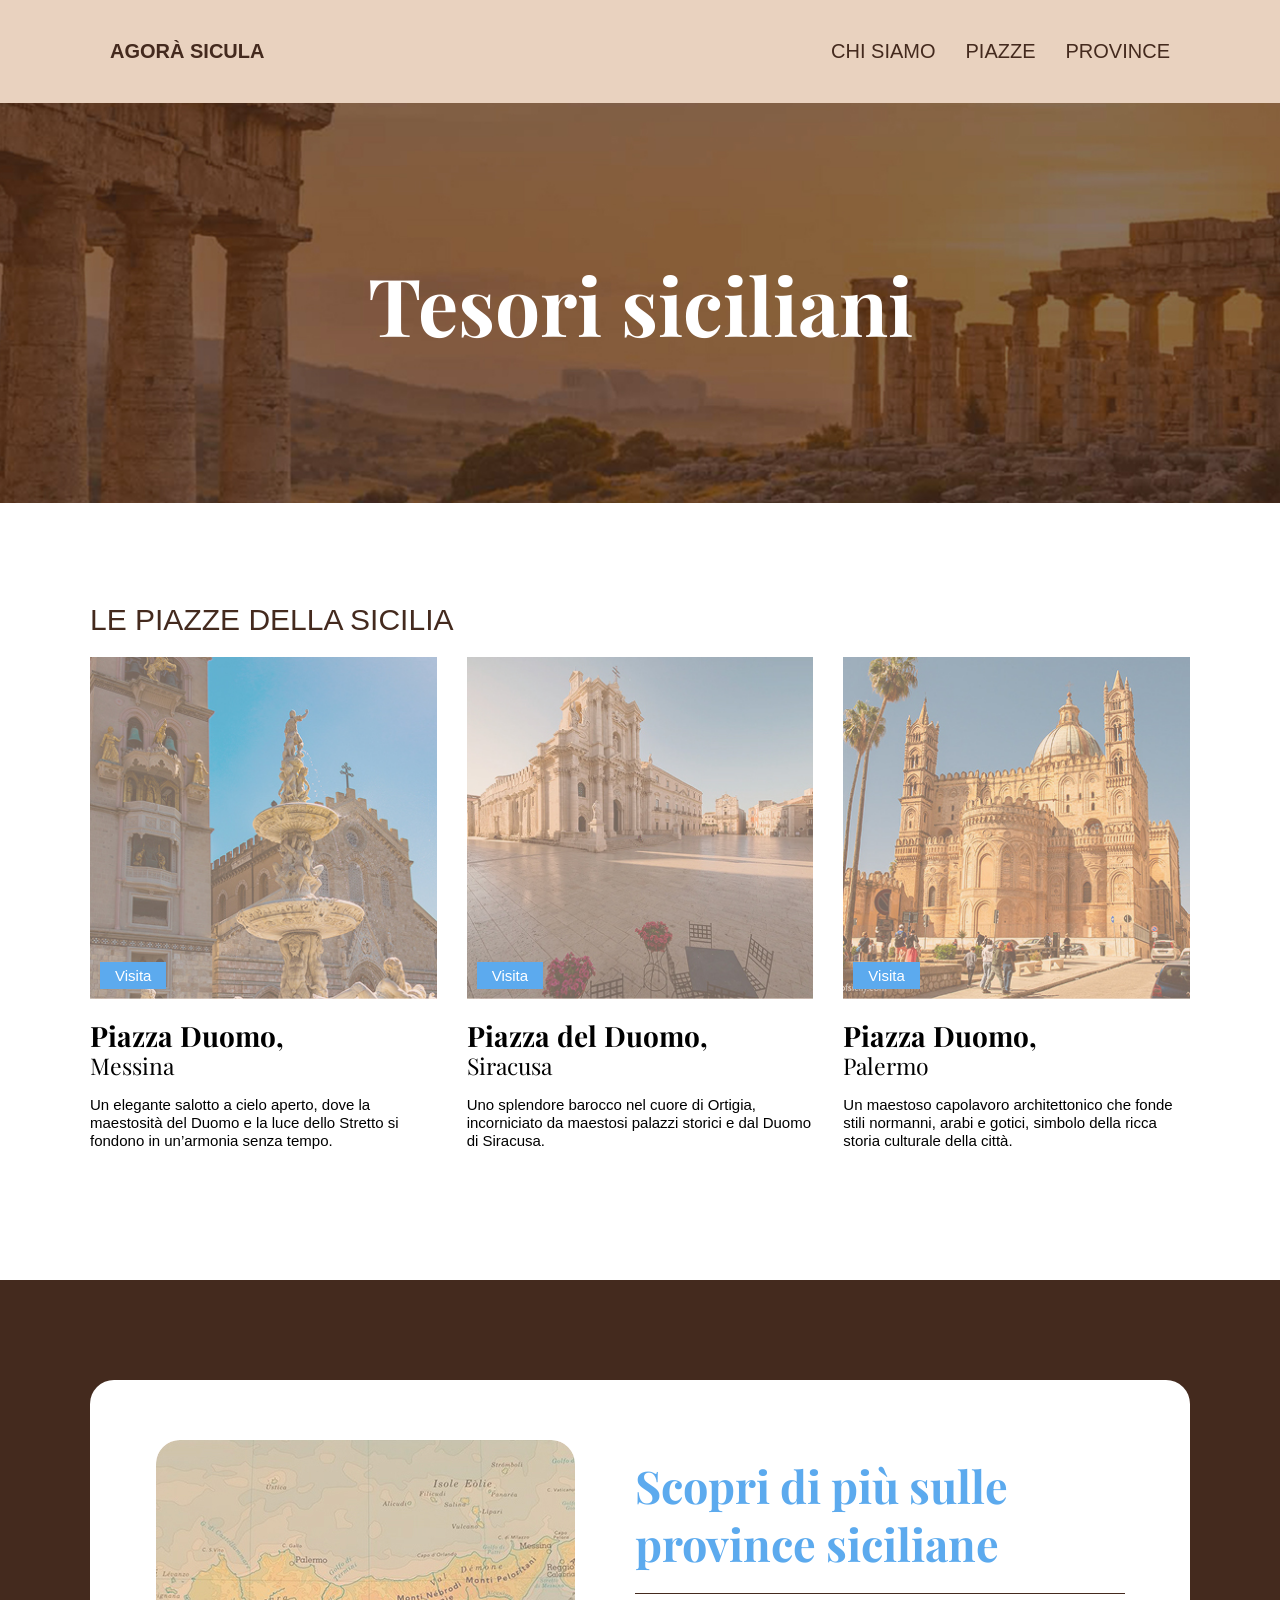
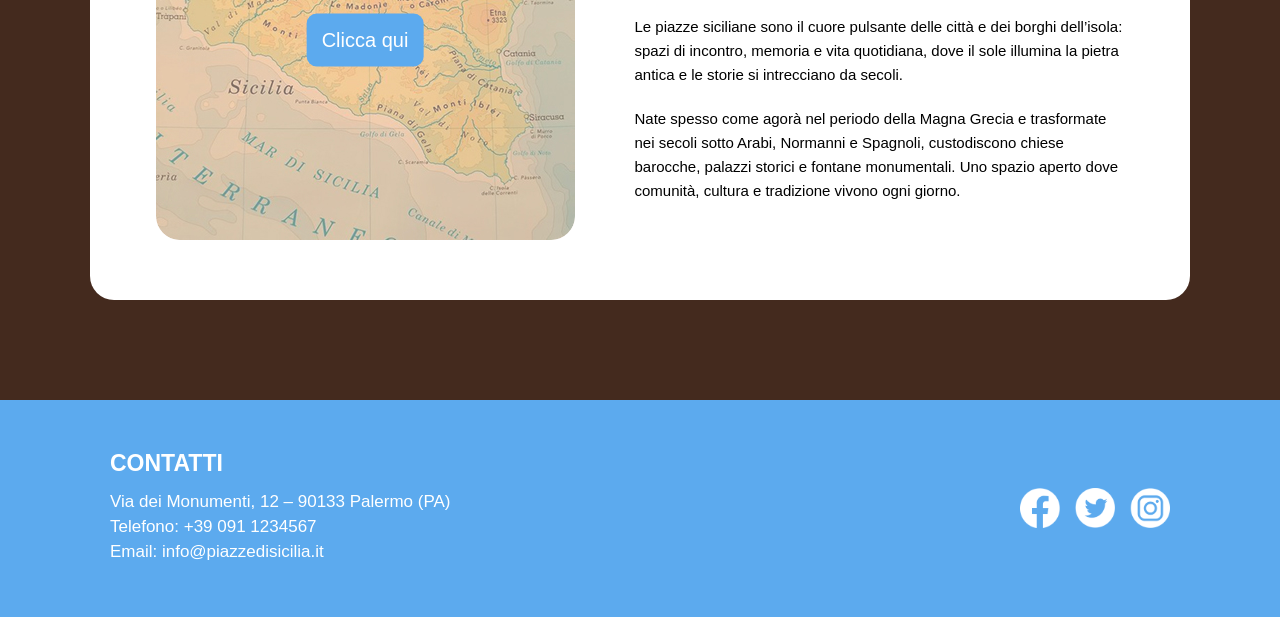
<file: index.html>
<!DOCTYPE html>
<html lang="en">
<head>
    <meta charset="UTF-8">
    <meta name="viewport" content="width=device-width, initial-scale=1.0">
    <title>Agorà Sicula</title>
    <link rel="stylesheet" href="css/style.css">
    <link rel="preconnect" href="https://fonts.googleapis.com">
    <link rel="preconnect" href="https://fonts.gstatic.com" crossorigin>
    <link href="https://fonts.googleapis.com/css2?family=Playfair+Display:ital,wght@0,400..900;1,400..900&display=swap" rel="stylesheet">
</head>
<body>
    <header>    
        <div class="textheader">
            <p><a href="index.html">Agorà Sicula</a></p>
        <nav>
            <ul>
                <li><a href="contatti.html">chi siamo</a></li>
                <li><a href="piazze.html">piazze</a></li>
                <li><a href="province.html">province</a></li>
            </ul>
        </nav> 
        </div>
    </header>
    <main>
        <section class="hero">
         <div class="hero_img">
                <img src="img/hero.jpg" alt="">
            </div>
            <div class="hero_text">
                <h1>Tesori siciliani</h1>
            </div>
        </section>
        <section class="cardhome">
    <h1>Le piazze della Sicilia</h1>

    <div class="card_contenitore">

        <div class="card_item">
            <a href="piazzamessina.html" class="card_link">
                <div class="card_img">
                    <img src="img/fotohome1.jpg" alt="Piazza Duomo Messina">
                    <p>Visita</p>
                </div>
                <div class="card_text">
                    <h2>Piazza Duomo,</h2>
                    <h3>Messina</h3>
                    <p>
                        Un elegante salotto a cielo aperto, dove la maestosità del Duomo e la luce dello Stretto si fondono in un’armonia senza tempo.
                    </p>
                </div>
            </a>
        </div>

        <div class="card_item">
            <a href="piazzasiracusa.html" class="card_link">
                <div class="card_img">
                    <img src="img/fotohome2.jpg" alt="Piazza Duomo Siracusa">
                    <p>Visita</p>
                </div>
                <div class="card_text">
                    <h2>Piazza del Duomo,</h2>
                    <h3>Siracusa</h3>
                    <p>
                        Uno splendore barocco nel cuore di Ortigia, incorniciato da maestosi palazzi storici e dal Duomo di Siracusa.
                    </p>
                </div>
            </a>
        </div>

        <div class="card_item">
            <a href="piazzapalermo.html" class="card_link">
                <div class="card_img">
                    <img src="img/fotohome3.jpg" alt="Piazza Duomo Palermo">
                    <p>Visita</p>
                </div>
                <div class="card_text">
                    <h2>Piazza Duomo,</h2>
                    <h3>Palermo</h3>
                    <p>
                        Un maestoso capolavoro architettonico che fonde stili normanni, arabi e gotici, simbolo della ricca storia culturale della città.
                    </p>
                </div>
            </a>
        </div>

    </div>
</section>
        <section class="info">
            <div class="info_contenitore">
            <div class="info_img">
                <img src="img/CartinaSicilia.jpg" alt="">
                <a href="province.html">Clicca qui</a>
            </div>
            <div class="info_text">
                <h2>Scopri di più sulle province siciliane</h2>
                    <p>Le piazze siciliane sono il cuore pulsante delle città e dei borghi dell’isola: spazi di incontro, memoria e vita quotidiana, dove il sole illumina la pietra antica e le storie si intrecciano da secoli.</p>
                    <p>Nate spesso come agorà nel periodo della Magna Grecia e trasformate nei secoli sotto Arabi, Normanni e Spagnoli, custodiscono chiese barocche, palazzi storici e fontane monumentali. Uno spazio aperto dove comunità, cultura e tradizione vivono ogni giorno.</p>
            </div>
            </div>
        </section>
    </main>
    <footer>
        <div class="footer_contenitore">
            <div class="footer_text">
            <h3>Contatti</h3>
            <p>Via dei Monumenti, 12 – 90133 Palermo (PA)</p>
            <p>Telefono: +39 091 1234567</p>
            <p> Email: info@piazzedisicilia.it</p>
        </div>
            <img src="img/icone.png" alt="">
        </div>
    </footer>
</body>
</html>
</file>
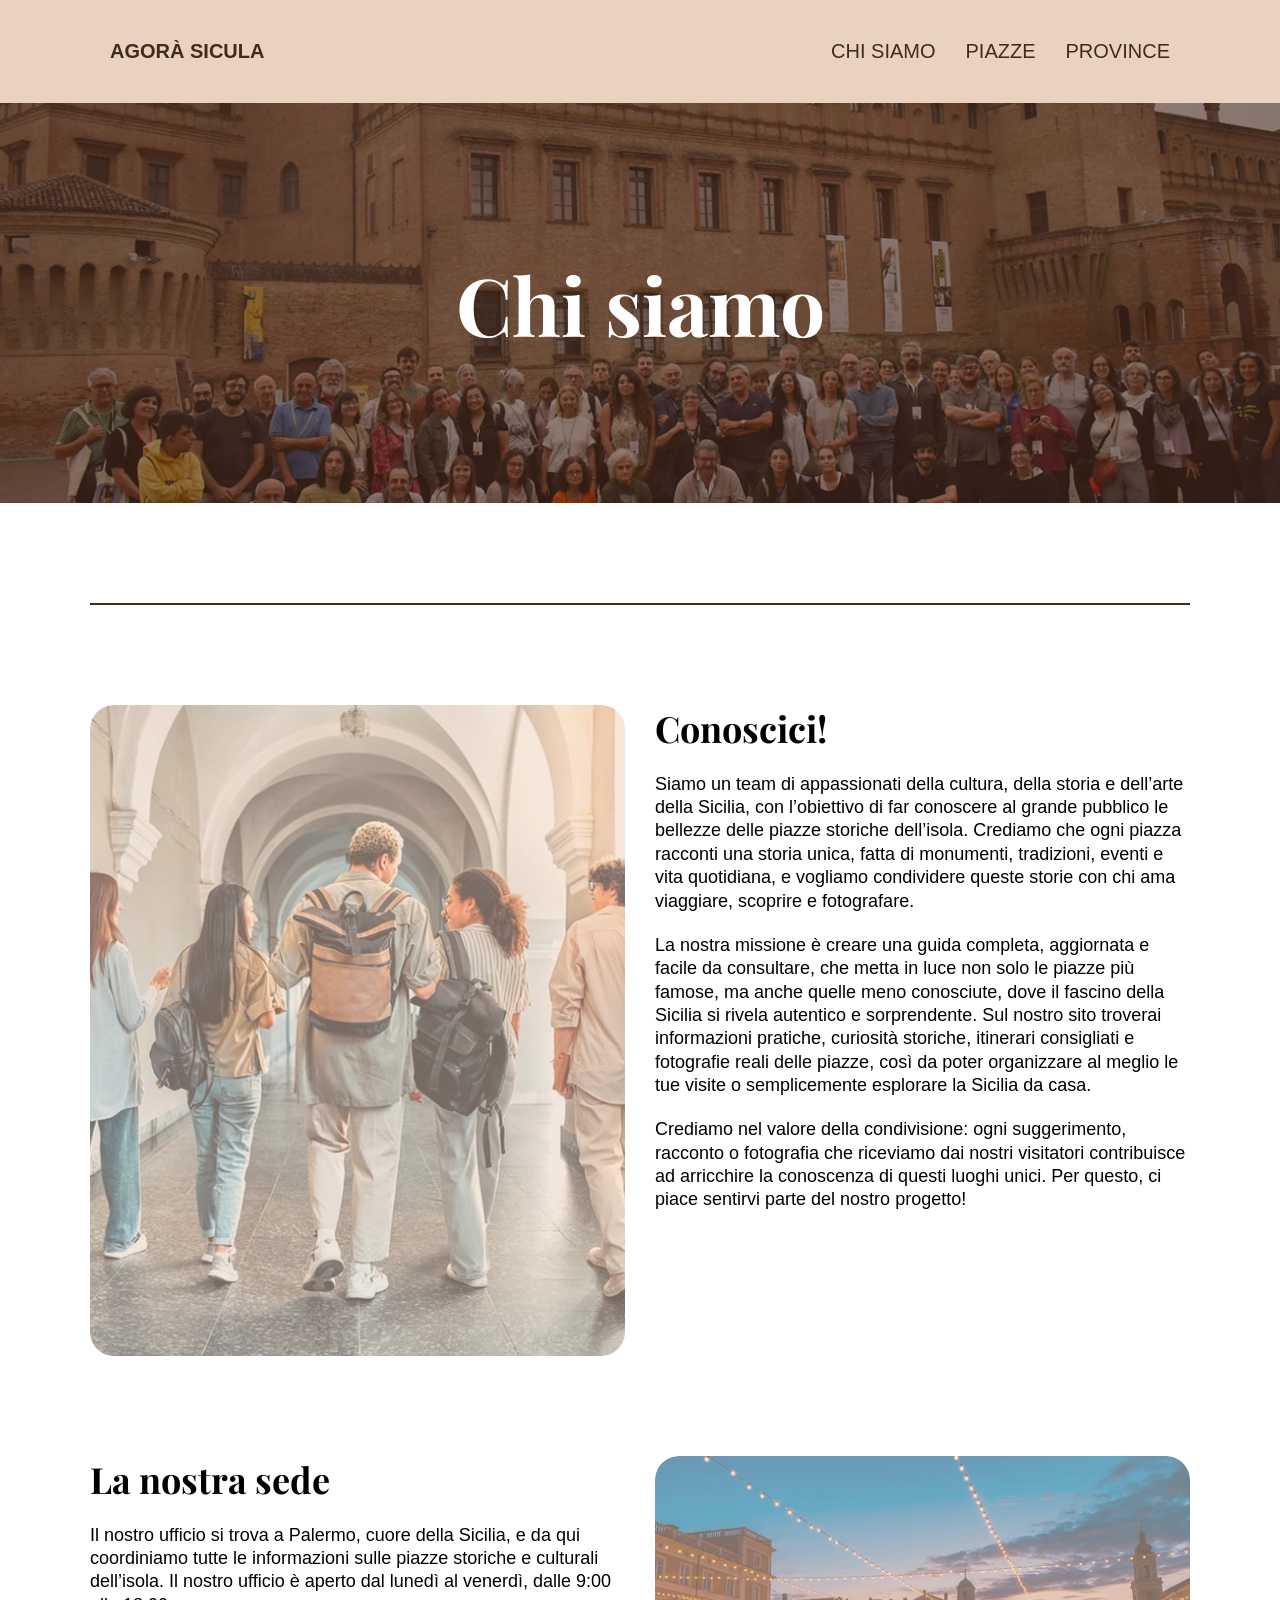
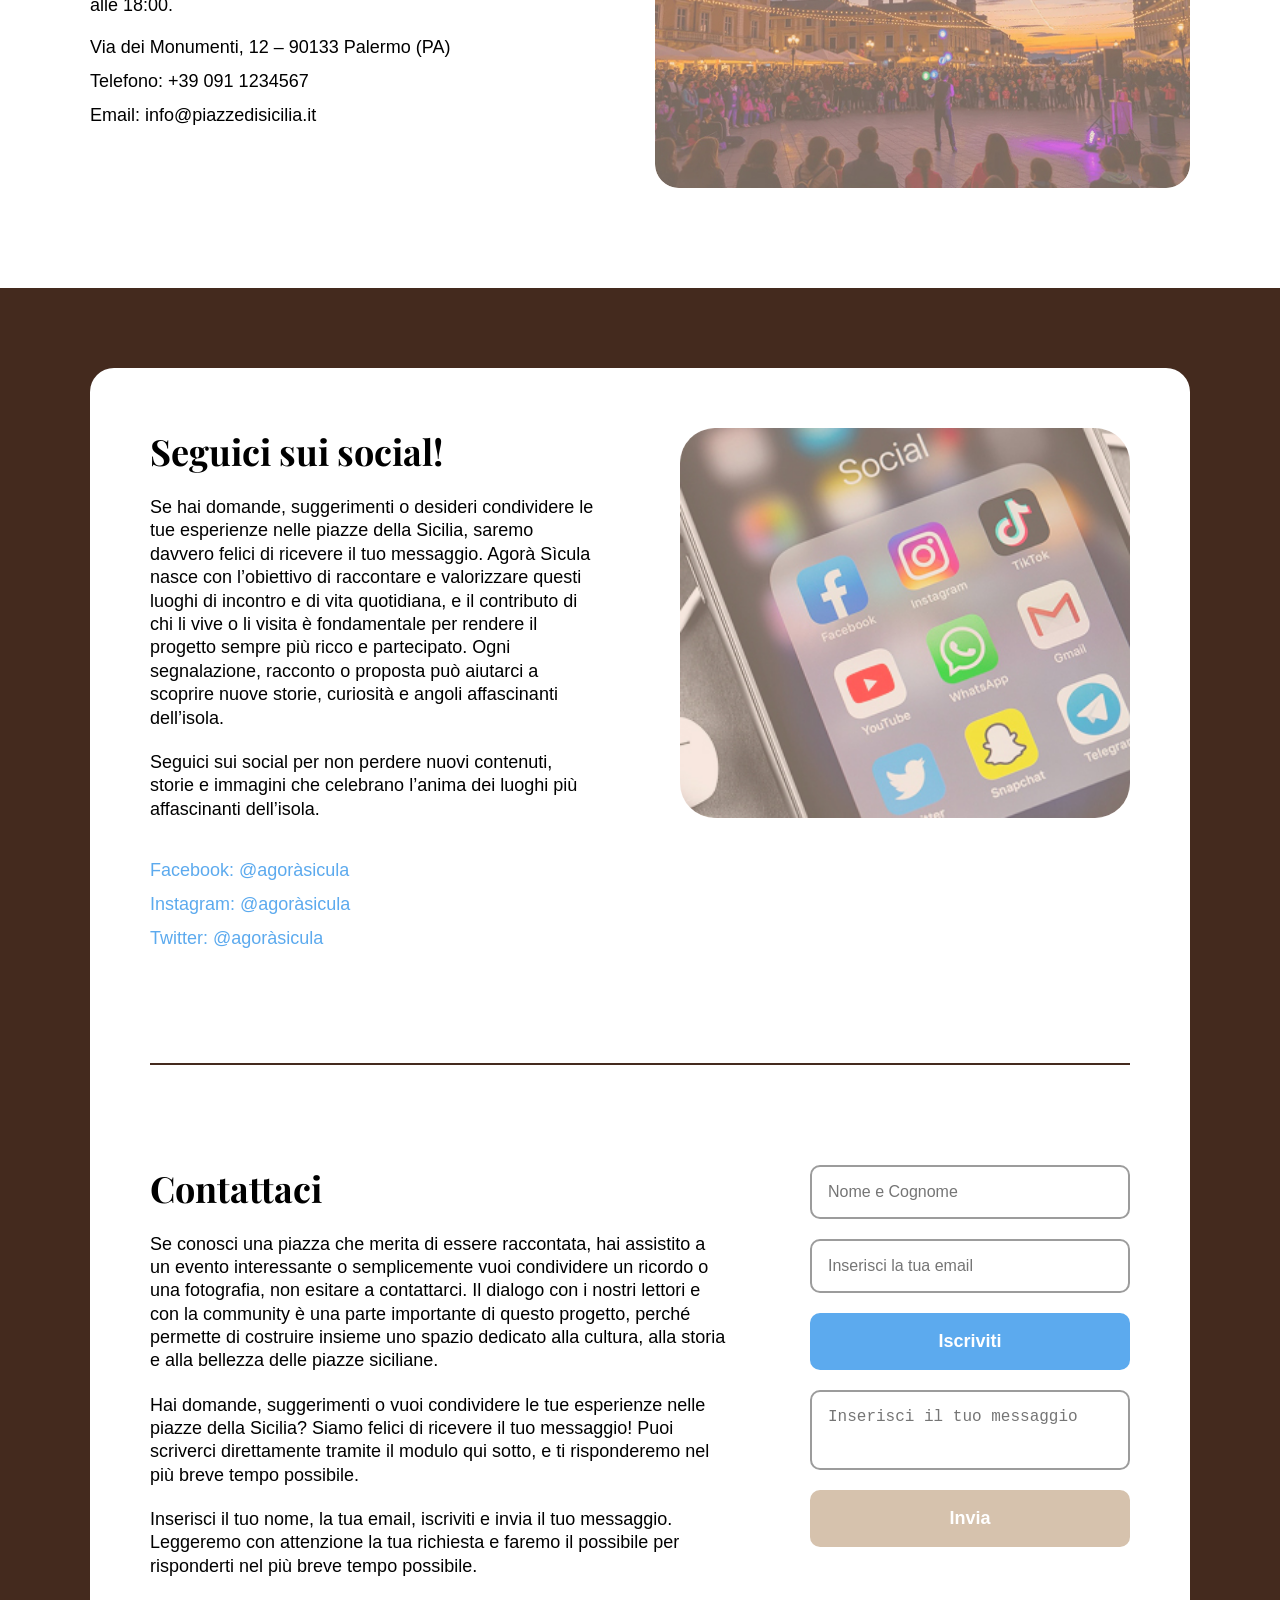
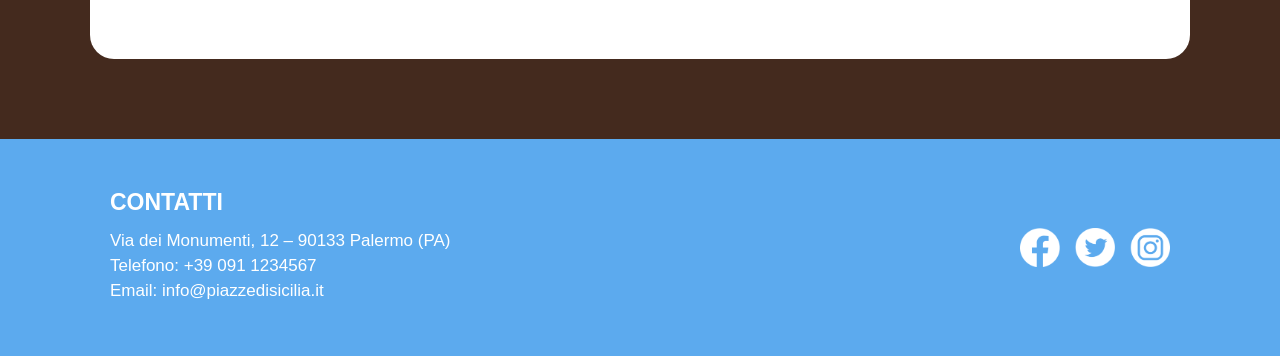
<file: contatti.html>
<!DOCTYPE html>
<html lang="en">
<head>
    <meta charset="UTF-8">
    <meta name="viewport" content="width=device-width, initial-scale=1.0">
    <title>Agorà Sicula</title>
    <link rel="stylesheet" href="css/style.css">
    <link rel="preconnect" href="https://fonts.googleapis.com">
    <link rel="preconnect" href="https://fonts.gstatic.com" crossorigin>
    <link href="https://fonts.googleapis.com/css2?family=Playfair+Display:ital,wght@0,400..900;1,400..900&display=swap" rel="stylesheet">
</head>
<body>
    
        <header>    
        <div class="textheader">
            <p><a href="index.html">Agorà Sicula</a></p>
        <nav>
            <ul>
                <li><a href="contatti.html">chi siamo</a></li>
                <li><a href="piazze.html">piazze</a></li>
                <li><a href="province.html">province</a></li>
            </ul>
        </nav> 
        </div>
    </header>

    <main>
            <section class="hero">
         <div class="hero_img">
                <img src="img/hero_contatti.jpg" alt="">
            </div>
            <div class="hero_text">
                <h1>Chi siamo</h1>
            </div>
        </section>
        <div class="divider"></div>
         <section class="content">
            <div class="content_img">
                <img src="img/fotocontatti1.jpg" alt="">
            </div>
            <div class="content_text">
                <h1>Conoscici!</h1>
                <p>Siamo un team di appassionati della cultura, della storia e dell’arte della Sicilia, con l’obiettivo di far conoscere al grande pubblico le bellezze delle piazze storiche dell’isola. Crediamo che ogni piazza racconti una storia unica, fatta di monumenti, tradizioni, eventi e vita quotidiana, e vogliamo condividere queste storie con chi ama viaggiare, scoprire e fotografare.</p>
                <p>La nostra missione è creare una guida completa, aggiornata e facile da consultare, che metta in luce non solo le piazze più famose, ma anche quelle meno conosciute, dove il fascino della Sicilia si rivela autentico e sorprendente. Sul nostro sito troverai informazioni pratiche, curiosità storiche, itinerari consigliati e fotografie reali delle piazze, così da poter organizzare al meglio le tue visite o semplicemente esplorare la Sicilia da casa.</p>
                <p>Crediamo nel valore della condivisione: ogni suggerimento, racconto o fotografia che riceviamo dai nostri visitatori contribuisce ad arricchire la conoscenza di questi luoghi unici. Per questo, ci piace sentirvi parte del nostro progetto!</p>
            </div>
        </section>
         <section class="content">
            <div class="content_text">
                <h1>La nostra sede</h1>
                <p>Il nostro ufficio si trova a Palermo, cuore della Sicilia, e da qui coordiniamo tutte le informazioni sulle piazze storiche e culturali dell’isola. Il nostro ufficio è aperto dal lunedì al venerdì, dalle 9:00 alle 18:00.</p>
                <div class="contatti">
                <p>Via dei Monumenti, 12 – 90133 Palermo (PA)</p>
                <p>Telefono: +39 091 1234567</p>
                <p>Email: info@piazzedisicilia.it</p>
                </div>
            </div>
             <div class="content_img">
                <img src="img/fotocontatti2.jpg" alt="">
            </div>
        </section>
        <section class="info_contatti">
            <div class="info_contatti_contenitore">
                <div class="info_contatti_item">
                <div class="info_contatti_text">
                <h2>Seguici sui social!</h2>
                <p>Se hai domande, suggerimenti o desideri condividere le tue esperienze nelle piazze della Sicilia, saremo davvero felici di ricevere il tuo messaggio. Agorà Sìcula nasce con l’obiettivo di raccontare e valorizzare questi luoghi di incontro e di vita quotidiana, e il contributo di chi li vive o li visita è fondamentale per rendere il progetto sempre più ricco e partecipato. Ogni segnalazione, racconto o proposta può aiutarci a scoprire nuove storie, curiosità e angoli affascinanti dell’isola.</p>
                <p>Seguici sui social per non perdere nuovi contenuti, storie e immagini che celebrano l’anima dei luoghi più affascinanti dell’isola.</p>
                <div class="social">
                        <p>Facebook: @agoràsicula</p>
                        <p>Instagram: @agoràsicula</p>
                        <p>Twitter: @agoràsicula</p>
                </div>
            </div>
            <div class="info_contatti_img">
                <img src="img/fotocontatti3.jpg" alt=""> 
            </div>
            </div>
            <div class="divider_contatti"></div>
              <div class="info_contatti_item">
                <div class="info_contatti_text">
                <h2>Contattaci</h2>
                <p>Se conosci una piazza che merita di essere raccontata, hai assistito a un evento interessante o semplicemente vuoi condividere un ricordo o una fotografia, non esitare a contattarci. Il dialogo con i nostri lettori e con la community è una parte importante di questo progetto, perché permette di costruire insieme uno spazio dedicato alla cultura, alla storia e alla bellezza delle piazze siciliane.</p>
                <p>Hai domande, suggerimenti o vuoi condividere le tue esperienze nelle piazze della Sicilia? Siamo felici di ricevere il tuo messaggio! Puoi scriverci direttamente tramite il modulo qui sotto, e ti risponderemo nel più breve tempo possibile.</p>
                <p>Inserisci il tuo nome, la tua email, iscriviti e invia il tuo messaggio. Leggeremo con attenzione la tua richiesta e faremo il possibile per risponderti nel più breve tempo possibile.</p>
            </div>
            <div class="contact-form">
                 <input type="text" placeholder="Nome e Cognome" required>
                 <input type="email" placeholder="Inserisci la tua email" required>
                 <button type="button" class="button-blue">Iscriviti</button>
                 <textarea placeholder="Inserisci il tuo messaggio" rows="4"></textarea>
                 <button type="submit" class="button-beige">Invia</button>
            </div>
            </div>
            </div>
        </section>
    </main>
        
    <footer>
        <div class="footer_contenitore">
            <div class="footer_text">
            <h3>Contatti</h3>
            <p>Via dei Monumenti, 12 – 90133 Palermo (PA)</p>
            <p>Telefono: +39 091 1234567</p>
            <p> Email: info@piazzedisicilia.it</p>
        </div>
            <img src="img/icone.png" alt="">
        </div>
    </footer>
</body>
</html>
</file>
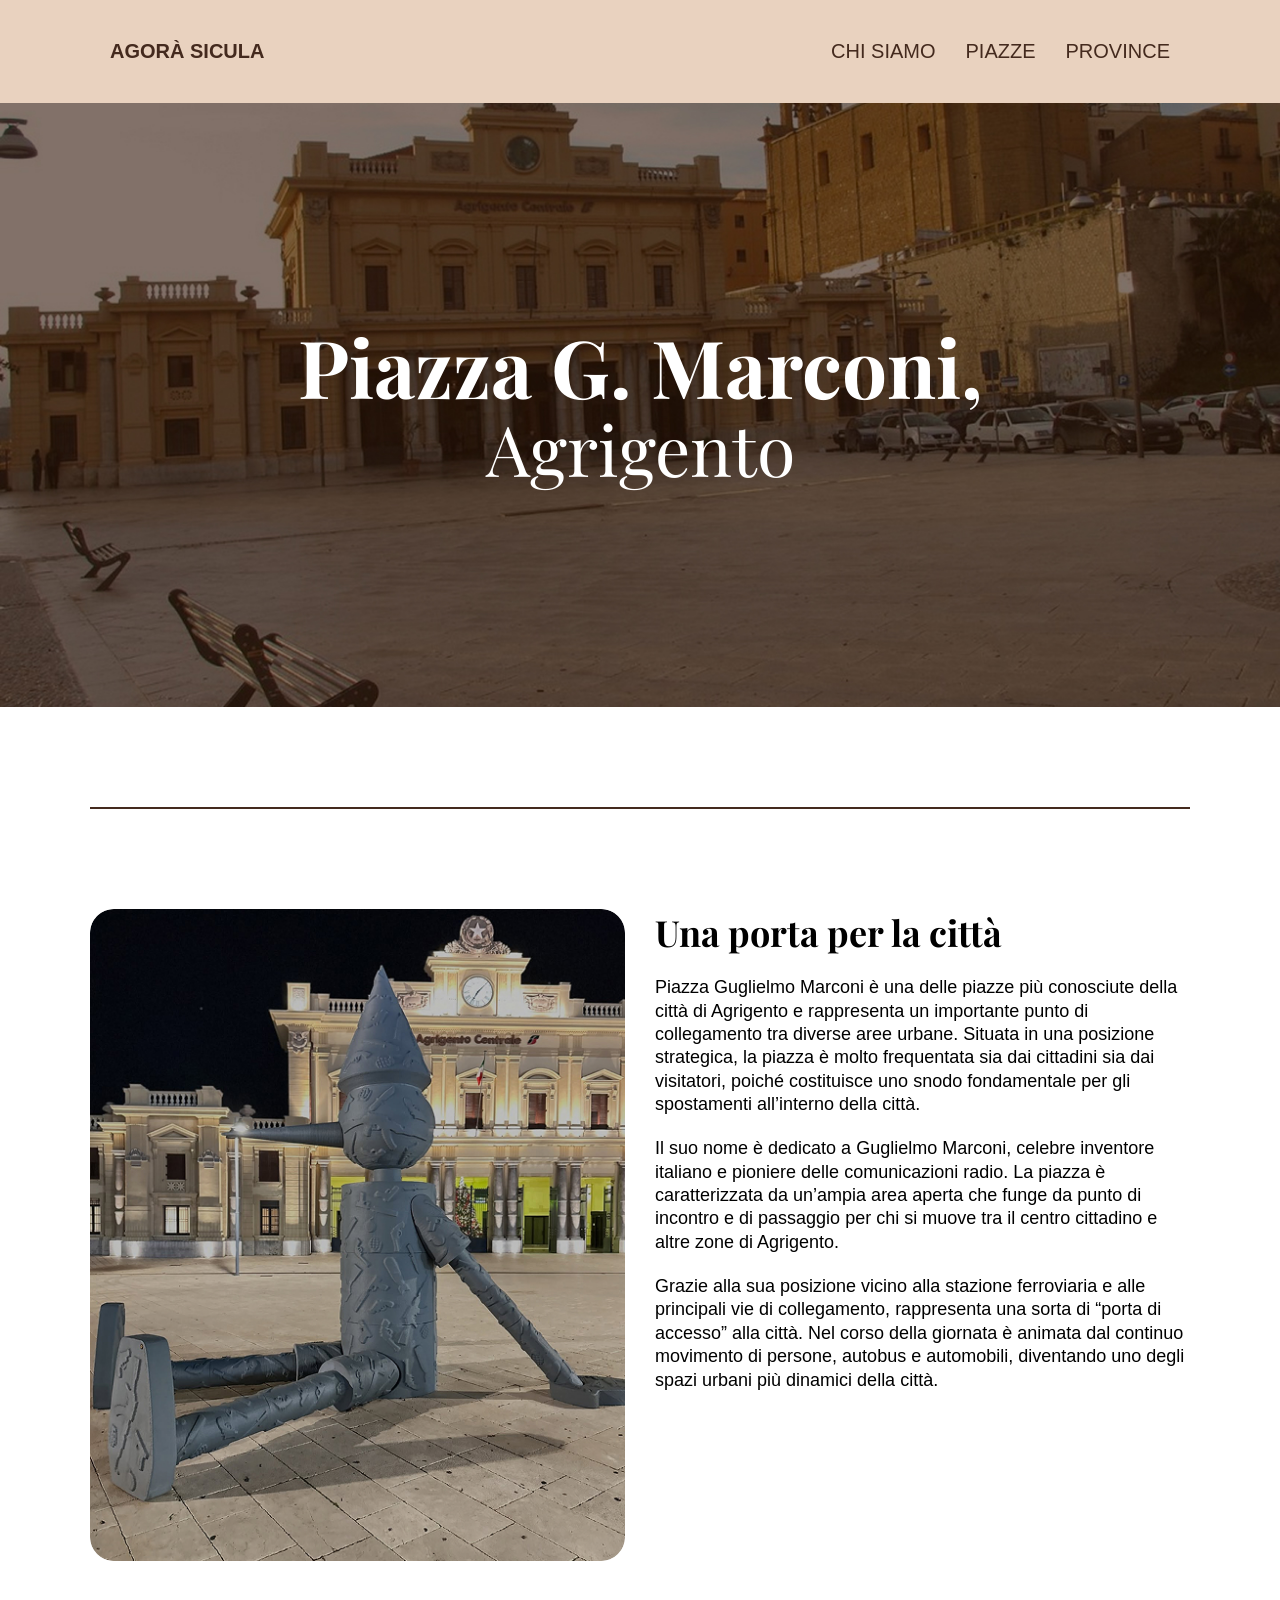
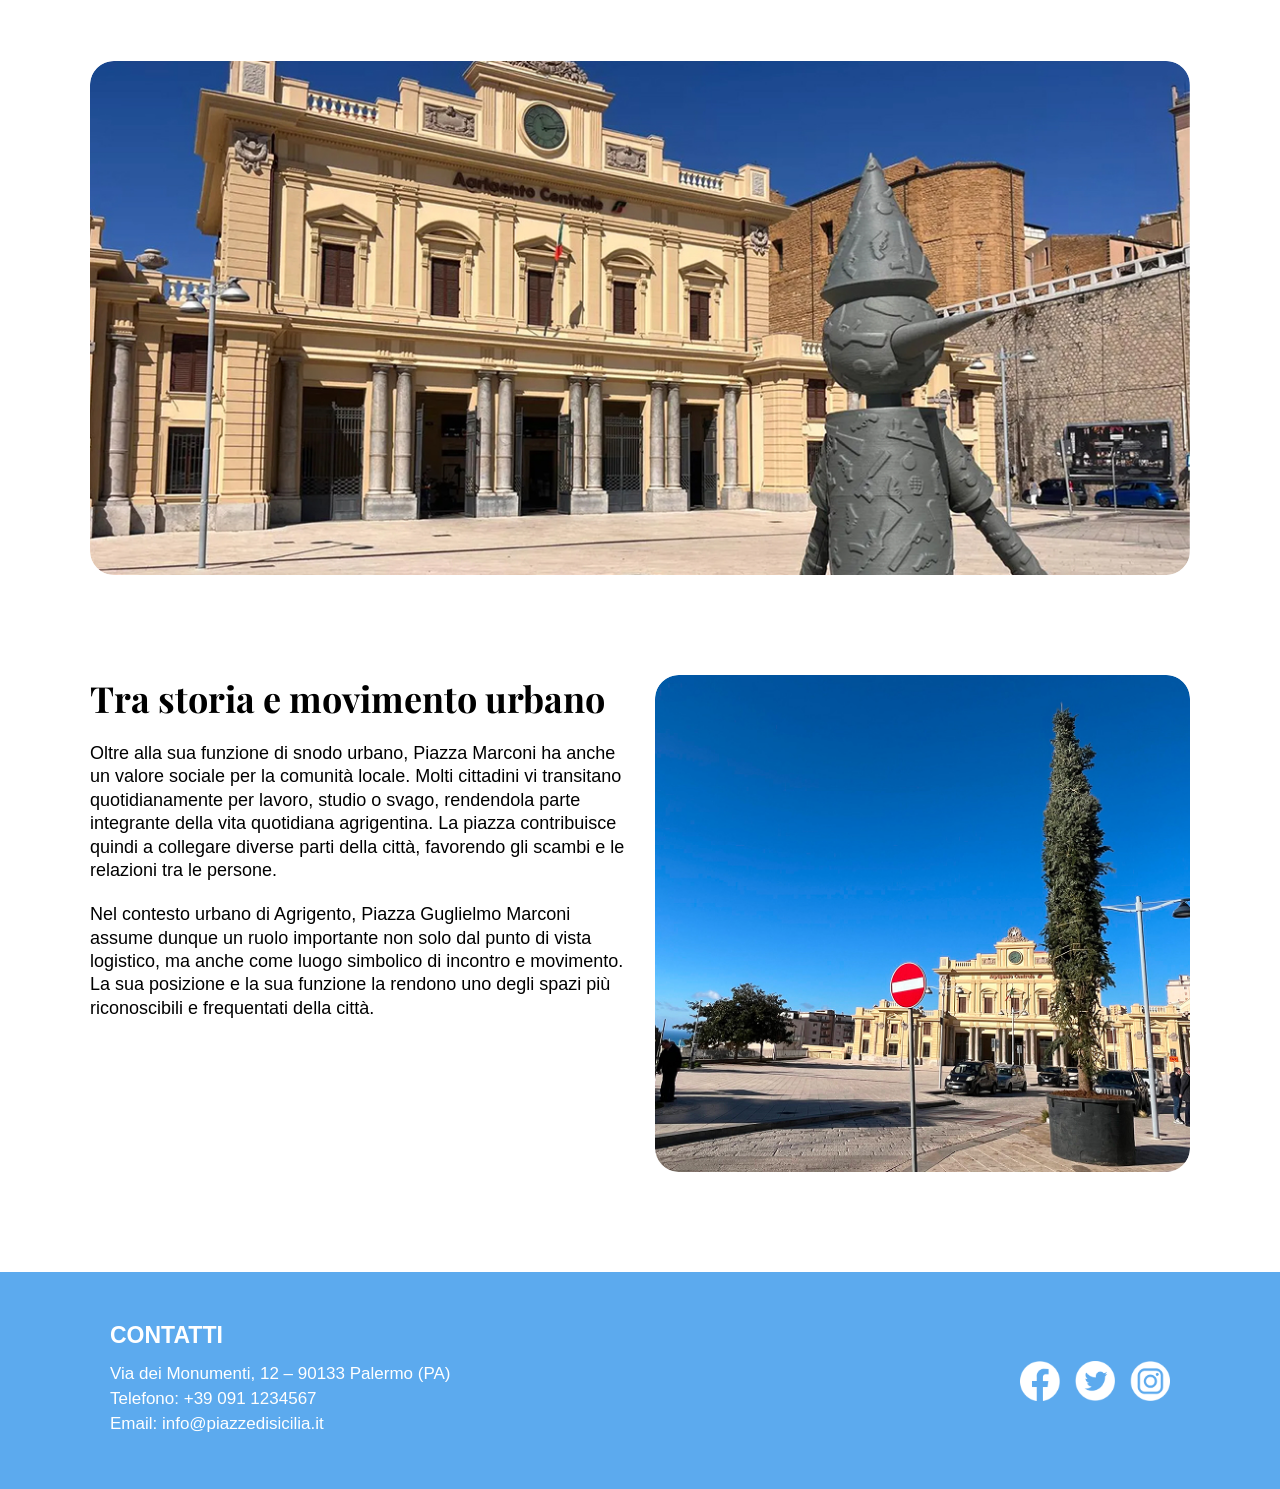
<file: piazzaagrigento.html>
<!DOCTYPE html>
<html lang="en">
<head>
    <meta charset="UTF-8">
    <meta name="viewport" content="width=device-width, initial-scale=1.0">
    <title>Agorà Sicula</title>
    <link rel="stylesheet" href="css/style.css">
    <link rel="preconnect" href="https://fonts.googleapis.com">
    <link rel="preconnect" href="https://fonts.gstatic.com" crossorigin>
    <link href="https://fonts.googleapis.com/css2?family=Playfair+Display:ital,wght@0,400..900;1,400..900&display=swap" rel="stylesheet">
</head>
<body>
    <header>    
        <div class="textheader">
            <p><a href="index.html">Agorà Sicula</a></p>
        <nav>
            <ul>
                <li><a href="contatti.html">chi siamo</a></li>
                <li><a href="piazze.html">piazze</a></li>
                <li><a href="province.html">province</a></li>
            </ul>
        </nav> 
        </div>
    </header>

    <main>
        <section class="hero_tre">
         <div class="hero_tre_img">
                <img src="img/hero_agrigento.jpg" alt="">
            </div>
            <div class="hero_tre_text">
                <h1>Piazza G. Marconi,</h1>
                <h2>Agrigento</h2>
            </div>
        </section>
        <div class="divider"></div>
        <section class="content">
            <div class="content_img">
                <img src="img/fotoagrigento1.jpg" alt="">
            </div>
            <div class="content_text">
                <h1>Una porta per la città</h1>
                <p>Piazza Guglielmo Marconi è una delle piazze più conosciute della città di Agrigento e rappresenta un importante punto di collegamento tra diverse aree urbane. Situata in una posizione strategica, la piazza è molto frequentata sia dai cittadini sia dai visitatori, poiché costituisce uno snodo fondamentale per gli spostamenti all’interno della città.</p>
                <p>Il suo nome è dedicato a Guglielmo Marconi, celebre inventore italiano e pioniere delle comunicazioni radio. La piazza è caratterizzata da un’ampia area aperta che funge da punto di incontro e di passaggio per chi si muove tra il centro cittadino e altre zone di Agrigento.</p>
                <p>Grazie alla sua posizione vicino alla stazione ferroviaria e alle principali vie di collegamento, rappresenta una sorta di “porta di accesso” alla città. Nel corso della giornata è animata dal continuo movimento di persone, autobus e automobili, diventando uno degli spazi urbani più dinamici della città.</p>
            </div>
        </section>
        <section class="img_centrale">
            <img src="img/fotoagrigento2.jpg" alt="">
        </section>
         <section class="content">
            <div class="content_text">
                <h1>Tra storia e movimento urbano</h1>
                <p>Oltre alla sua funzione di snodo urbano, Piazza Marconi ha anche un valore sociale per la comunità locale. Molti cittadini vi transitano quotidianamente per lavoro, studio o svago, rendendola parte integrante della vita quotidiana agrigentina. La piazza contribuisce quindi a collegare diverse parti della città, favorendo gli scambi e le relazioni tra le persone.</p>
                <p>Nel contesto urbano di Agrigento, Piazza Guglielmo Marconi assume dunque un ruolo importante non solo dal punto di vista logistico, ma anche come luogo simbolico di incontro e movimento. La sua posizione e la sua funzione la rendono uno degli spazi più riconoscibili e frequentati della città.</p>
            </div>
            <div class="content_img">
                <img src="img/fotoagrigento3.jpg" alt="">
            </div>
        </section>
        </main>
        
    <footer>
        <div class="footer_contenitore">
            <div class="footer_text">
            <h3>Contatti</h3>
            <p>Via dei Monumenti, 12 – 90133 Palermo (PA)</p>
            <p>Telefono: +39 091 1234567</p>
            <p> Email: info@piazzedisicilia.it</p>
        </div>
            <img src="img/icone.png" alt="">
        </div>
    </footer>
      <div id="lightbox">
    <div class="lightbox-content">
        <span id="close-lightbox">&times;</span>
        <img id="lightbox-img">
    </div>
</div>

<script>
const images = document.querySelectorAll("img");
const lightbox = document.getElementById("lightbox");
const lightboxImg = document.getElementById("lightbox-img");
const closeBtn = document.getElementById("close-lightbox");

images.forEach(img => {
    img.addEventListener("click", () => {
        lightbox.style.display = "flex";
        lightboxImg.src = img.src;
    });
});

closeBtn.addEventListener("click", () => {
    lightbox.style.display = "none";
});
</script>
</body>
</html>
</file>
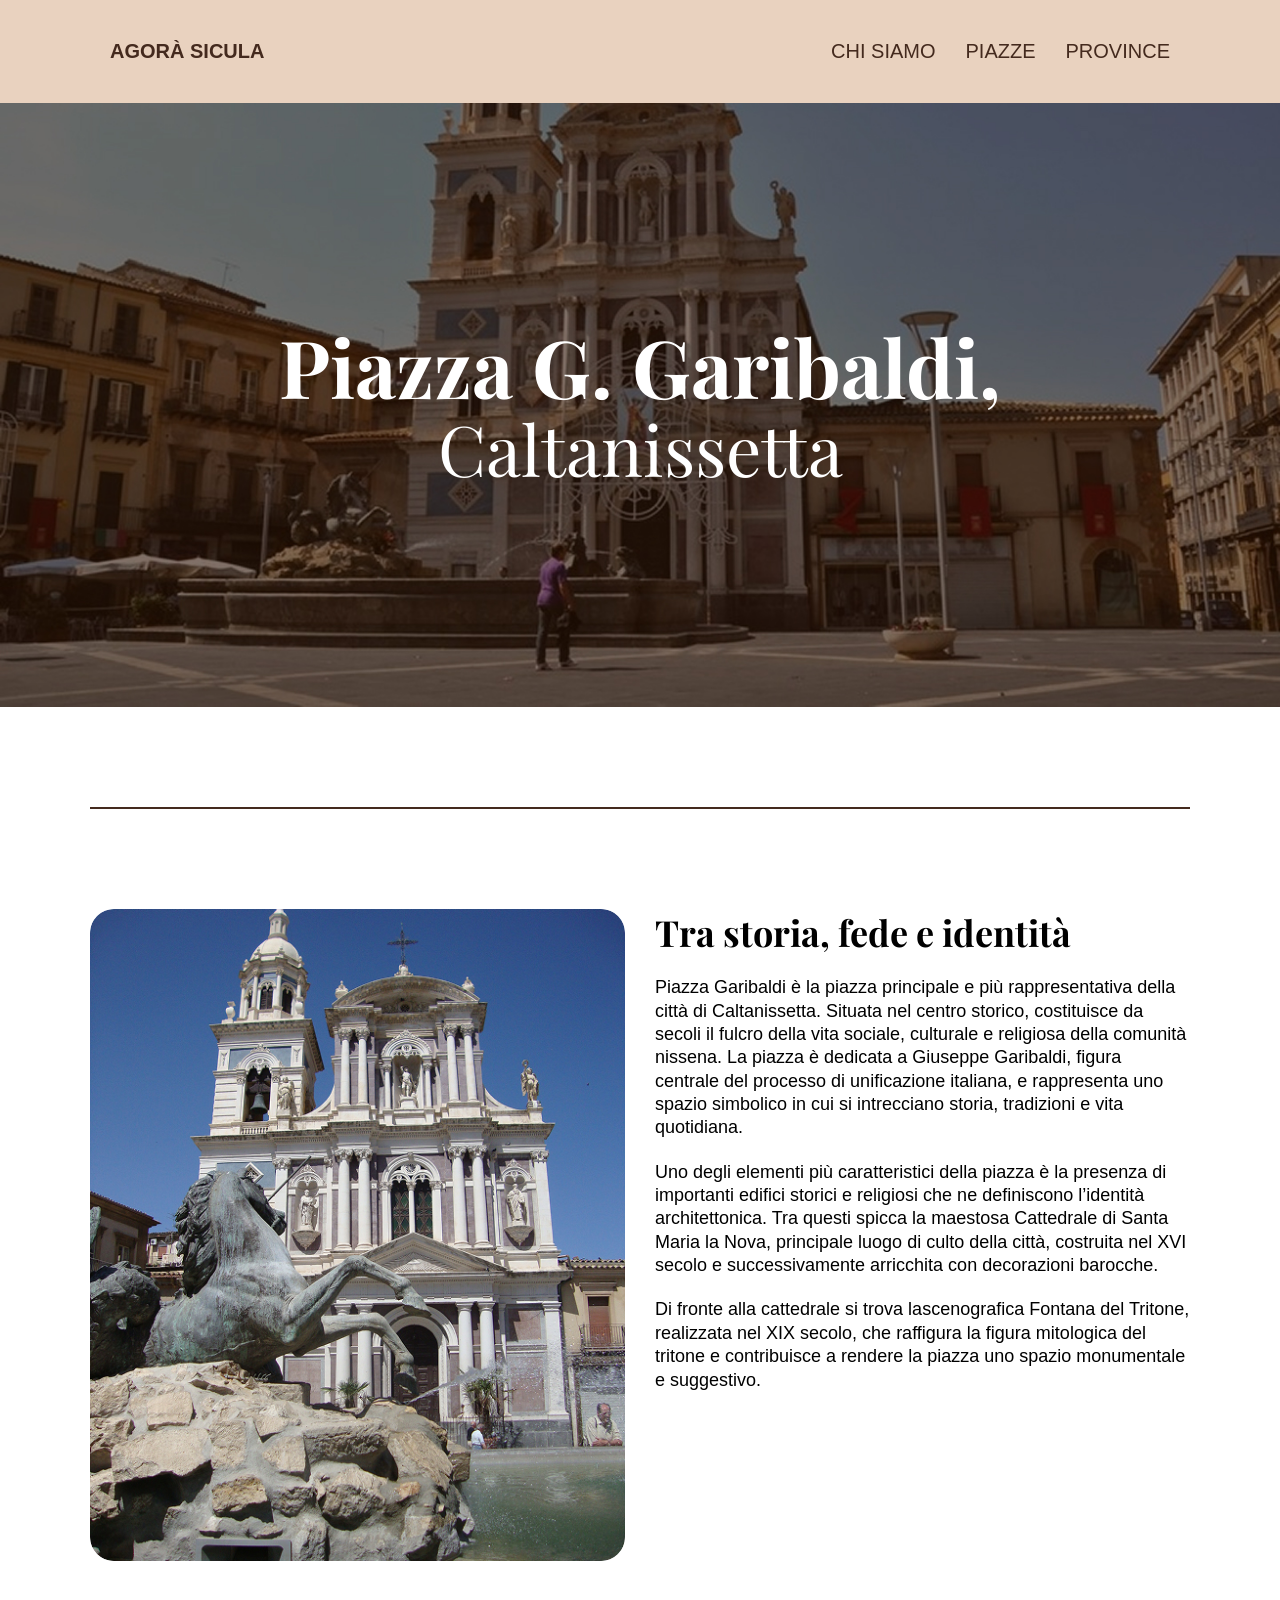
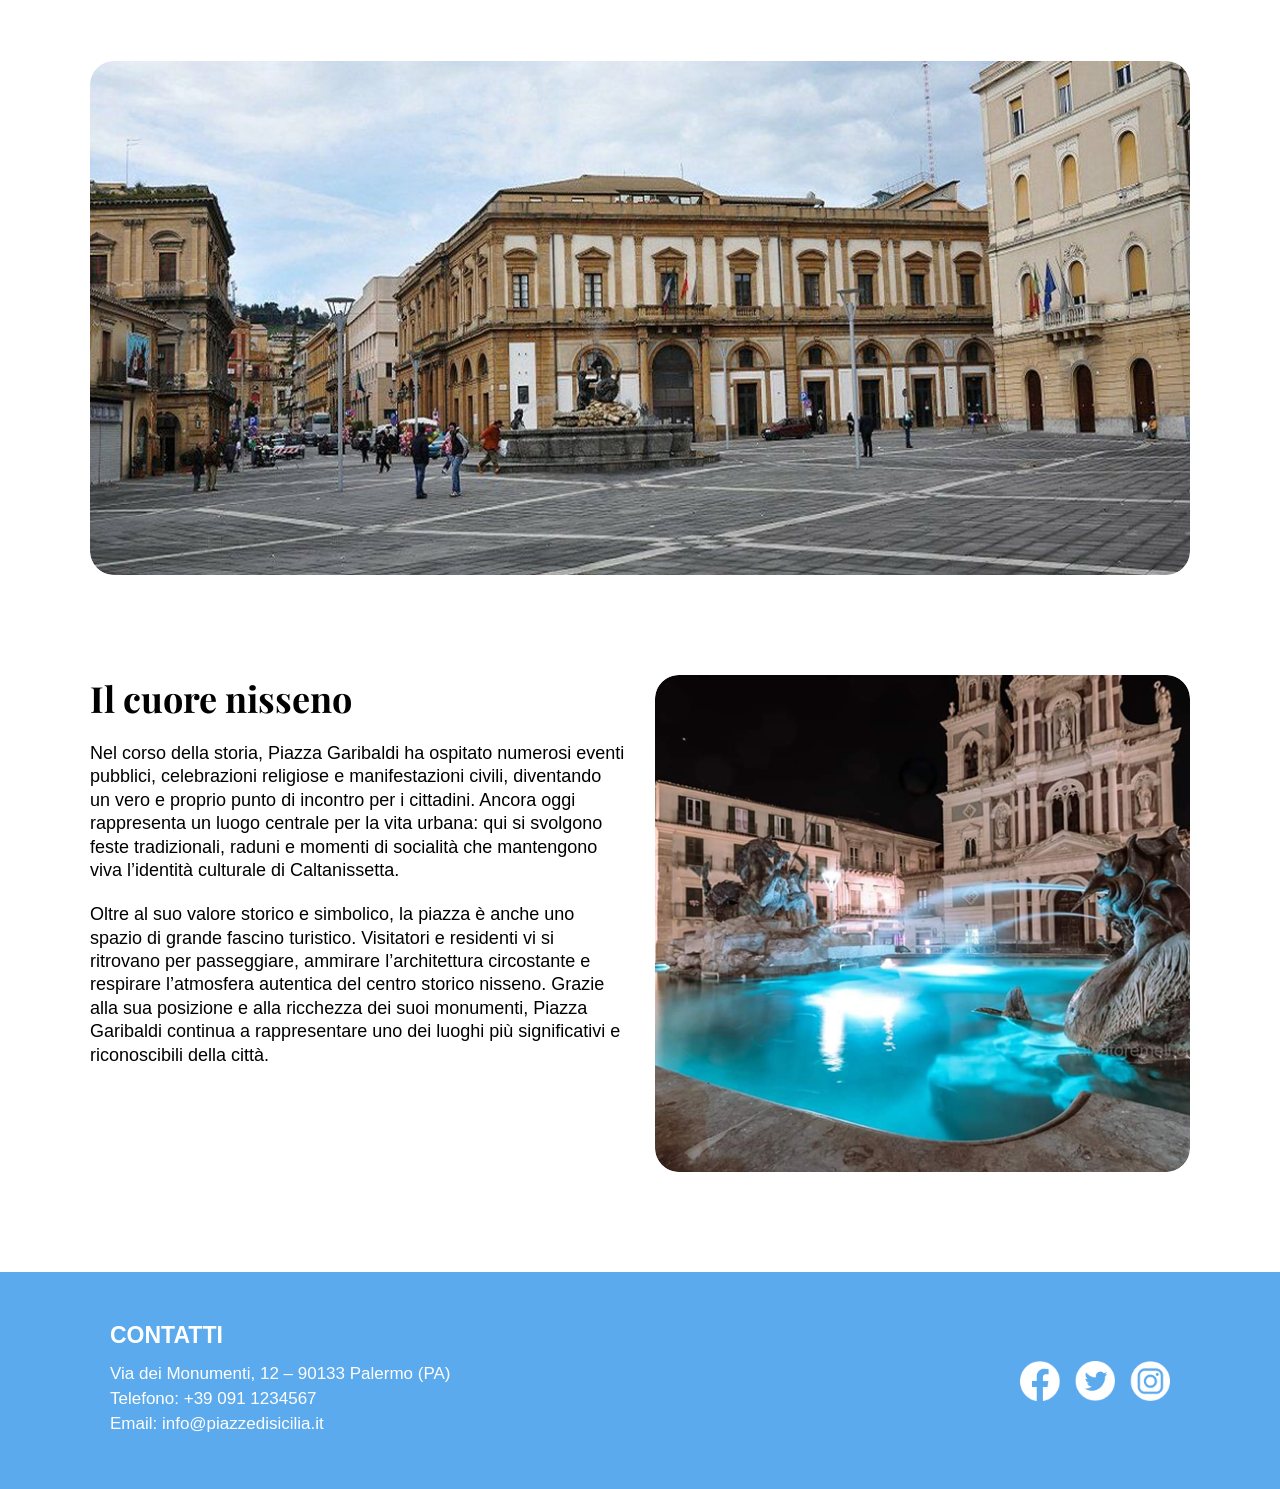
<file: piazzacaltanissetta.html>
<!DOCTYPE html>
<html lang="en">
<head>
    <meta charset="UTF-8">
    <meta name="viewport" content="width=device-width, initial-scale=1.0">
    <title>Agorà Sicula</title>
    <link rel="stylesheet" href="css/style.css">
    <link rel="preconnect" href="https://fonts.googleapis.com">
    <link rel="preconnect" href="https://fonts.gstatic.com" crossorigin>
    <link href="https://fonts.googleapis.com/css2?family=Playfair+Display:ital,wght@0,400..900;1,400..900&display=swap" rel="stylesheet">
</head>
<body>
    <header>    
        <div class="textheader">
            <p><a href="index.html">Agorà Sicula</a></p>
        <nav>
            <ul>
                <li><a href="contatti.html">chi siamo</a></li>
                <li><a href="piazze.html">piazze</a></li>
                <li><a href="province.html">province</a></li>
            </ul>
        </nav> 
        </div>
    </header>

    <main>
        <section class="hero_tre">
         <div class="hero_tre_img">
                <img src="img/hero_caltanissetta.jpg" alt="">
            </div>
            <div class="hero_tre_text">
                <h1>Piazza G. Garibaldi,</h1>
                <h2>Caltanissetta</h2>
            </div>
        </section>
        <div class="divider"></div>
        <section class="content">
            <div class="content_img">
                <img src="img/fotocaltanissetta1.jpg" alt="">
            </div>
            <div class="content_text">
                <h1>Tra storia, fede e identità</h1>
                <p>Piazza Garibaldi è la piazza principale e più rappresentativa della città di Caltanissetta. Situata nel centro storico, costituisce da secoli il fulcro della vita sociale, culturale e religiosa della comunità nissena. La piazza è dedicata a Giuseppe Garibaldi, figura centrale del processo di unificazione italiana, e rappresenta uno spazio simbolico in cui si intrecciano storia, tradizioni e vita quotidiana.</p>
                <p>Uno degli elementi più caratteristici della piazza è la presenza di importanti edifici storici e religiosi che ne definiscono l’identità architettonica. Tra questi spicca la maestosa Cattedrale di Santa Maria la Nova, principale luogo di culto della città, costruita nel XVI secolo e successivamente arricchita con decorazioni barocche. </p>
                <p>Di fronte alla cattedrale si trova lascenografica Fontana del Tritone, realizzata nel XIX secolo, che raffigura la figura mitologica del tritone e contribuisce a rendere la piazza uno spazio monumentale e suggestivo.</p>
            </div>
        </section>
        <section class="img_centrale">
            <img src="img/fotocaltanissetta2.jpg" alt="">
        </section>
         <section class="content">
            <div class="content_text">
                <h1>Il cuore nisseno</h1>
                <p>Nel corso della storia, Piazza Garibaldi ha ospitato numerosi eventi pubblici, celebrazioni religiose e manifestazioni civili, diventando un vero e proprio punto di incontro per i cittadini. Ancora oggi rappresenta un luogo centrale per la vita urbana: qui si svolgono feste tradizionali, raduni e momenti di socialità che mantengono viva l’identità culturale di Caltanissetta.</p>
                <p>Oltre al suo valore storico e simbolico, la piazza è anche uno spazio di grande fascino turistico. Visitatori e residenti vi si ritrovano per passeggiare, ammirare l’architettura circostante e respirare l’atmosfera autentica del centro storico nisseno. Grazie alla sua posizione e alla ricchezza dei suoi monumenti, Piazza Garibaldi continua a rappresentare uno dei luoghi più significativi e riconoscibili della città.</p>
            </div>
            <div class="content_img">
                <img src="img/fotocaltanissetta3.jpg" alt="">
            </div>
        </section>
        </main>
        
    <footer>
        <div class="footer_contenitore">
            <div class="footer_text">
            <h3>Contatti</h3>
            <p>Via dei Monumenti, 12 – 90133 Palermo (PA)</p>
            <p>Telefono: +39 091 1234567</p>
            <p> Email: info@piazzedisicilia.it</p>
        </div>
            <img src="img/icone.png" alt="">
        </div>
    </footer>
      <div id="lightbox">
    <div class="lightbox-content">
        <span id="close-lightbox">&times;</span>
        <img id="lightbox-img">
    </div>
</div>

<script>
const images = document.querySelectorAll("img");
const lightbox = document.getElementById("lightbox");
const lightboxImg = document.getElementById("lightbox-img");
const closeBtn = document.getElementById("close-lightbox");

images.forEach(img => {
    img.addEventListener("click", () => {
        lightbox.style.display = "flex";
        lightboxImg.src = img.src;
    });
});

closeBtn.addEventListener("click", () => {
    lightbox.style.display = "none";
});
</script>
</body>
</html>
</file>
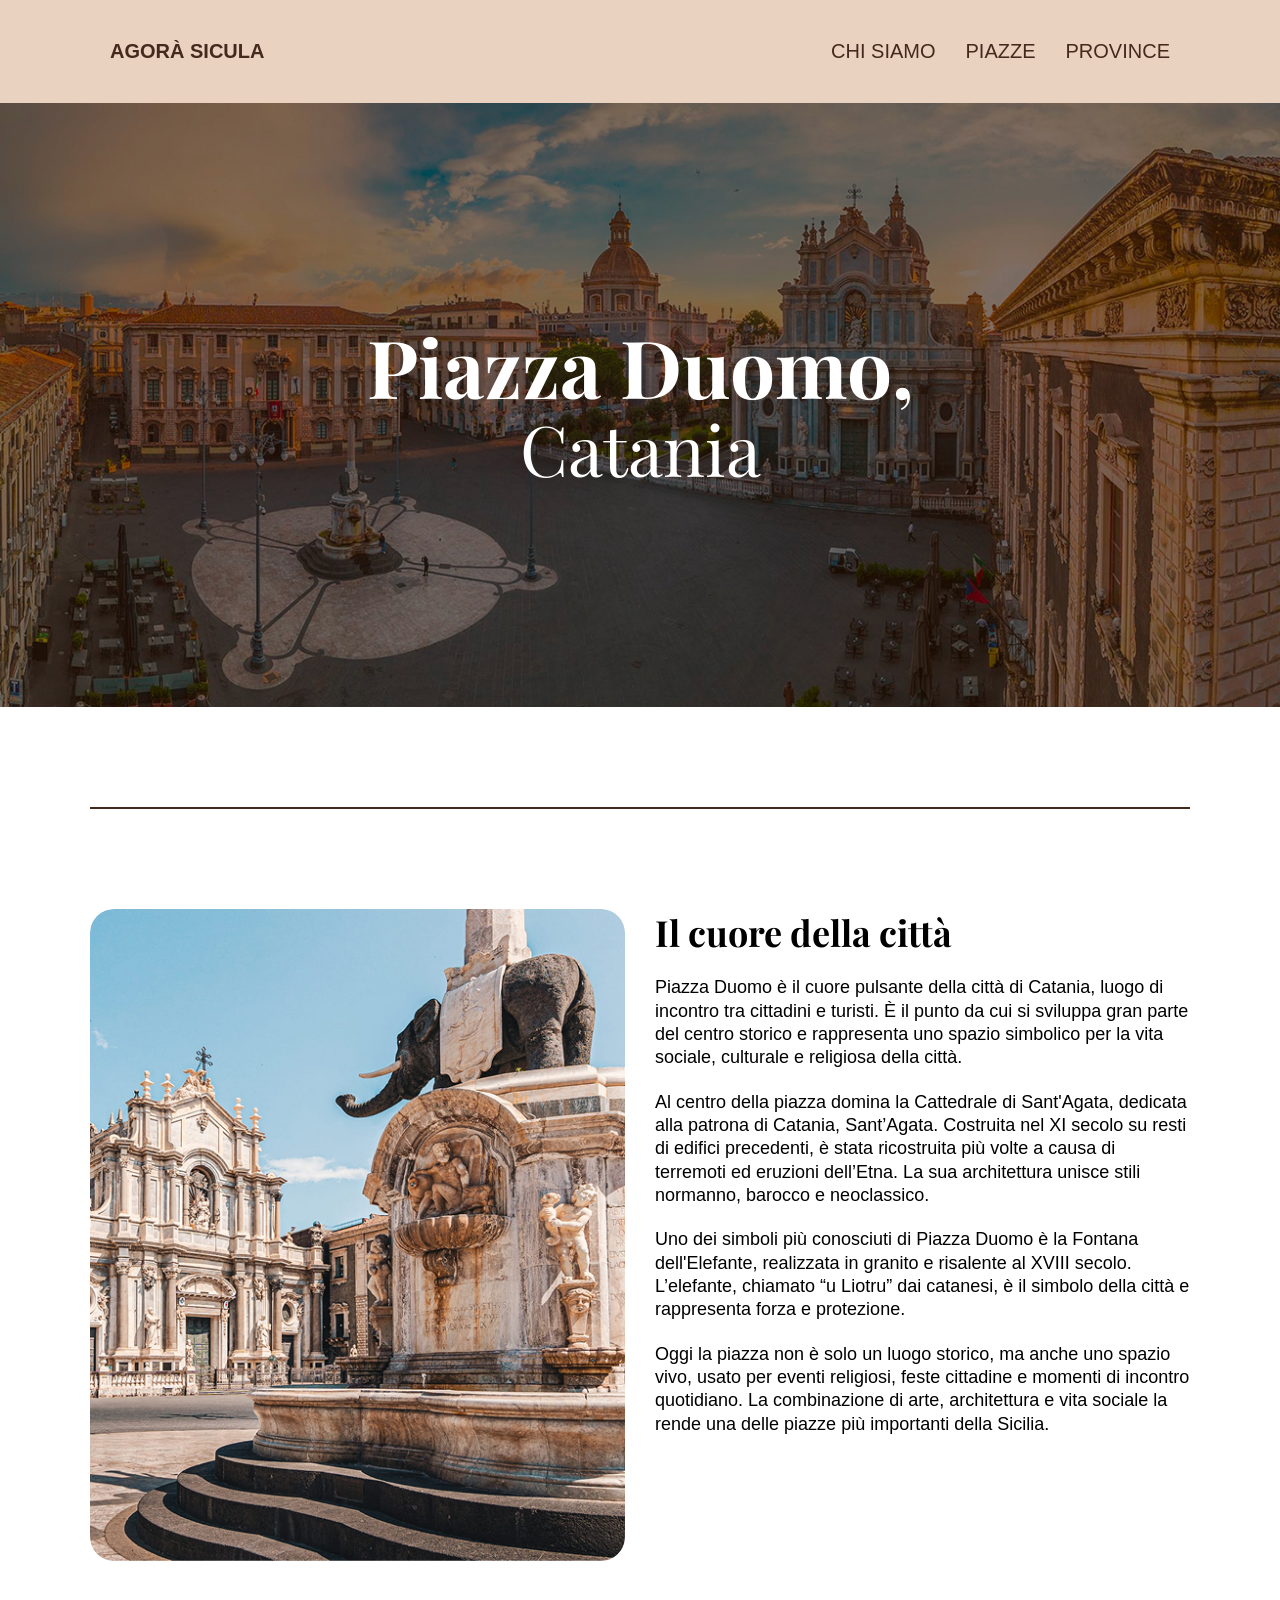
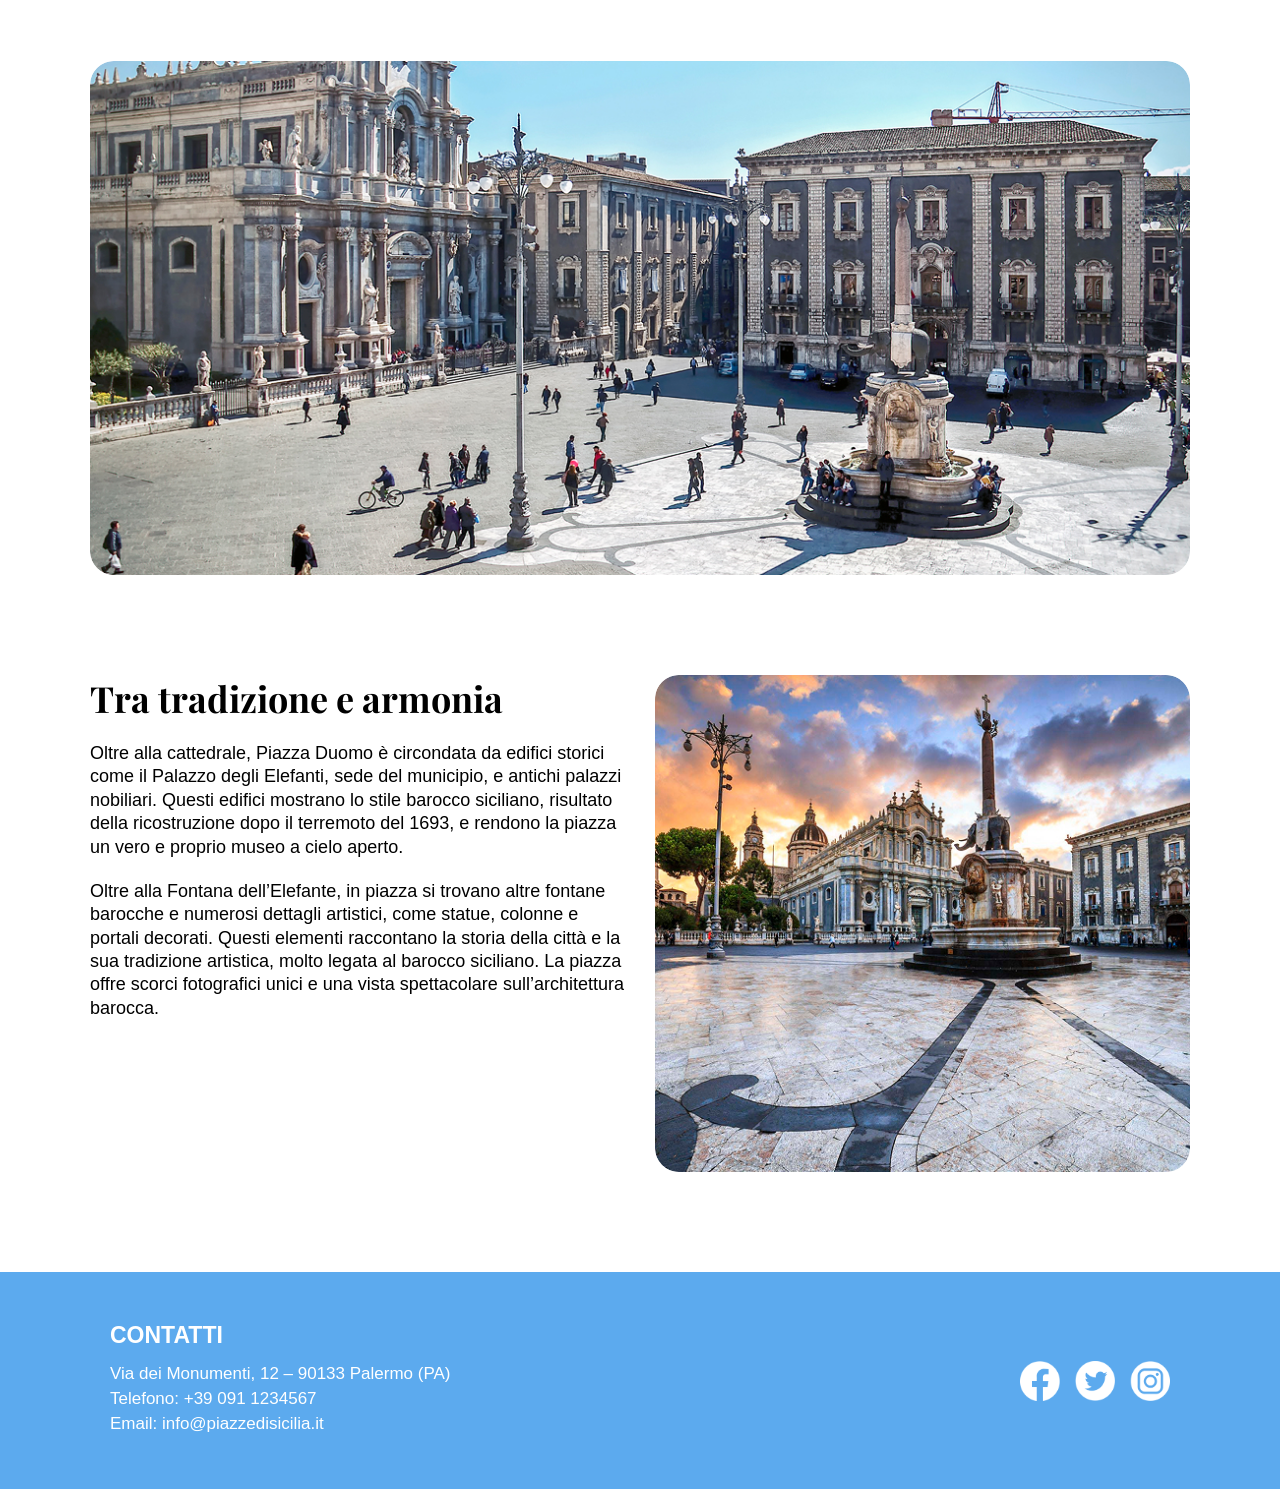
<file: piazzacatania.html>
<!DOCTYPE html>
<html lang="en">
<head>
    <meta charset="UTF-8">
    <meta name="viewport" content="width=device-width, initial-scale=1.0">
    <title>Agorà Sicula</title>
    <link rel="stylesheet" href="css/style.css">
    <link rel="preconnect" href="https://fonts.googleapis.com">
    <link rel="preconnect" href="https://fonts.gstatic.com" crossorigin>
    <link href="https://fonts.googleapis.com/css2?family=Playfair+Display:ital,wght@0,400..900;1,400..900&display=swap" rel="stylesheet">
</head>
<body>
    <header>    
        <div class="textheader">
            <p><a href="index.html">Agorà Sicula</a></p>
        <nav>
            <ul>
                <li><a href="contatti.html">chi siamo</a></li>
                <li><a href="piazze.html">piazze</a></li>
                <li><a href="province.html">province</a></li>
            </ul>
        </nav> 
        </div>
    </header>

    <main>
        <section class="hero_tre">
         <div class="hero_tre_img">
                <img src="img/hero_catania.jpg" alt="">
            </div>
            <div class="hero_tre_text">
                <h1>Piazza Duomo,</h1>
                <h2>Catania</h2>
            </div>
        </section>
        <div class="divider"></div>
        <section class="content">
            <div class="content_img">
                <img src="img/fotocatania1.jpg" alt="">
            </div>
            <div class="content_text">
                <h1>Il cuore della città</h1>
                <p>Piazza Duomo è il cuore pulsante della città di Catania, luogo di incontro tra cittadini e turisti. È il punto da cui si sviluppa gran parte del centro storico e rappresenta uno spazio simbolico per la vita sociale, culturale e religiosa della città.</p>
                <p>Al centro della piazza domina la Cattedrale di Sant'Agata, dedicata alla patrona di Catania, Sant’Agata. Costruita nel XI secolo su resti di edifici precedenti, è stata ricostruita più volte a causa di terremoti ed eruzioni dell’Etna. La sua architettura unisce stili normanno, barocco e neoclassico.</p>
                <p>Uno dei simboli più conosciuti di Piazza Duomo è la Fontana dell'Elefante, realizzata in granito e risalente al XVIII secolo. L’elefante, chiamato “u Liotru” dai catanesi, è il simbolo della città e rappresenta forza e protezione.</p>
                <p>Oggi la piazza non è solo un luogo storico, ma anche uno spazio vivo, usato per eventi religiosi, feste cittadine e momenti di incontro quotidiano. La combinazione di arte, architettura e vita sociale la rende una delle piazze più importanti della Sicilia.</p>
            </div>
        </section>
        <section class="img_centrale">
            <img src="img/fotocatania2.jpg" alt="">
        </section>
         <section class="content">
            <div class="content_text">
                <h1>Tra tradizione e armonia</h1>
                <p>Oltre alla cattedrale, Piazza Duomo è circondata da edifici storici come il Palazzo degli Elefanti, sede del municipio, e antichi palazzi nobiliari. Questi edifici mostrano lo stile barocco siciliano, risultato della ricostruzione dopo il terremoto del 1693, e rendono la piazza un vero e proprio museo a cielo aperto.</p>
                <p>Oltre alla Fontana dell’Elefante, in piazza si trovano altre fontane barocche e numerosi dettagli artistici, come statue, colonne e portali decorati. Questi elementi raccontano la storia della città e la sua tradizione artistica, molto legata al barocco siciliano.
La piazza offre scorci fotografici unici e una vista spettacolare sull’architettura barocca.</p>
            </div>
            <div class="content_img">
                <img src="img/fotocatania3.jpg" alt="">
            </div>
        </section>
        </main>
        
    <footer>
        <div class="footer_contenitore">
            <div class="footer_text">
            <h3>Contatti</h3>
            <p>Via dei Monumenti, 12 – 90133 Palermo (PA)</p>
            <p>Telefono: +39 091 1234567</p>
            <p> Email: info@piazzedisicilia.it</p>
        </div>
            <img src="img/icone.png" alt="">
        </div>
    </footer>
      <div id="lightbox">
    <div class="lightbox-content">
        <span id="close-lightbox">&times;</span>
        <img id="lightbox-img">
    </div>
</div>

<script>
const images = document.querySelectorAll("img");
const lightbox = document.getElementById("lightbox");
const lightboxImg = document.getElementById("lightbox-img");
const closeBtn = document.getElementById("close-lightbox");

images.forEach(img => {
    img.addEventListener("click", () => {
        lightbox.style.display = "flex";
        lightboxImg.src = img.src;
    });
});

closeBtn.addEventListener("click", () => {
    lightbox.style.display = "none";
});
</script>
</body>
</html>
</file>
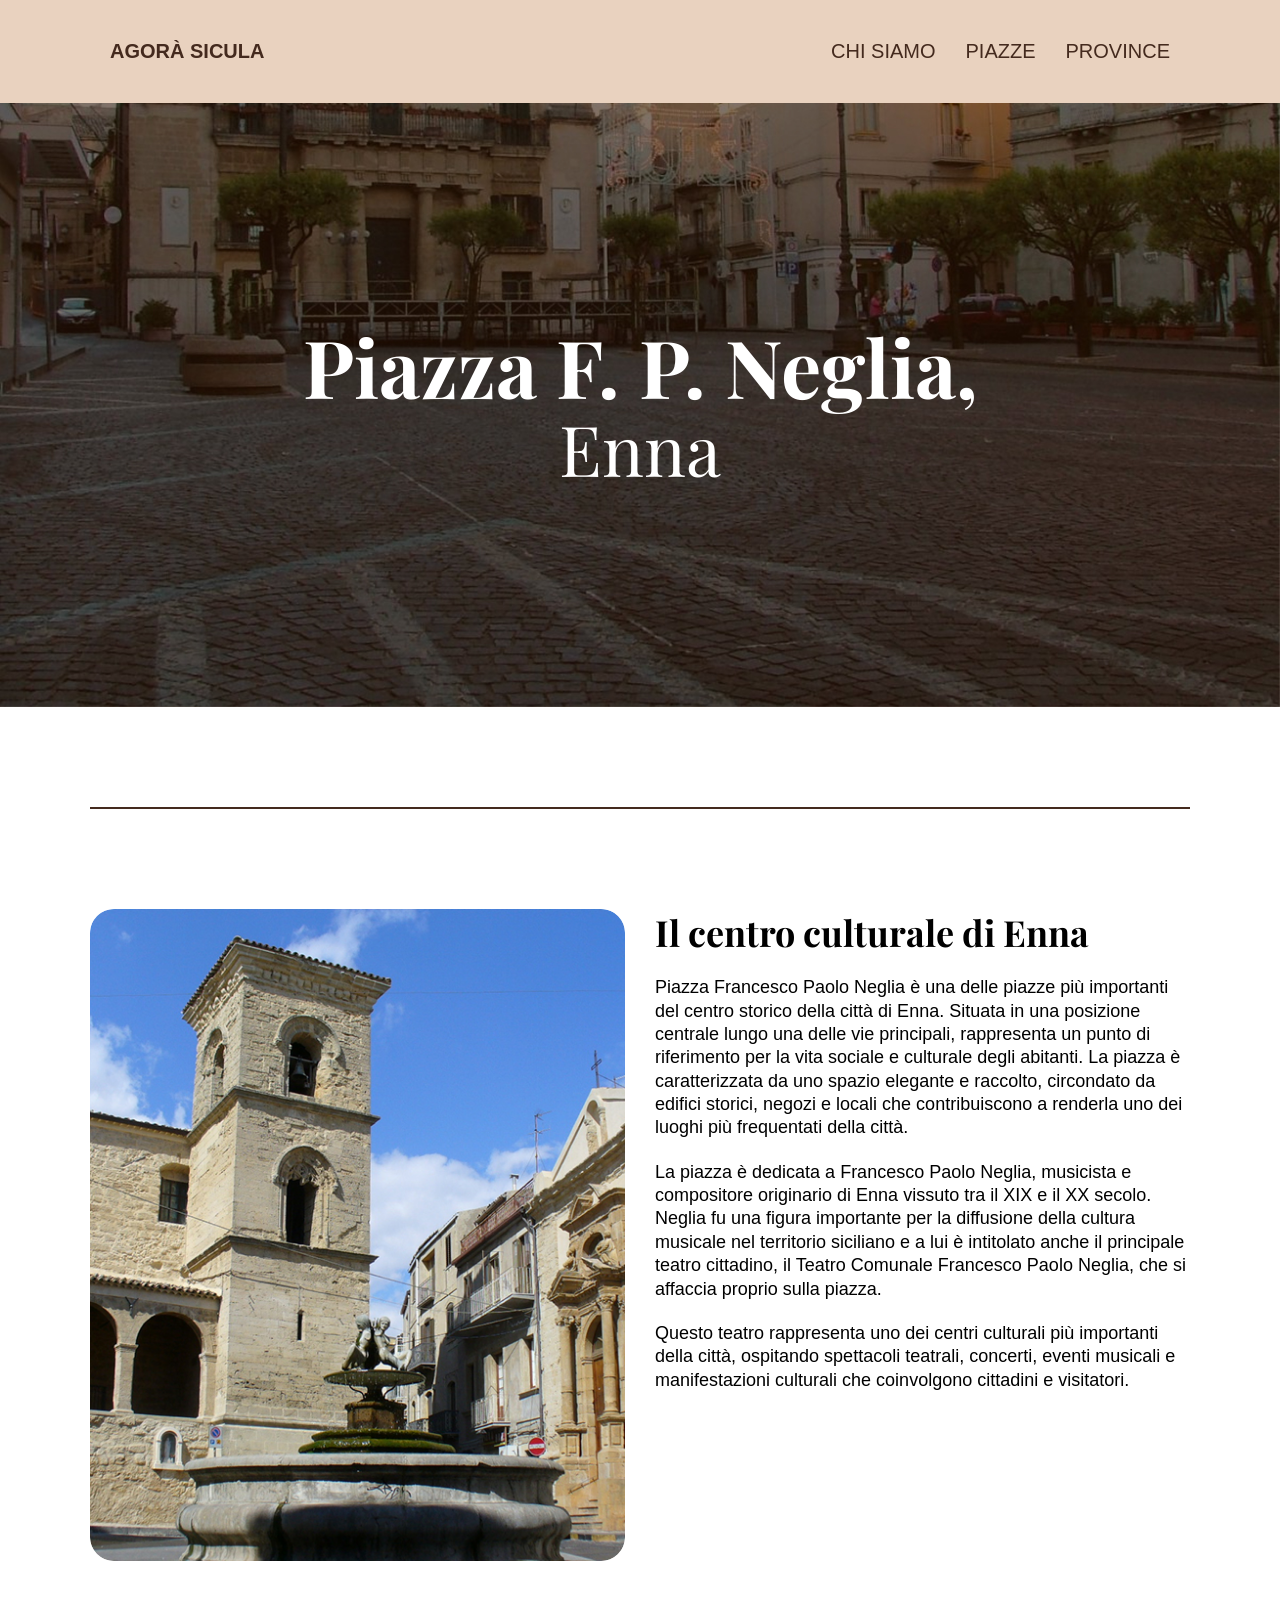
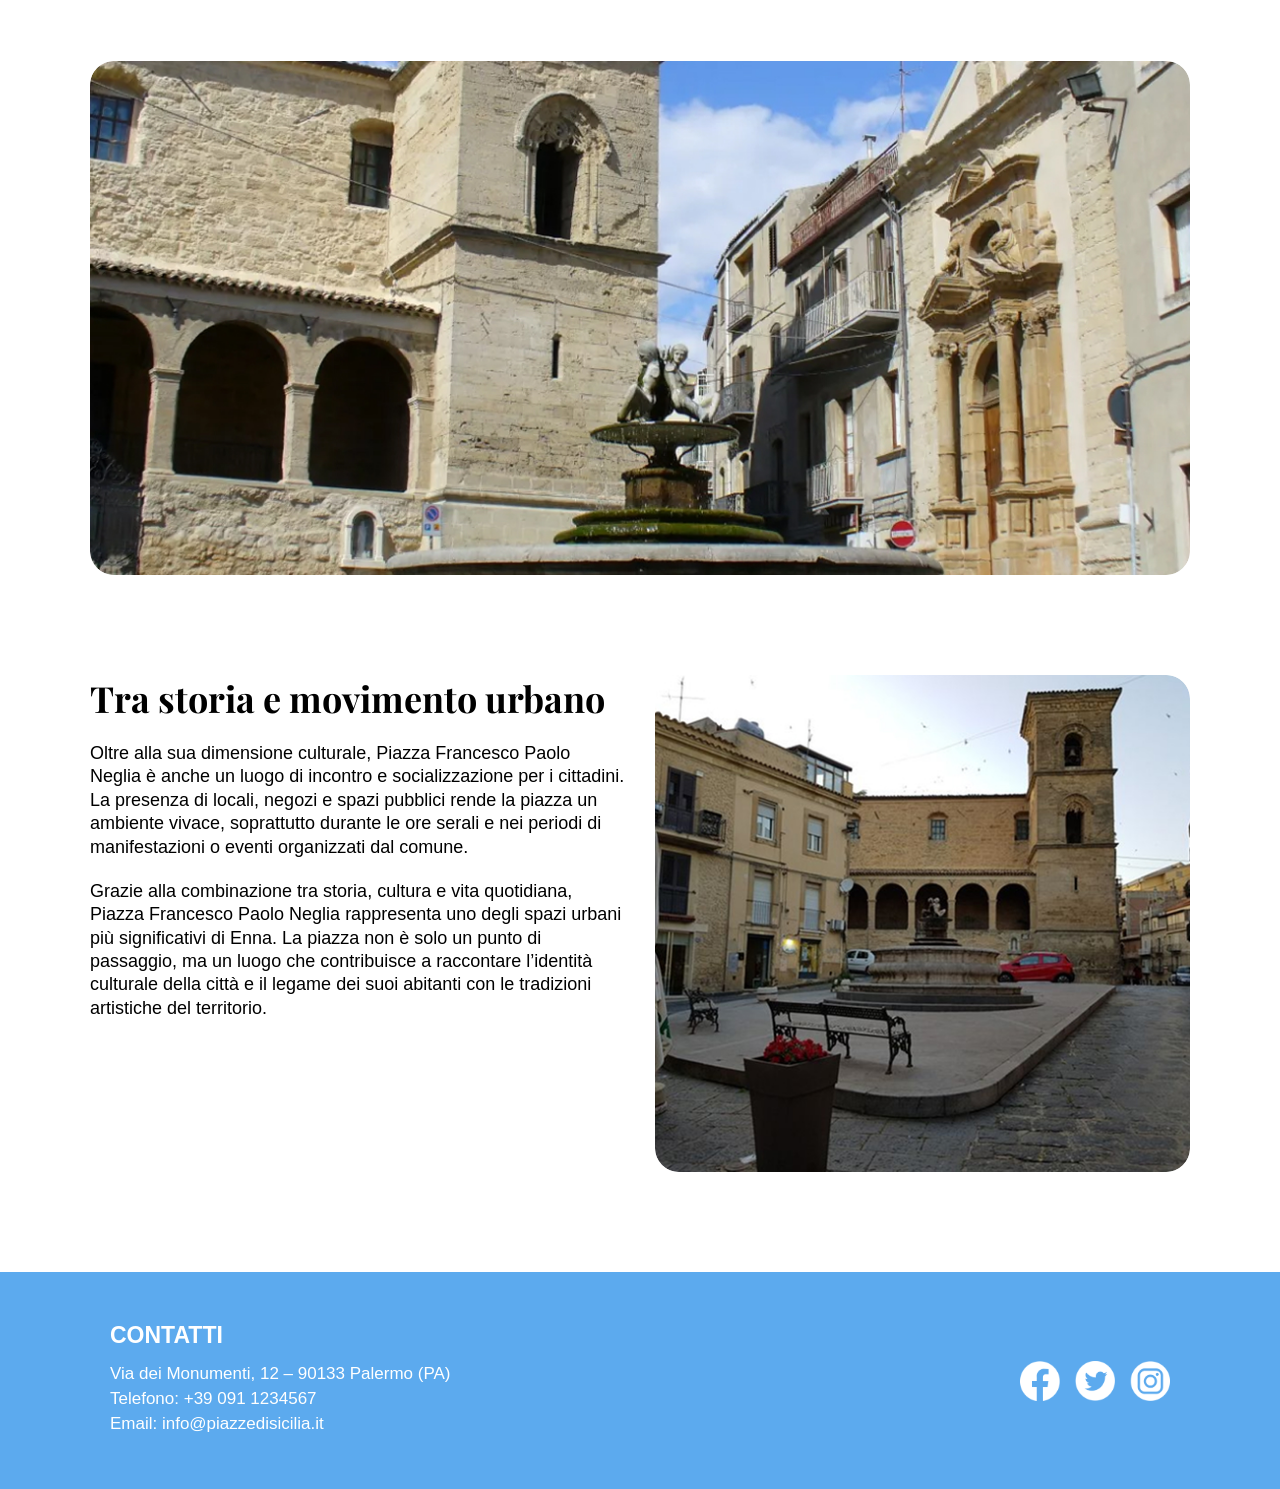
<file: piazzaenna.html>
<!DOCTYPE html>
<html lang="en">
<head>
    <meta charset="UTF-8">
    <meta name="viewport" content="width=device-width, initial-scale=1.0">
    <title>Agorà Sicula</title>
    <link rel="stylesheet" href="css/style.css">
    <link rel="preconnect" href="https://fonts.googleapis.com">
    <link rel="preconnect" href="https://fonts.gstatic.com" crossorigin>
    <link href="https://fonts.googleapis.com/css2?family=Playfair+Display:ital,wght@0,400..900;1,400..900&display=swap" rel="stylesheet">
</head>
<body>
     <header>    
        <div class="textheader">
            <p><a href="index.html">Agorà Sicula</a></p>
        <nav>
            <ul>
                <li><a href="contatti.html">chi siamo</a></li>
                <li><a href="piazze.html">piazze</a></li>
                <li><a href="province.html">province</a></li>
            </ul>
        </nav> 
        </div>
    </header>

    <main>
        <section class="hero_tre">
         <div class="hero_tre_img">
                <img src="img/hero_enna.jpg" alt="">
            </div>
            <div class="hero_tre_text">
                <h1>Piazza F. P. Neglia,</h1>
                <h2>Enna</h2>
            </div>
        </section>
        <div class="divider"></div>
        <section class="content">
            <div class="content_img">
                <img src="img/fotoenna1.jpg" alt="">
            </div>
            <div class="content_text">
                <h1>Il centro culturale di Enna</h1>
                <p>Piazza Francesco Paolo Neglia è una delle piazze più importanti del centro storico della città di Enna. Situata in una posizione centrale lungo una delle vie principali, rappresenta un punto di riferimento per la vita sociale e culturale degli abitanti. La piazza è caratterizzata da uno spazio elegante e raccolto, circondato da edifici storici, negozi e locali che contribuiscono a renderla uno dei luoghi più frequentati della città.</p>
                <p>La piazza è dedicata a Francesco Paolo Neglia, musicista e compositore originario di Enna vissuto tra il XIX e il XX secolo. Neglia fu una figura importante per la diffusione della cultura musicale nel territorio siciliano e a lui è intitolato anche il principale teatro cittadino, il Teatro Comunale Francesco Paolo Neglia, che si affaccia proprio sulla piazza. </p>
                <p>Questo teatro rappresenta uno dei centri culturali più importanti della città, ospitando spettacoli teatrali, concerti, eventi musicali e manifestazioni culturali che coinvolgono cittadini e visitatori.</p>
            </div>
        </section>
        <section class="img_centrale">
            <img src="img/fotoenna2.jpg" alt="">
        </section>
         <section class="content">
            <div class="content_text">
                <h1>Tra storia e movimento urbano</h1>
                <p>Oltre alla sua dimensione culturale, Piazza Francesco Paolo Neglia è anche un luogo di incontro e socializzazione per i cittadini. La presenza di locali, negozi e spazi pubblici rende la piazza un ambiente vivace, soprattutto durante le ore serali e nei periodi di manifestazioni o eventi organizzati dal comune.</p>
                <p>Grazie alla combinazione tra storia, cultura e vita quotidiana, Piazza Francesco Paolo Neglia rappresenta uno degli spazi urbani più significativi di Enna. La piazza non è solo un punto di passaggio, ma un luogo che contribuisce a raccontare l’identità culturale della città e il legame dei suoi abitanti con le tradizioni artistiche del territorio.</p>
            </div>
            <div class="content_img">
                <img src="img/fotoenna3.jpg" alt="">
            </div>
        </section>
        </main>
        
    <footer>
        <div class="footer_contenitore">
            <div class="footer_text">
            <h3>Contatti</h3>
            <p>Via dei Monumenti, 12 – 90133 Palermo (PA)</p>
            <p>Telefono: +39 091 1234567</p>
            <p> Email: info@piazzedisicilia.it</p>
        </div>
            <img src="img/icone.png" alt="">
        </div>
    </footer>
      <div id="lightbox">
    <div class="lightbox-content">
        <span id="close-lightbox">&times;</span>
        <img id="lightbox-img">
    </div>
</div>

<script>
const images = document.querySelectorAll("img");
const lightbox = document.getElementById("lightbox");
const lightboxImg = document.getElementById("lightbox-img");
const closeBtn = document.getElementById("close-lightbox");

images.forEach(img => {
    img.addEventListener("click", () => {
        lightbox.style.display = "flex";
        lightboxImg.src = img.src;
    });
});

closeBtn.addEventListener("click", () => {
    lightbox.style.display = "none";
});
</script>
</body>
</html>
</file>
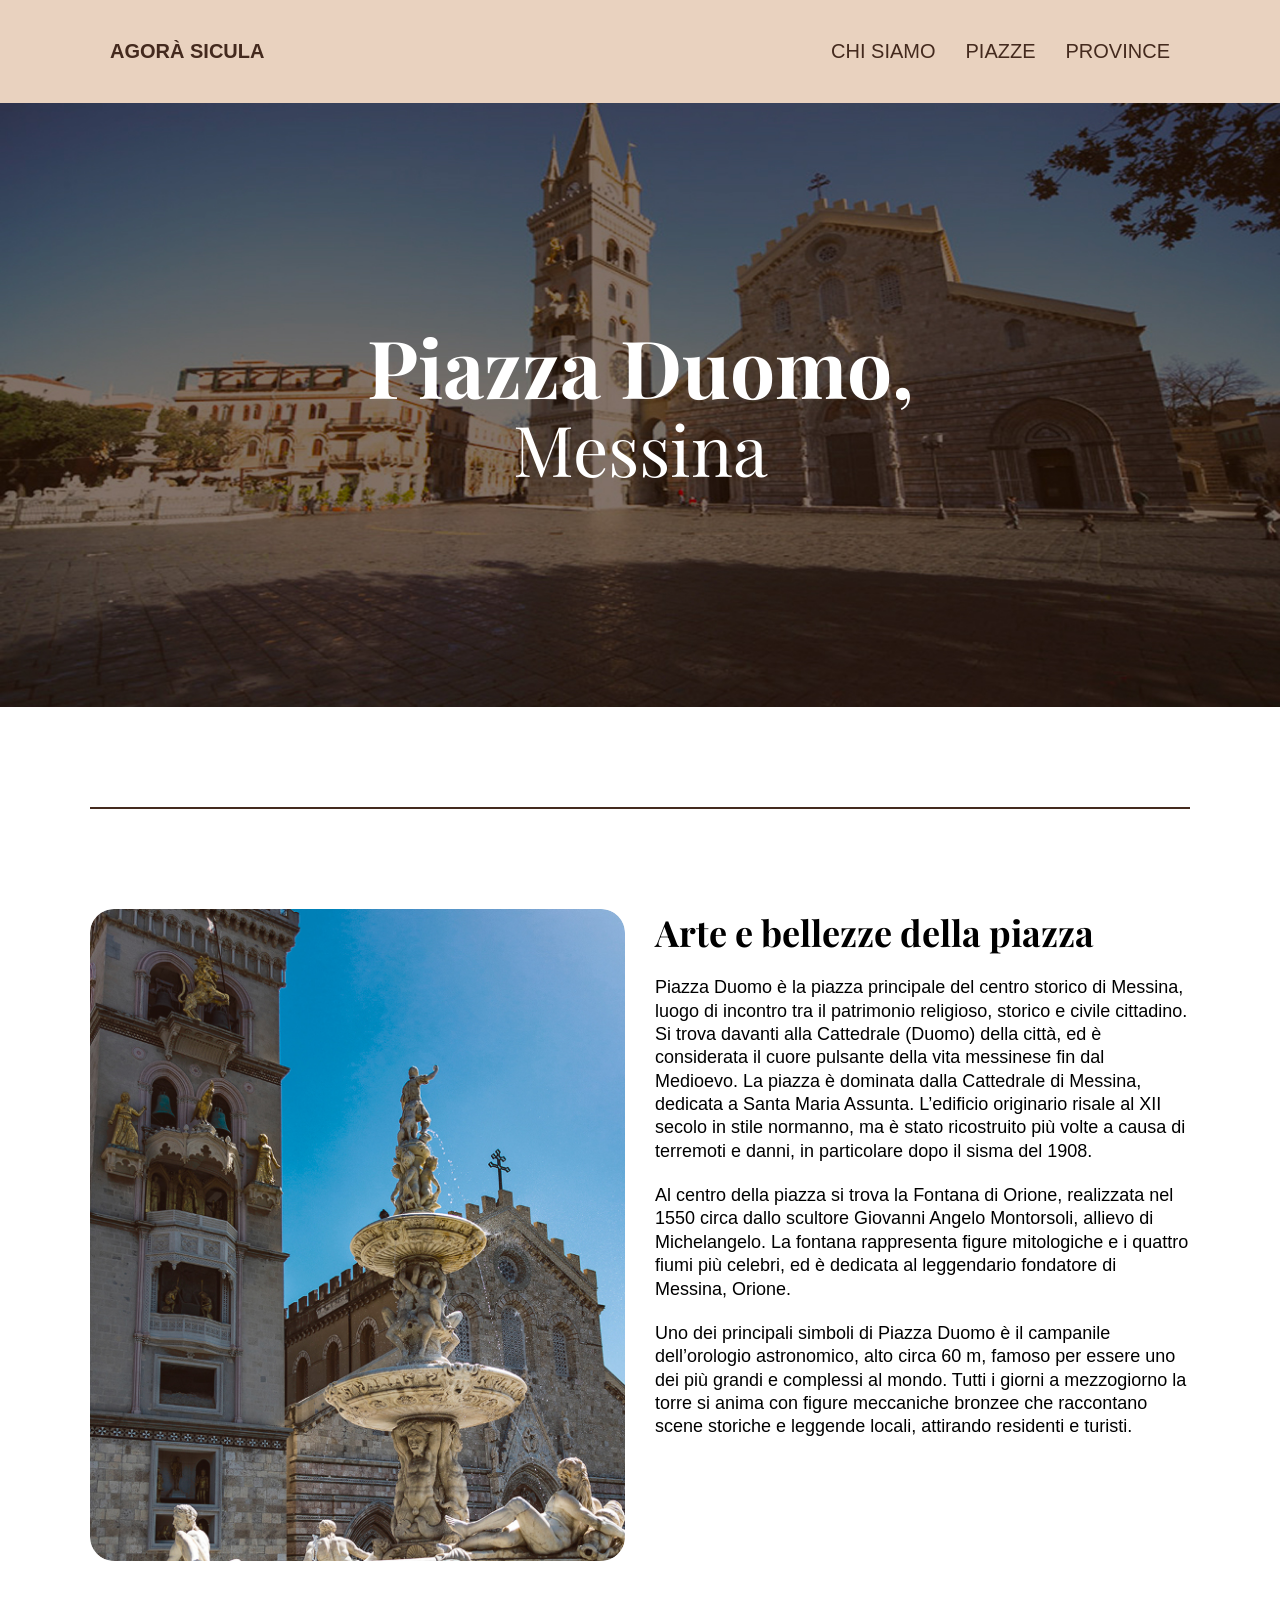
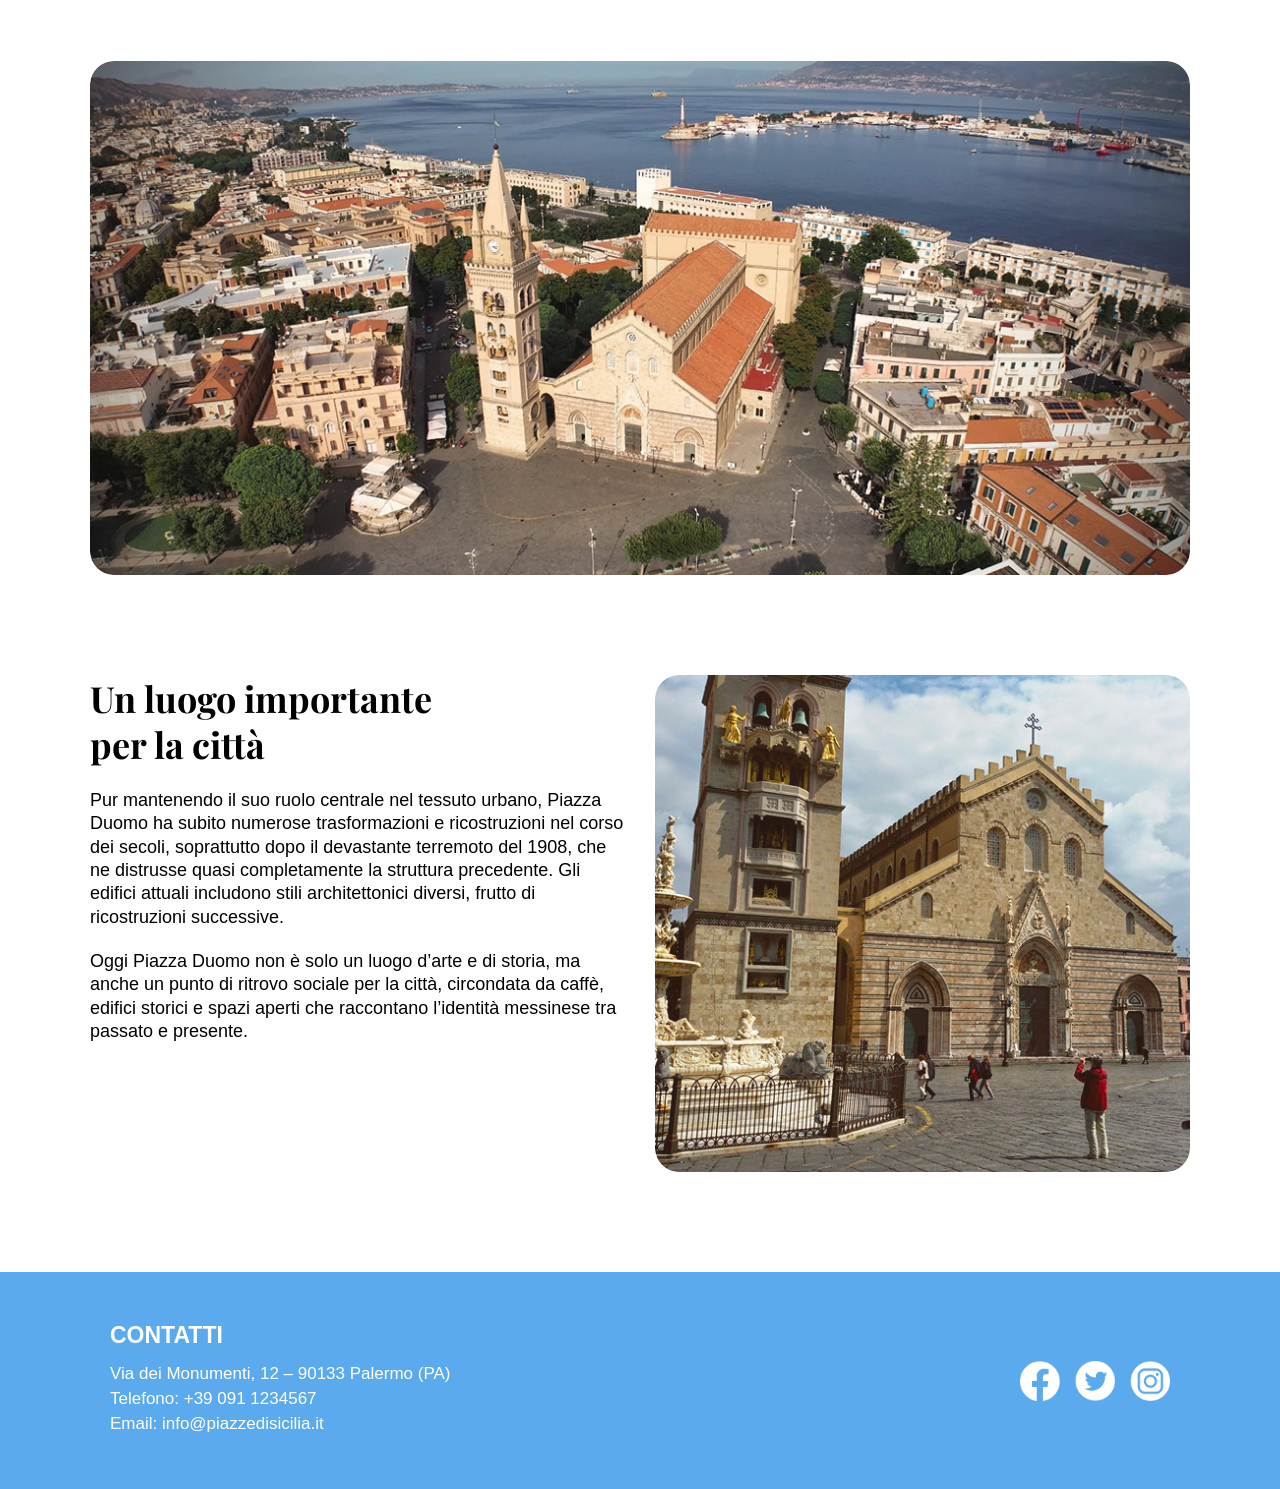
<file: piazzamessina.html>
<!DOCTYPE html>
<html lang="en">
<head>
    <meta charset="UTF-8">
    <meta name="viewport" content="width=device-width, initial-scale=1.0">
    <title>Agorà Sicula</title>
    <link rel="stylesheet" href="css/style.css">
    <link rel="preconnect" href="https://fonts.googleapis.com">
    <link rel="preconnect" href="https://fonts.gstatic.com" crossorigin>
    <link href="https://fonts.googleapis.com/css2?family=Playfair+Display:ital,wght@0,400..900;1,400..900&display=swap" rel="stylesheet">
</head>
<body>
     <header>    
        <div class="textheader">
            <p><a href="index.html">Agorà Sicula</a></p>
        <nav>
            <ul>
                <li><a href="contatti.html">chi siamo</a></li>
                <li><a href="piazze.html">piazze</a></li>
                <li><a href="province.html">province</a></li>
            </ul>
        </nav> 
        </div>
    </header>

    <main>
        <section class="hero_tre">
         <div class="hero_tre_img">
                <img src="img/hero_messina.jpg" alt="">
            </div>
            <div class="hero_tre_text">
                <h1>Piazza Duomo,</h1>
                <h2>Messina</h2>
            </div>
        </section>
        <div class="divider"></div>
        <section class="content">
            <div class="content_img">
                <img src="img/fotomessina1.jpg" alt="">
            </div>
            <div class="content_text">
                <h1>Arte e bellezze della piazza</h1>
                <p>Piazza Duomo è la piazza principale del centro storico di Messina, luogo di incontro tra il patrimonio religioso, storico e civile cittadino. Si trova davanti alla Cattedrale (Duomo) della città, ed è considerata il cuore pulsante della vita messinese fin dal Medioevo.
                La piazza è dominata dalla Cattedrale di Messina, dedicata a Santa Maria Assunta. L’edificio originario risale al XII secolo in stile normanno, ma è stato ricostruito più volte a causa di terremoti e danni, in particolare dopo il sisma del 1908.</p>
                <p>Al centro della piazza si trova la Fontana di Orione, realizzata nel 1550 circa dallo scultore Giovanni Angelo Montorsoli, allievo di Michelangelo. La fontana rappresenta figure mitologiche e i quattro fiumi più celebri, ed è dedicata al leggendario fondatore di Messina, Orione. </p>
                <p>Uno dei principali simboli di Piazza Duomo è il campanile dell’orologio astronomico, alto circa 60 m, famoso per essere uno dei più grandi e complessi al mondo. Tutti i giorni a mezzogiorno la torre si anima con figure meccaniche bronzee che raccontano scene storiche e leggende locali, attirando residenti e turisti.</p>
            </div>
        </section>
        <section class="img_centrale">
            <img src="img/fotomessina2.jpg" alt="">
        </section>
         <section class="content">
            <div class="content_text">
                <h1>Un luogo importante <br>per la città<br></h1>
                <p>Pur mantenendo il suo ruolo centrale nel tessuto urbano, Piazza Duomo ha subito numerose trasformazioni e ricostruzioni nel corso dei secoli, soprattutto dopo il devastante terremoto del 1908, che ne distrusse quasi completamente la struttura precedente. Gli edifici attuali includono stili architettonici diversi, frutto di ricostruzioni successive.</p>
                <p>Oggi Piazza Duomo non è solo un luogo d’arte e di storia, ma anche un punto di ritrovo sociale per la città, circondata da caffè, edifici storici e spazi aperti che raccontano l’identità messinese tra passato e presente.</p>
            </div>
            <div class="content_img">
                <img src="img/fotomessina3.jpg" alt="">
            </div>
        </section>
        </main>
        
    <footer>
        <div class="footer_contenitore">
            <div class="footer_text">
            <h3>Contatti</h3>
            <p>Via dei Monumenti, 12 – 90133 Palermo (PA)</p>
            <p>Telefono: +39 091 1234567</p>
            <p> Email: info@piazzedisicilia.it</p>
        </div>
            <img src="img/icone.png" alt="">
        </div>
    </footer>
      <div id="lightbox">
    <div class="lightbox-content">
        <span id="close-lightbox">&times;</span>
        <img id="lightbox-img">
    </div>
</div>

<script>
const images = document.querySelectorAll("img");
const lightbox = document.getElementById("lightbox");
const lightboxImg = document.getElementById("lightbox-img");
const closeBtn = document.getElementById("close-lightbox");

images.forEach(img => {
    img.addEventListener("click", () => {
        lightbox.style.display = "flex";
        lightboxImg.src = img.src;
    });
});

closeBtn.addEventListener("click", () => {
    lightbox.style.display = "none";
});
</script>
</body>
</html>
</file>
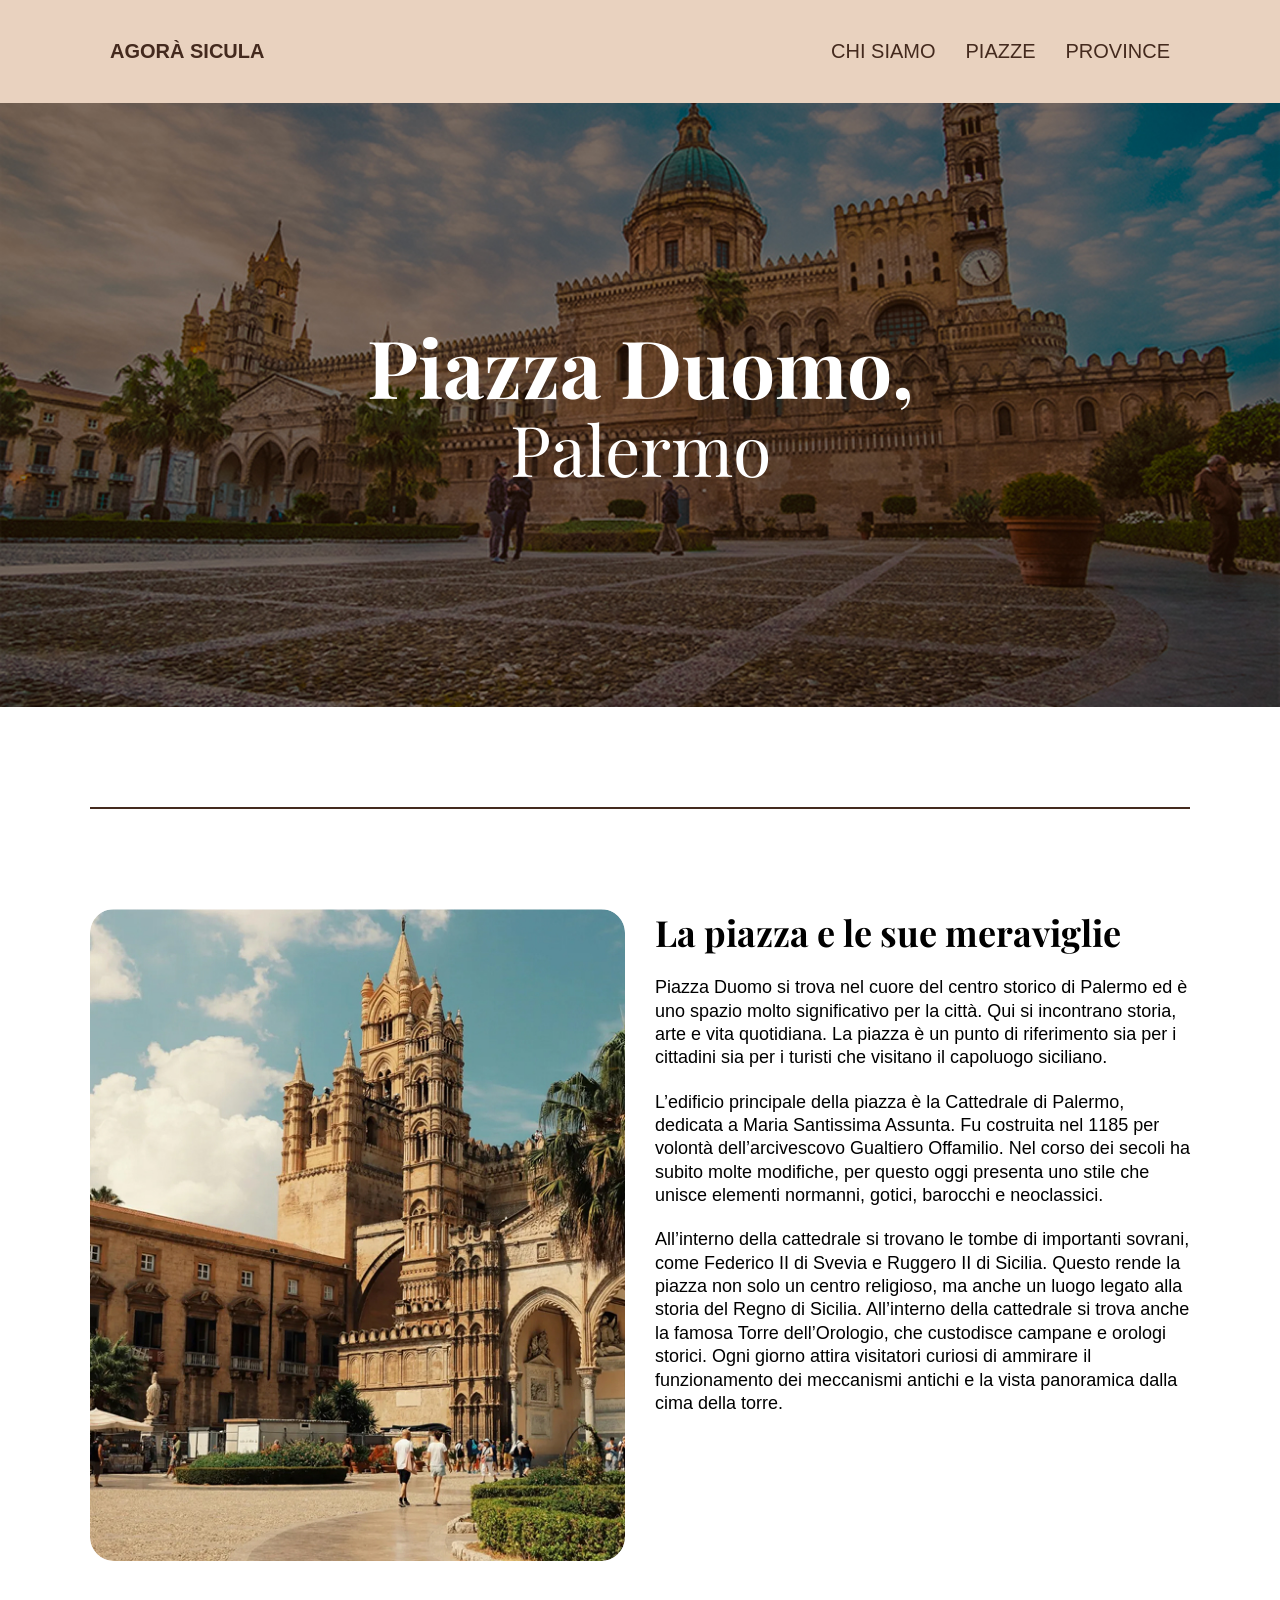
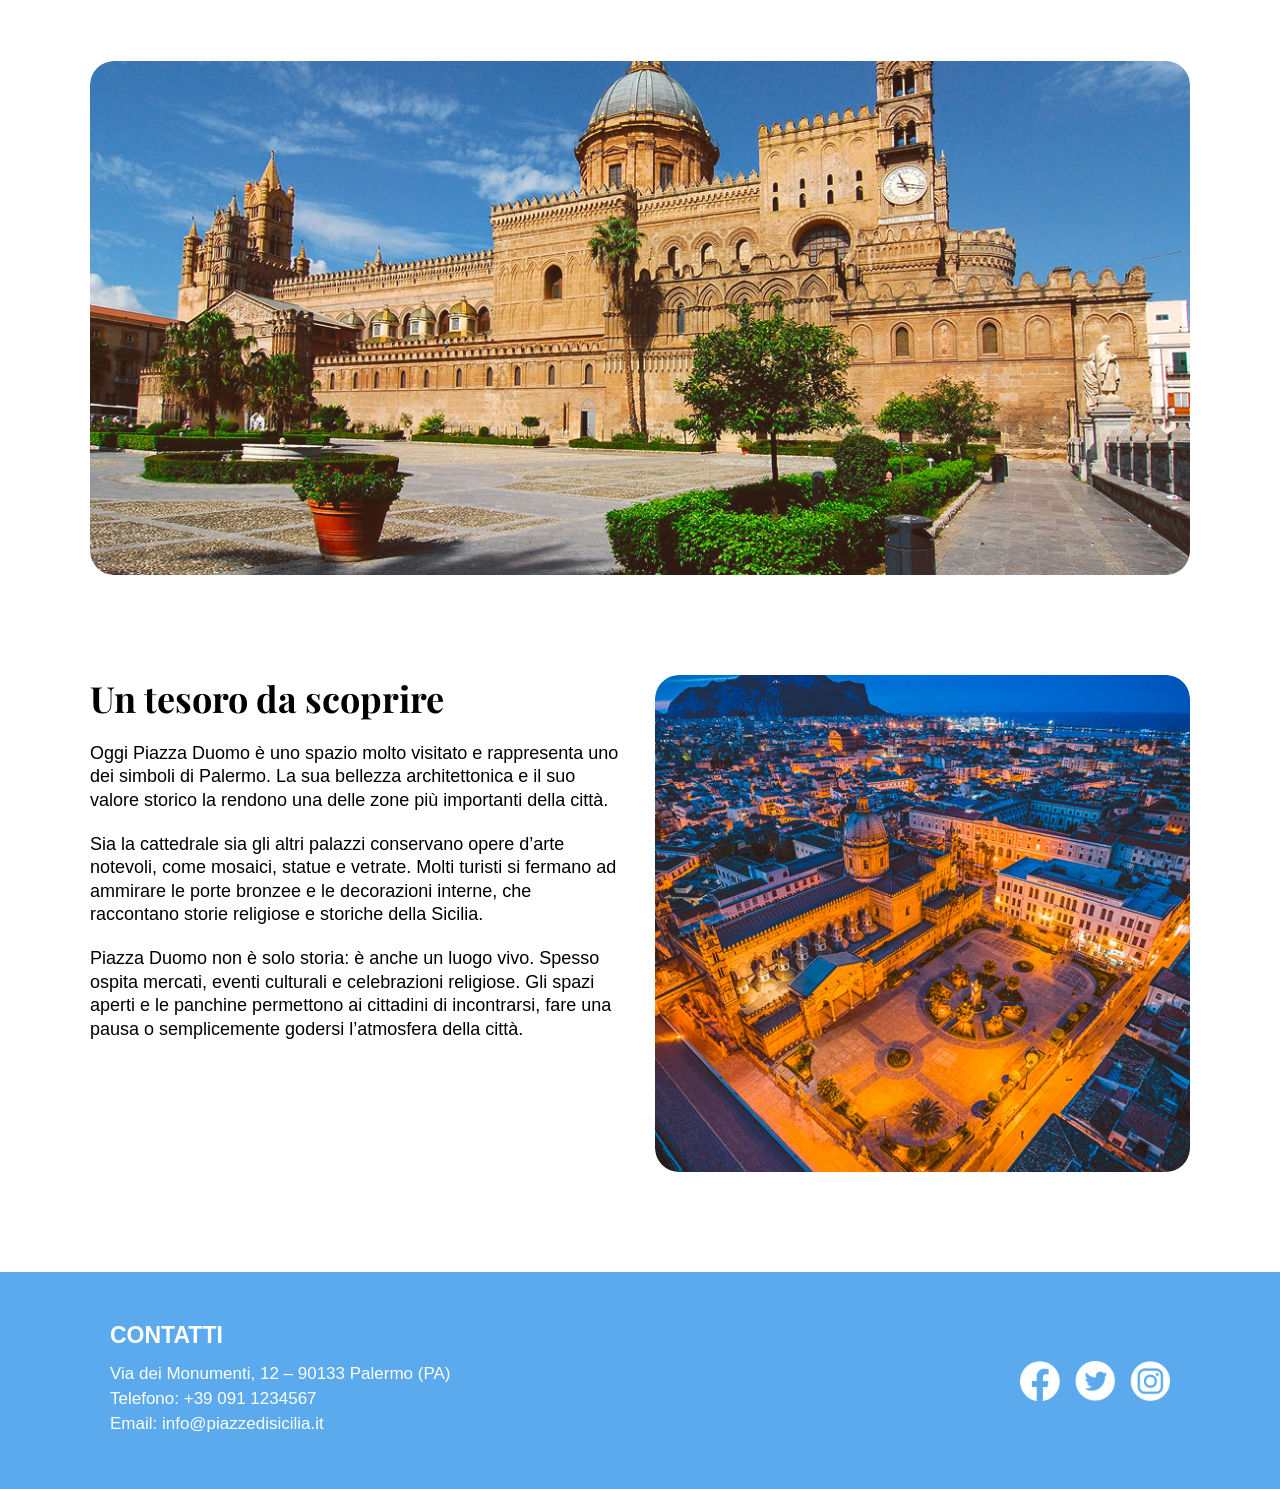
<file: piazzapalermo.html>
<!DOCTYPE html>
<html lang="en">
<head>
    <meta charset="UTF-8">
    <meta name="viewport" content="width=device-width, initial-scale=1.0">
    <title>Agorà Sicula</title>
    <link rel="stylesheet" href="css/style.css">
    <link rel="preconnect" href="https://fonts.googleapis.com">
    <link rel="preconnect" href="https://fonts.gstatic.com" crossorigin>
    <link href="https://fonts.googleapis.com/css2?family=Playfair+Display:ital,wght@0,400..900;1,400..900&display=swap" rel="stylesheet">
</head>
<body>
     <header>    
        <div class="textheader">
            <p><a href="index.html">Agorà Sicula</a></p>
        <nav>
            <ul>
                <li><a href="contatti.html">chi siamo</a></li>
                <li><a href="piazze.html">piazze</a></li>
                <li><a href="province.html">province</a></li>
            </ul>
        </nav> 
        </div>
    </header>

    <main>
        <section class="hero_tre">
         <div class="hero_tre_img">
                <img src="img/hero_palermo.jpg" alt="">
            </div>
            <div class="hero_tre_text">
                <h1>Piazza Duomo,</h1>
                <h2>Palermo</h2>
            </div>
        </section>
        <div class="divider"></div>
        <section class="content">
            <div class="content_img">
                <img src="img/fotopalermo1.jpg" alt="">
            </div>
            <div class="content_text">
                <h1>La piazza e le sue meraviglie</h1>
                <p>Piazza Duomo si trova nel cuore del centro storico di Palermo ed è uno spazio molto significativo per la città. Qui si incontrano storia, arte e vita quotidiana. La piazza è un punto di riferimento sia per i cittadini sia per i turisti che visitano il capoluogo siciliano.</p>
                <p>L’edificio principale della piazza è la Cattedrale di Palermo, dedicata a Maria Santissima Assunta. Fu costruita nel 1185 per volontà dell’arcivescovo Gualtiero Offamilio. Nel corso dei secoli ha subito molte modifiche, per questo oggi presenta uno stile che unisce elementi normanni, gotici, barocchi e neoclassici.</p>
                <p>All’interno della cattedrale si trovano le tombe di importanti sovrani, come Federico II di Svevia e Ruggero II di Sicilia. Questo rende la piazza non solo un centro religioso, ma anche un luogo legato alla storia del Regno di Sicilia. All’interno della cattedrale si trova anche la famosa Torre dell’Orologio, che custodisce campane e orologi storici. Ogni giorno attira visitatori curiosi di ammirare il funzionamento dei meccanismi antichi e la vista panoramica dalla cima della torre.</p>
            </div>
        </section>
        <section class="img_centrale">
            <img src="img/fotopalermo2.jpg" alt="">
        </section>
         <section class="content">
            <div class="content_text">
                <h1>Un tesoro da scoprire</h1>
                <p>Oggi Piazza Duomo è uno spazio molto visitato e rappresenta uno dei simboli di Palermo. La sua bellezza architettonica e il suo valore storico la rendono una delle zone più importanti della città.</p>
                <p>Sia la cattedrale sia gli altri palazzi conservano opere d’arte notevoli, come mosaici, statue e vetrate. Molti turisti si fermano ad ammirare le porte bronzee e le decorazioni interne, che raccontano storie religiose e storiche della Sicilia.</p>
                <p>Piazza Duomo non è solo storia: è anche un luogo vivo. Spesso ospita mercati, eventi culturali e celebrazioni religiose. Gli spazi aperti e le panchine permettono ai cittadini di incontrarsi, fare una pausa o semplicemente godersi l’atmosfera della città.</p>
            </div>
            <div class="content_img">
                <img src="img/fotopalermo3.jpg" alt="">
            </div>
        </section>
        </main>
        
    <footer>
        <div class="footer_contenitore">
            <div class="footer_text">
            <h3>Contatti</h3>
            <p>Via dei Monumenti, 12 – 90133 Palermo (PA)</p>
            <p>Telefono: +39 091 1234567</p>
            <p> Email: info@piazzedisicilia.it</p>
        </div>
            <img src="img/icone.png" alt="">
        </div>
    </footer>
      <div id="lightbox">
    <div class="lightbox-content">
        <span id="close-lightbox">&times;</span>
        <img id="lightbox-img">
    </div>
</div>

<script>
const images = document.querySelectorAll("img");
const lightbox = document.getElementById("lightbox");
const lightboxImg = document.getElementById("lightbox-img");
const closeBtn = document.getElementById("close-lightbox");

images.forEach(img => {
    img.addEventListener("click", () => {
        lightbox.style.display = "flex";
        lightboxImg.src = img.src;
    });
});

closeBtn.addEventListener("click", () => {
    lightbox.style.display = "none";
});
</script>
</body>
</html>
</file>
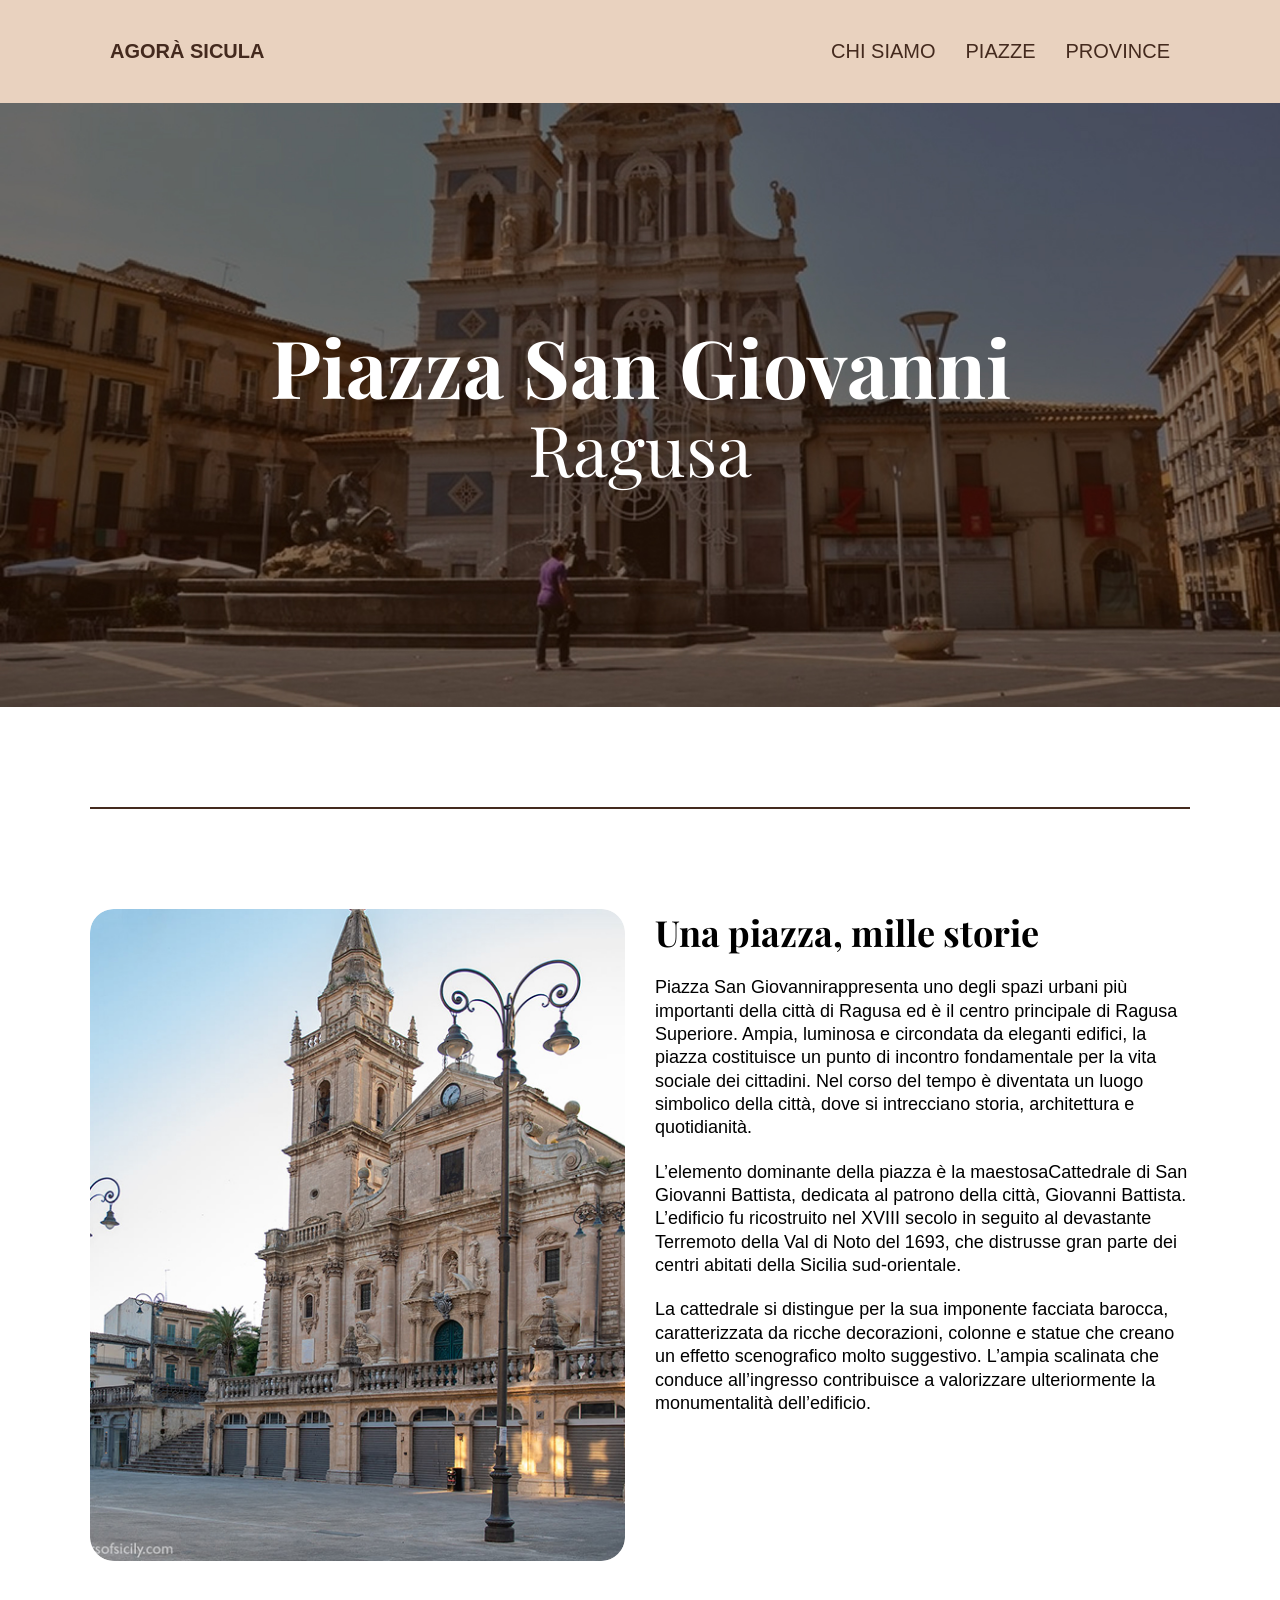
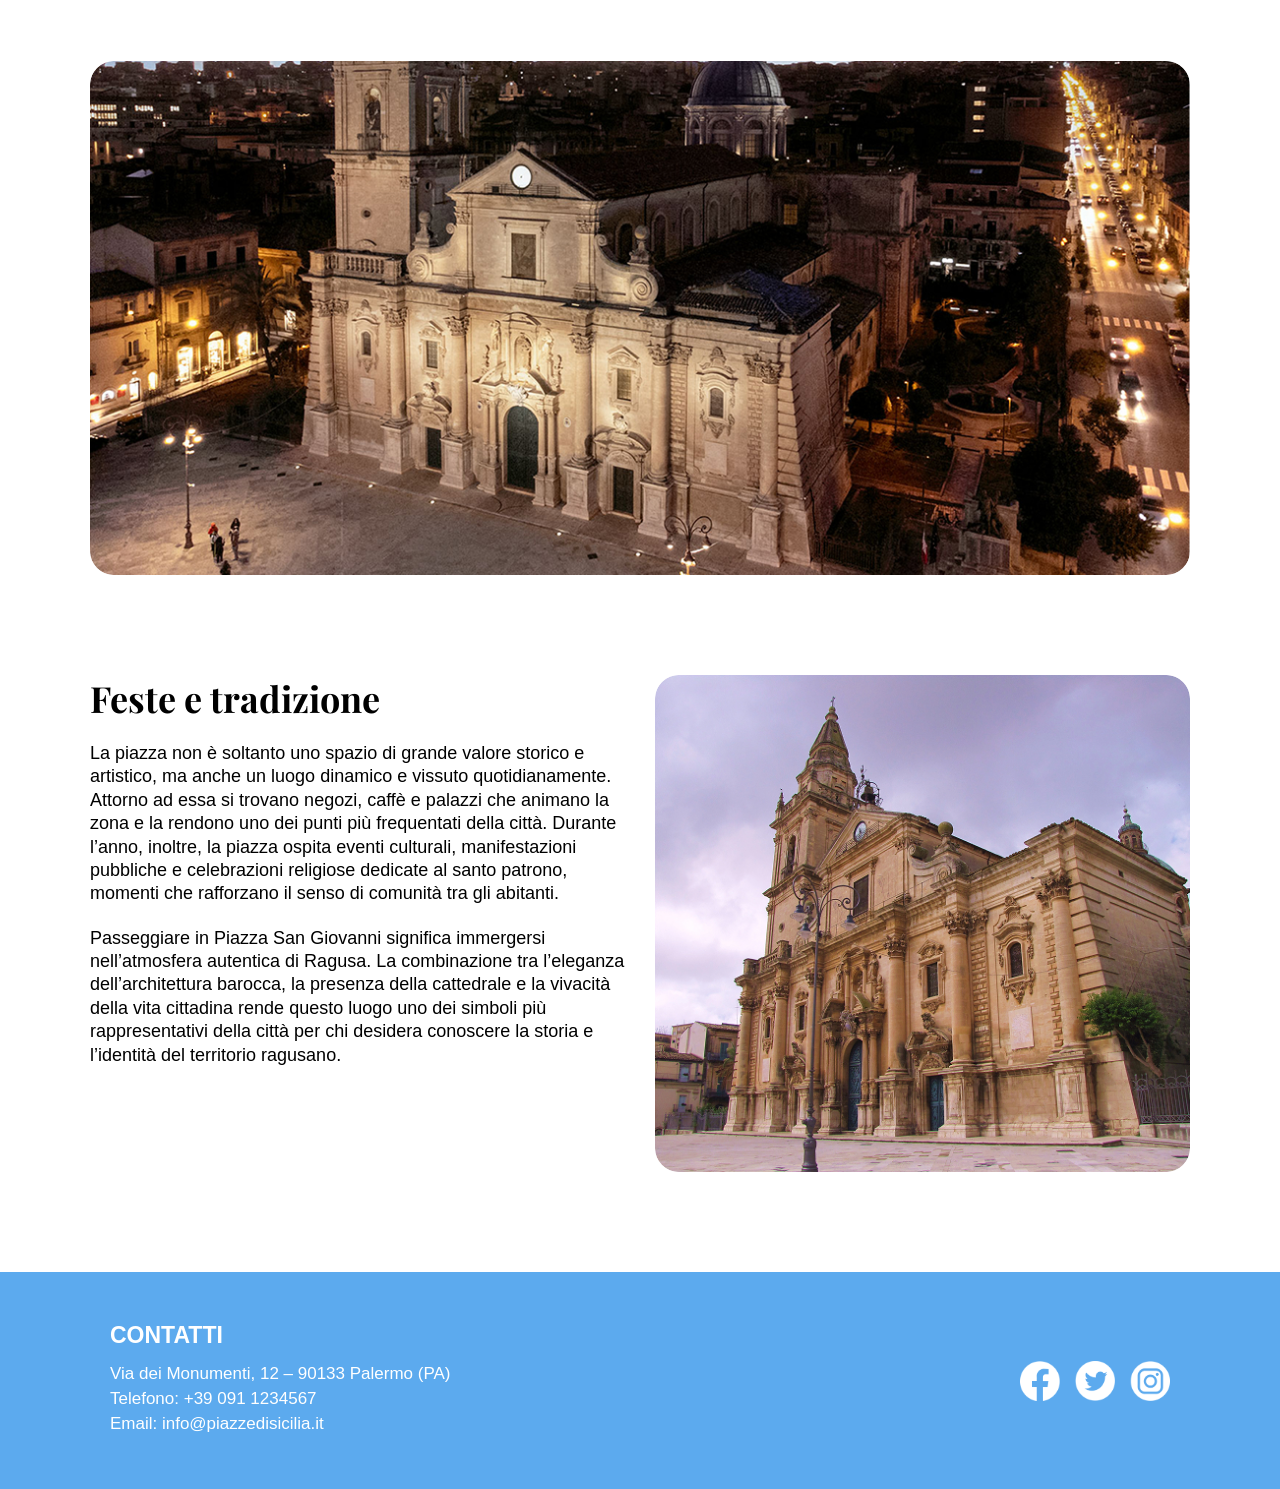
<file: piazzaragusa.html>
<!DOCTYPE html>
<html lang="en">
<head>
    <meta charset="UTF-8">
    <meta name="viewport" content="width=device-width, initial-scale=1.0">
    <title>Agorà Sicula</title>
    <link rel="stylesheet" href="css/style.css">
    <link rel="preconnect" href="https://fonts.googleapis.com">
    <link rel="preconnect" href="https://fonts.gstatic.com" crossorigin>
    <link href="https://fonts.googleapis.com/css2?family=Playfair+Display:ital,wght@0,400..900;1,400..900&display=swap" rel="stylesheet">
</head>
<body>
    <header>    
        <div class="textheader">
            <p><a href="index.html">Agorà Sicula</a></p>
        <nav>
            <ul>
                <li><a href="contatti.html">chi siamo</a></li>
                <li><a href="piazze.html">piazze</a></li>
                <li><a href="province.html">province</a></li>
            </ul>
        </nav> 
        </div>
    </header>

    <main>
        <section class="hero_tre">
         <div class="hero_tre_img">
                <img src="img/hero_caltanissetta.jpg" alt="">
            </div>
            <div class="hero_tre_text">
                <h1>Piazza San Giovanni</h1>
                <h2>Ragusa</h2>
            </div>
        </section>
        <div class="divider"></div>
        <section class="content">
            <div class="content_img">
                <img src="img/fotoragusa1.jpg" alt="">
            </div>
            <div class="content_text">
                <h1>Una piazza, mille storie</h1>
                <p>Piazza San Giovannirappresenta uno degli spazi urbani più importanti della città di Ragusa ed è il centro principale di Ragusa Superiore. Ampia, luminosa e circondata da eleganti edifici, la piazza costituisce un punto di incontro fondamentale per la vita sociale dei cittadini. Nel corso del tempo è diventata un luogo simbolico della città, dove si intrecciano storia, architettura e quotidianità.</p>
                <p>L’elemento dominante della piazza è la maestosaCattedrale di San Giovanni Battista, dedicata al patrono della città, Giovanni Battista. L’edificio fu ricostruito nel XVIII secolo in seguito al devastante Terremoto della Val di Noto del 1693, che distrusse gran parte dei centri abitati della Sicilia sud-orientale. </p>
                <p>La cattedrale si distingue per la sua imponente facciata barocca, caratterizzata da ricche decorazioni, colonne e statue che creano un effetto scenografico molto suggestivo. L’ampia scalinata che conduce all’ingresso contribuisce a valorizzare ulteriormente la monumentalità dell’edificio.</p>
            </div>
        </section>
        <section class="img_centrale">
            <img src="img/fotoragusa2.jpg" alt="">
        </section>
         <section class="content">
            <div class="content_text">
                <h1>Feste e tradizione</h1>
                <p>La piazza non è soltanto uno spazio di grande valore storico e artistico, ma anche un luogo dinamico e vissuto quotidianamente. Attorno ad essa si trovano negozi, caffè e palazzi che animano la zona e la rendono uno dei punti più frequentati della città. Durante l’anno, inoltre, la piazza ospita eventi culturali, manifestazioni pubbliche e celebrazioni religiose dedicate al santo patrono, momenti che rafforzano il senso di comunità tra gli abitanti.</p>
                <p>Passeggiare in Piazza San Giovanni significa immergersi nell’atmosfera autentica di Ragusa. La combinazione tra l’eleganza dell’architettura barocca, la presenza della cattedrale e la vivacità della vita cittadina rende questo luogo uno dei simboli più rappresentativi della città per chi desidera conoscere la storia e l’identità del territorio ragusano.</p>
            </div>
            <div class="content_img">
                <img src="img/fotoragusa3.jpg" alt="">
            </div>
        </section>
        </main>
        
    <footer>
        <div class="footer_contenitore">
            <div class="footer_text">
            <h3>Contatti</h3>
            <p>Via dei Monumenti, 12 – 90133 Palermo (PA)</p>
            <p>Telefono: +39 091 1234567</p>
            <p> Email: info@piazzedisicilia.it</p>
        </div>
            <img src="img/icone.png" alt="">
        </div>
    </footer>
      <div id="lightbox">
    <div class="lightbox-content">
        <span id="close-lightbox">&times;</span>
        <img id="lightbox-img">
    </div>
</div>

<script>
const images = document.querySelectorAll("img");
const lightbox = document.getElementById("lightbox");
const lightboxImg = document.getElementById("lightbox-img");
const closeBtn = document.getElementById("close-lightbox");

images.forEach(img => {
    img.addEventListener("click", () => {
        lightbox.style.display = "flex";
        lightboxImg.src = img.src;
    });
});

closeBtn.addEventListener("click", () => {
    lightbox.style.display = "none";
});
</script>
</body>
</html>
</file>
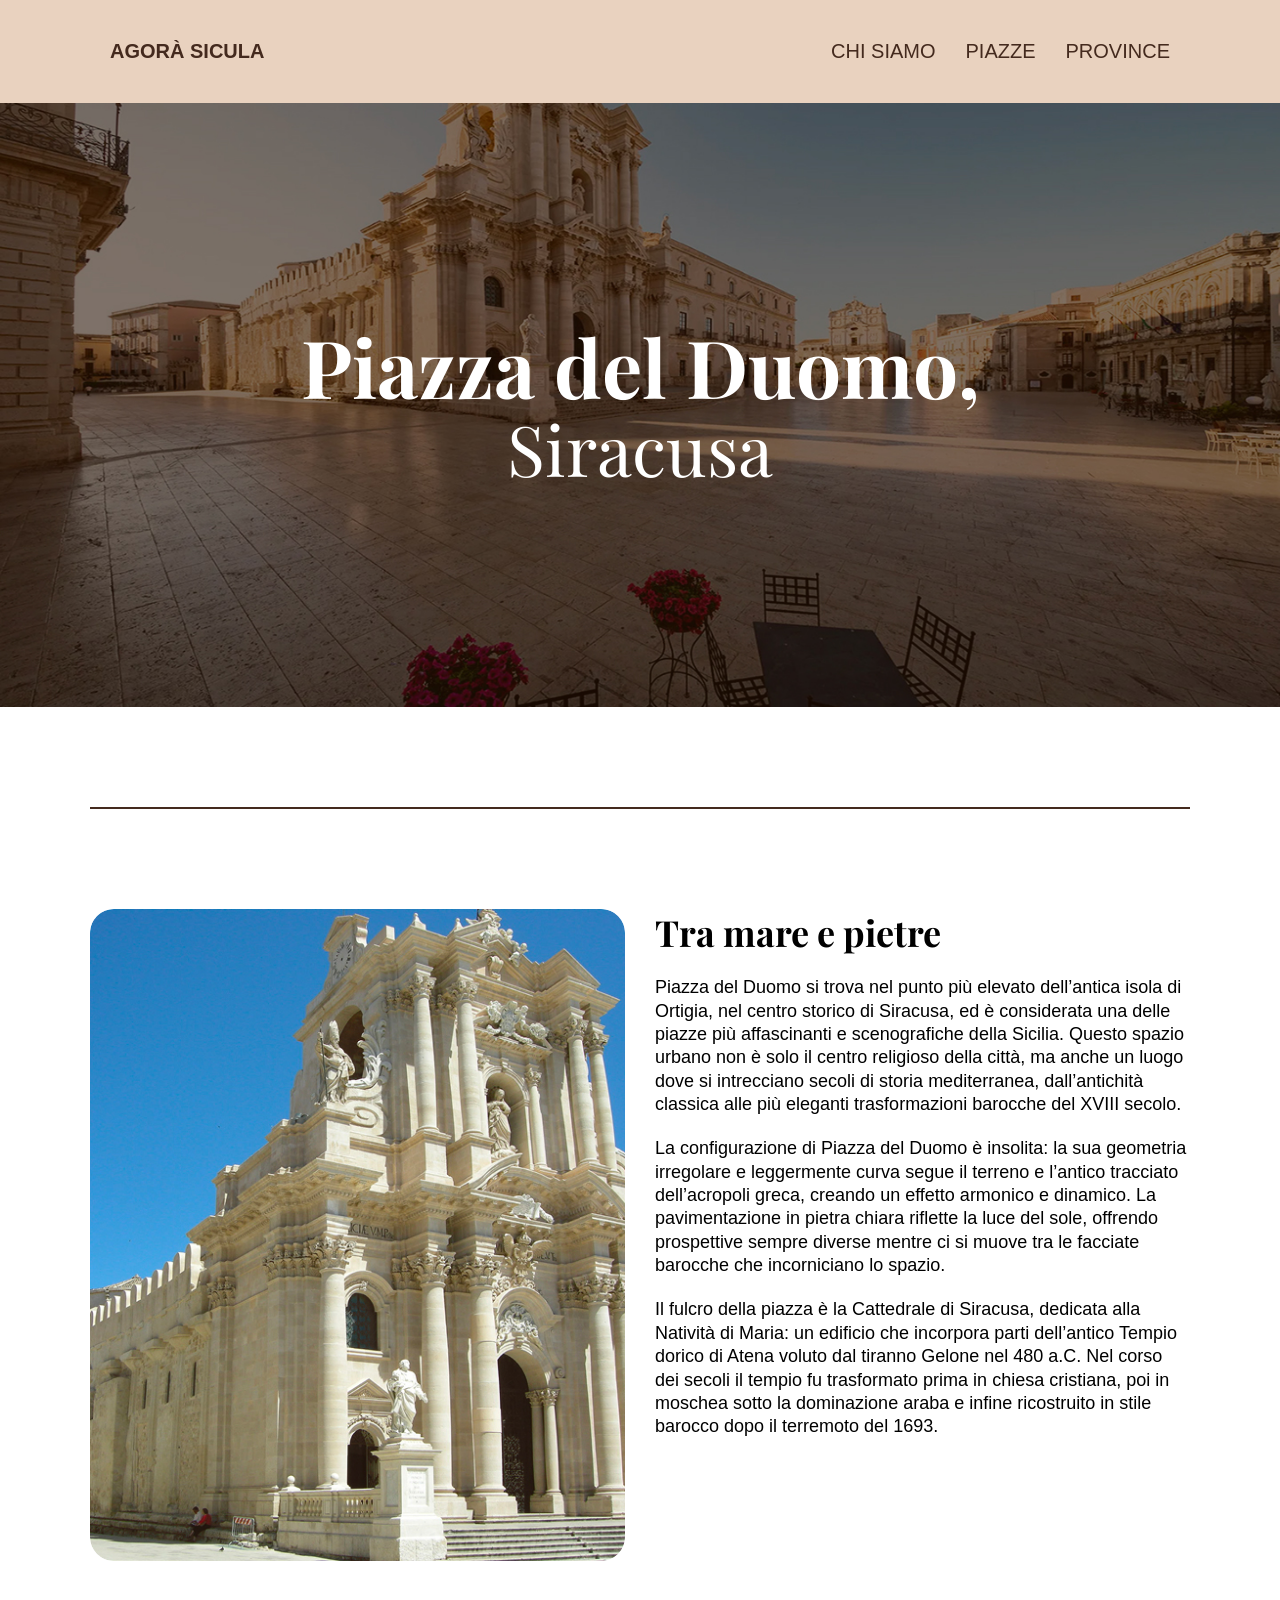
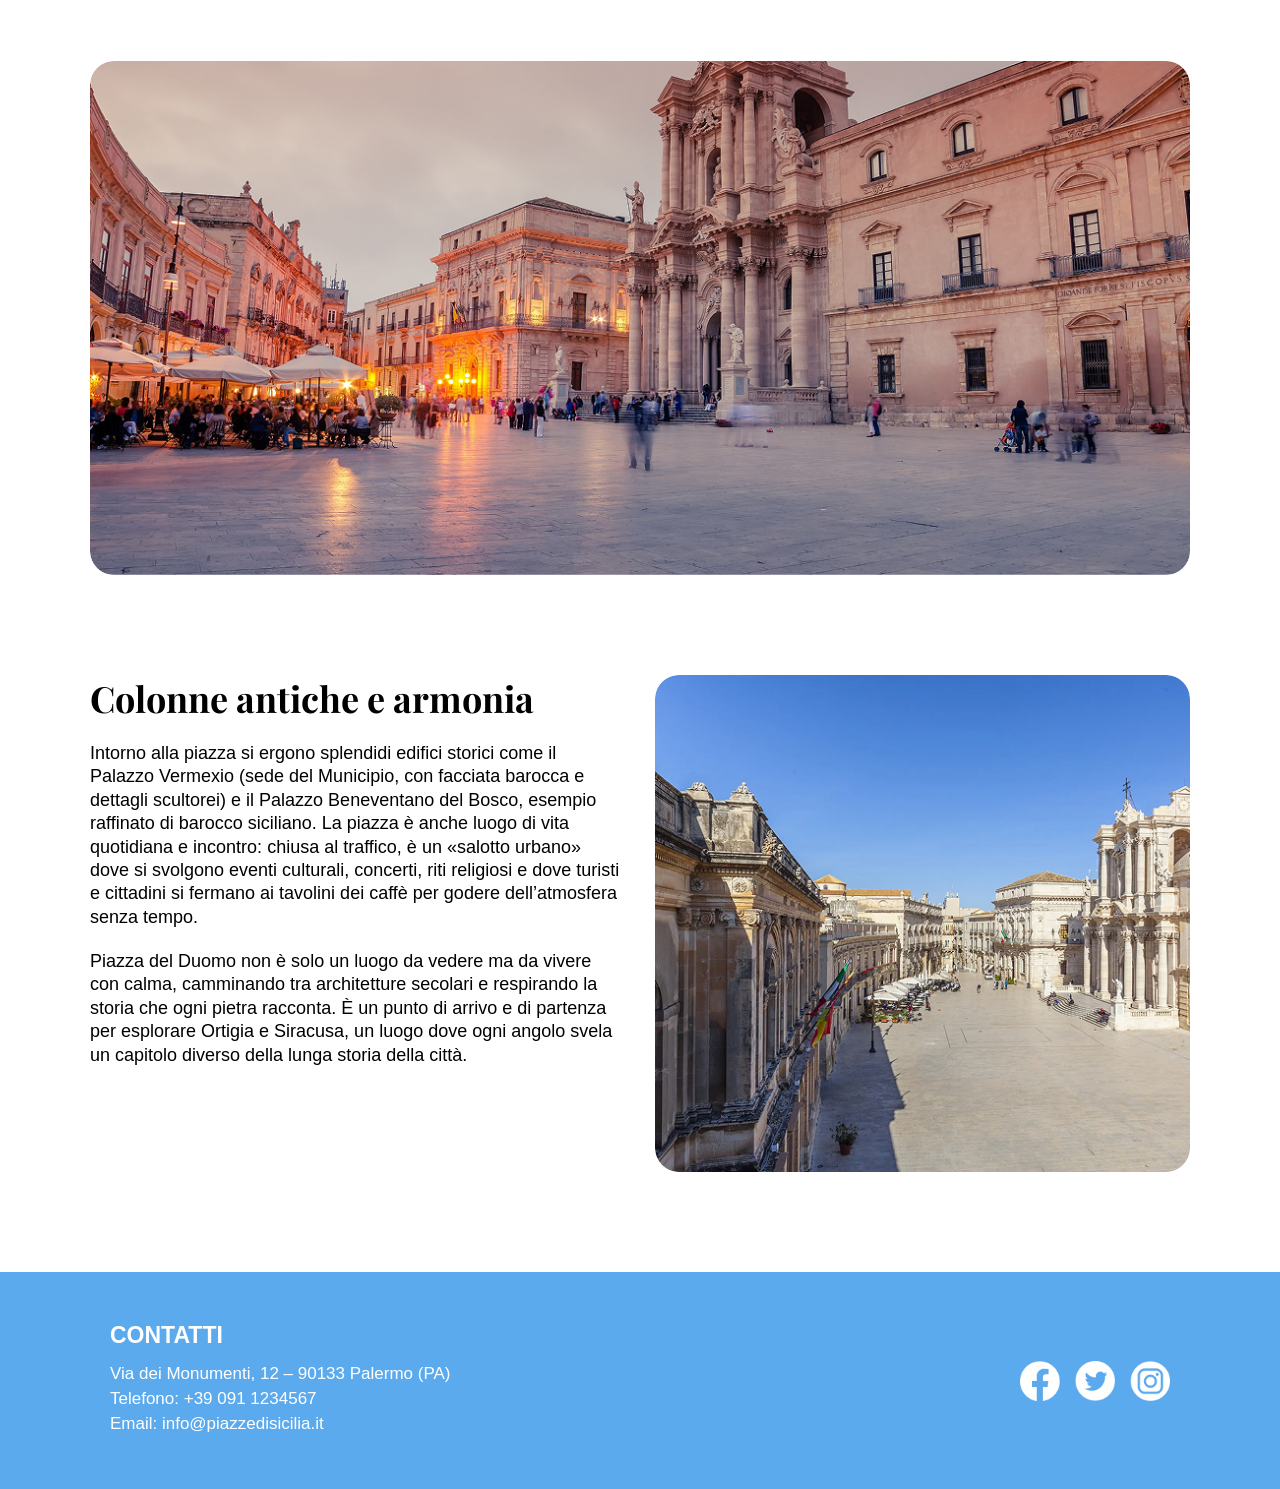
<file: piazzasiracusa.html>
<!DOCTYPE html>
<html lang="en">
<head>
    <meta charset="UTF-8">
    <meta name="viewport" content="width=device-width, initial-scale=1.0">
    <title>Agorà Sicula</title>
    <link rel="stylesheet" href="css/style.css">
    <link rel="preconnect" href="https://fonts.googleapis.com">
    <link rel="preconnect" href="https://fonts.gstatic.com" crossorigin>
    <link href="https://fonts.googleapis.com/css2?family=Playfair+Display:ital,wght@0,400..900;1,400..900&display=swap" rel="stylesheet">
</head>
<body>
    <header>    
        <div class="textheader">
            <p><a href="index.html">Agorà Sicula</a></p>
        <nav>
            <ul>
                <li><a href="contatti.html">chi siamo</a></li>
                <li><a href="piazze.html">piazze</a></li>
                <li><a href="province.html">province</a></li>
            </ul>
        </nav> 
        </div>
    </header>

    <main>
        <section class="hero_tre">
         <div class="hero_tre_img">
                <img src="img/hero_siracusa.jpg" alt="">
            </div>
            <div class="hero_tre_text">
                <h1>Piazza del Duomo,</h1>
                <h2>Siracusa</h2>
            </div>
        </section>
        <div class="divider"></div>
        <section class="content">
            <div class="content_img">
                <img src="img/fotosiracusa1.jpg" alt="">
            </div>
            <div class="content_text">
                <h1>Tra mare e pietre</h1>
                <p>Piazza del Duomo si trova nel punto più elevato dell’antica isola di Ortigia, nel centro storico di Siracusa, ed è considerata una delle piazze più affascinanti e scenografiche della Sicilia. Questo spazio urbano non è solo il centro religioso della città, ma anche un luogo dove si intrecciano secoli di storia mediterranea, dall’antichità classica alle più eleganti trasformazioni barocche del XVIII secolo.</p>
                <p>La configurazione di Piazza del Duomo è insolita: la sua geometria irregolare e leggermente curva segue il terreno e l’antico tracciato dell’acropoli greca, creando un effetto armonico e dinamico. La pavimentazione in pietra chiara riflette la luce del sole, offrendo prospettive sempre diverse mentre ci si muove tra le facciate barocche che incorniciano lo spazio.</p>
                <p>Il fulcro della piazza è la Cattedrale di Siracusa, dedicata alla Natività di Maria: un edificio che incorpora parti dell’antico Tempio dorico di Atena voluto dal tiranno Gelone nel 480 a.C. Nel corso dei secoli il tempio fu trasformato prima in chiesa cristiana, poi in moschea sotto la dominazione araba e infine ricostruito in stile barocco dopo il terremoto del 1693.</p>
            </div>
        </section>
        <section class="img_centrale">
            <img src="img/fotosiracusa2.jpg" alt="">
        </section>
         <section class="content">
            <div class="content_text">
                <h1>Colonne antiche e armonia</h1>
                <p>Intorno alla piazza si ergono splendidi edifici storici come il Palazzo Vermexio (sede del Municipio, con facciata barocca e dettagli scultorei) e il Palazzo Beneventano del Bosco, esempio raffinato di barocco siciliano. La piazza è anche luogo di vita quotidiana e incontro: chiusa al traffico, è un «salotto urbano» dove si svolgono eventi culturali, concerti, riti religiosi e dove turisti e cittadini si fermano ai tavolini dei caffè per godere dell’atmosfera senza tempo.</p>
                <p>Piazza del Duomo non è solo un luogo da vedere ma da vivere con calma, camminando tra architetture secolari e respirando la storia che ogni pietra racconta. È un punto di arrivo e di partenza per esplorare Ortigia e Siracusa, un luogo dove ogni angolo svela un capitolo diverso della lunga storia della città.</p>
            </div>
            <div class="content_img">
                <img src="img/fotosiracusa3.jpg" alt="">
            </div>
        </section>
        </main>
        
    <footer>
        <div class="footer_contenitore">
            <div class="footer_text">
            <h3>Contatti</h3>
            <p>Via dei Monumenti, 12 – 90133 Palermo (PA)</p>
            <p>Telefono: +39 091 1234567</p>
            <p> Email: info@piazzedisicilia.it</p>
        </div>
            <img src="img/icone.png" alt="">
        </div>
    </footer>
      <div id="lightbox">
    <div class="lightbox-content">
        <span id="close-lightbox">&times;</span>
        <img id="lightbox-img">
    </div>
</div>

<script>
const images = document.querySelectorAll("img");
const lightbox = document.getElementById("lightbox");
const lightboxImg = document.getElementById("lightbox-img");
const closeBtn = document.getElementById("close-lightbox");

images.forEach(img => {
    img.addEventListener("click", () => {
        lightbox.style.display = "flex";
        lightboxImg.src = img.src;
    });
});

closeBtn.addEventListener("click", () => {
    lightbox.style.display = "none";
});
</script>
</body>
</html>
</file>
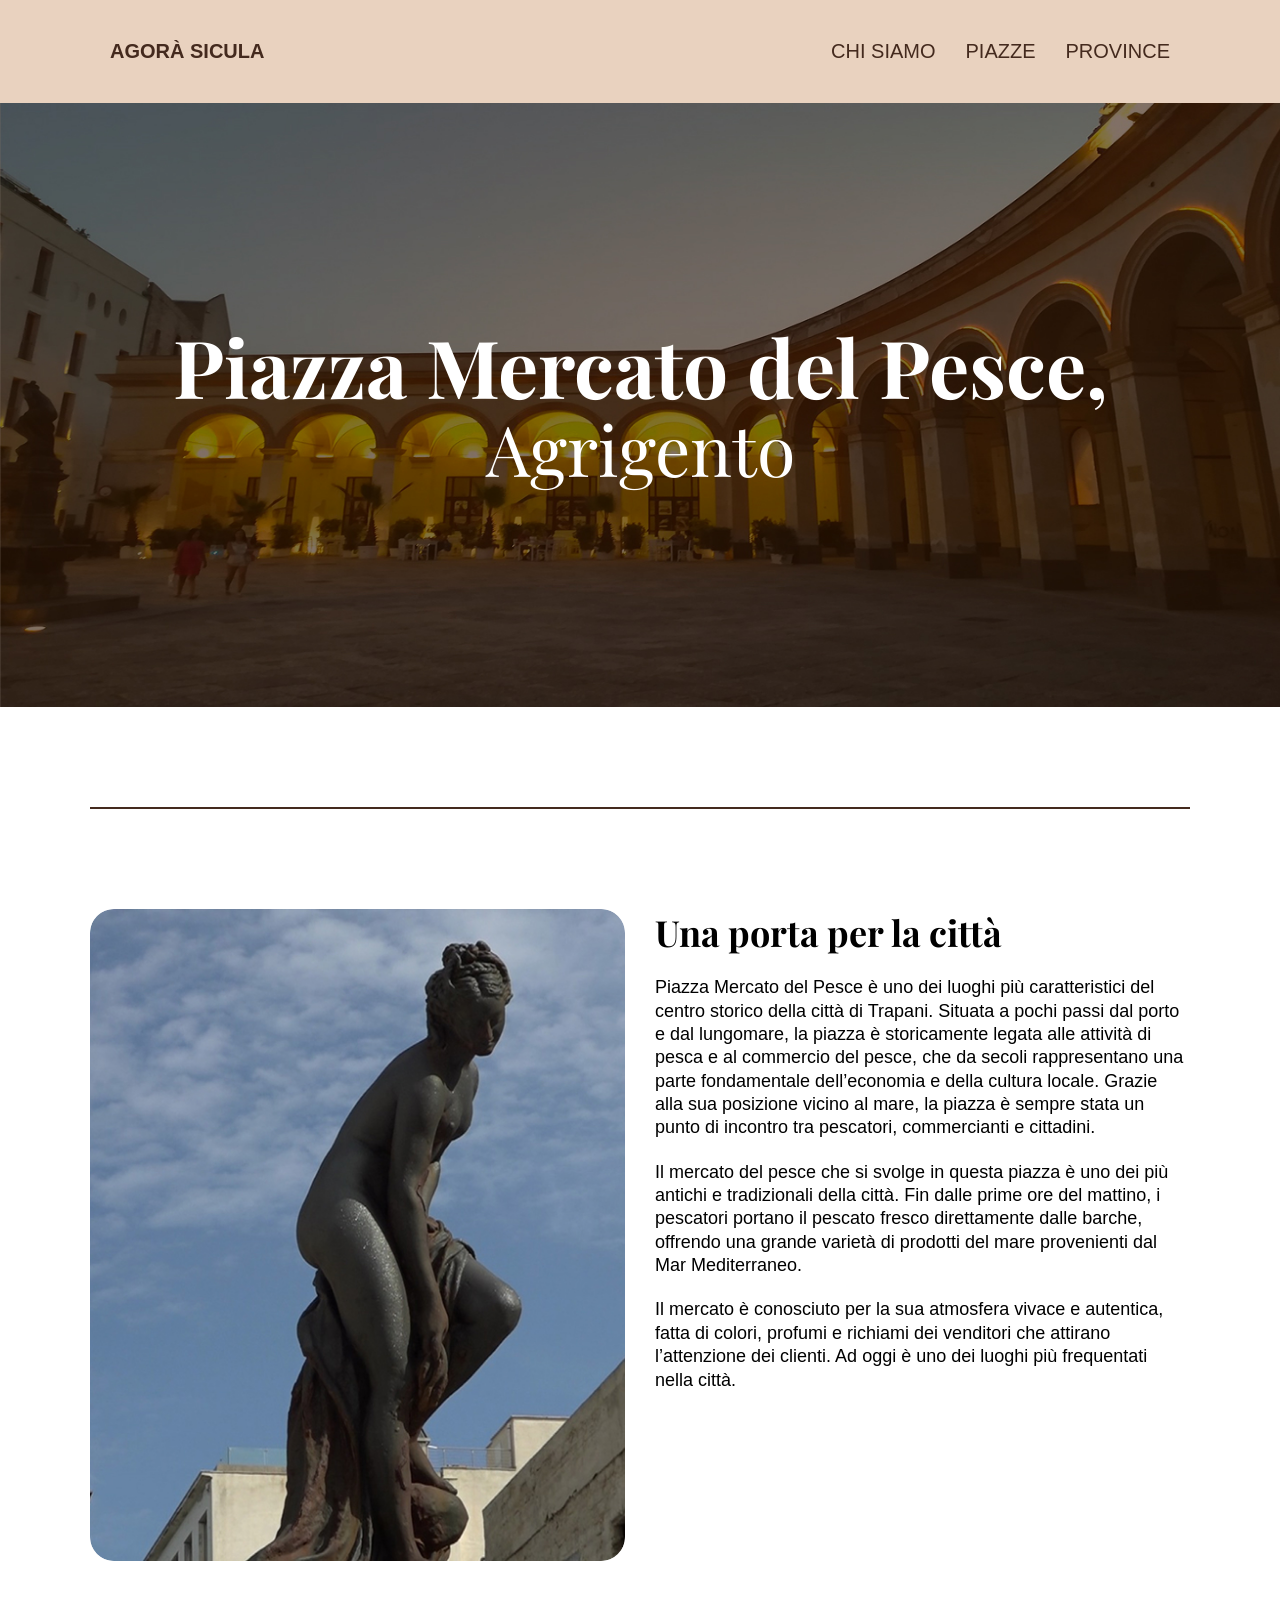
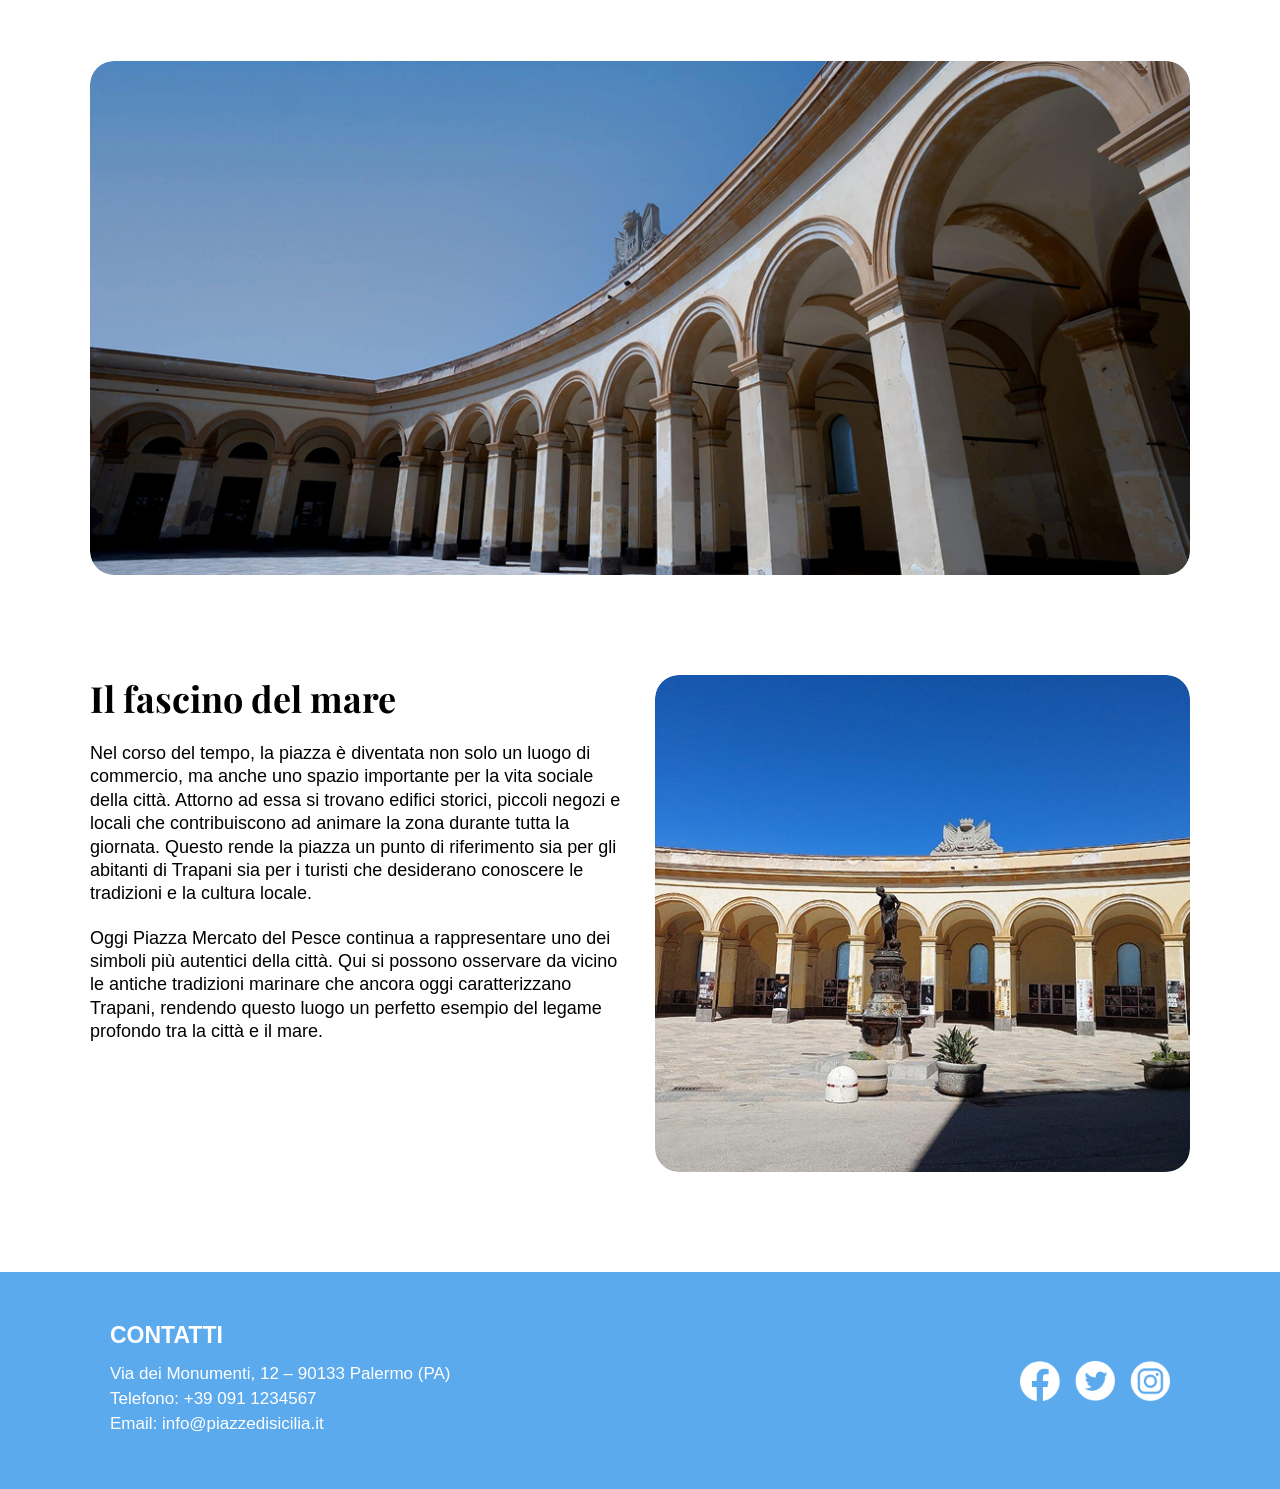
<file: piazzatrapani.html>
<!DOCTYPE html>
<html lang="en">
<head>
    <meta charset="UTF-8">
    <meta name="viewport" content="width=device-width, initial-scale=1.0">
    <title>Agorà Sicula</title>
    <link rel="stylesheet" href="css/style.css">
    <link rel="preconnect" href="https://fonts.googleapis.com">
    <link rel="preconnect" href="https://fonts.gstatic.com" crossorigin>
    <link href="https://fonts.googleapis.com/css2?family=Playfair+Display:ital,wght@0,400..900;1,400..900&display=swap" rel="stylesheet">
</head>
<body>
    <header>    
        <div class="textheader">
            <p><a href="index.html">Agorà Sicula</a></p>
        <nav>
            <ul>
                <li><a href="contatti.html">chi siamo</a></li>
                <li><a href="piazze.html">piazze</a></li>
                <li><a href="province.html">province</a></li>
            </ul>
        </nav> 
        </div>
    </header>

    <main>
        <section class="hero_tre">
         <div class="hero_tre_img">
                <img src="img/hero_trapani.jpg" alt="">
            </div>
            <div class="hero_tre_text">
                <h1>Piazza Mercato del Pesce,</h1>
                <h2>Agrigento</h2>
            </div>
        </section>
        <div class="divider"></div>
        <section class="content">
            <div class="content_img">
                <img src="img/fototrapani1.jpg" alt="">
            </div>
            <div class="content_text">
                <h1>Una porta per la città</h1>
                <p>Piazza Mercato del Pesce è uno dei luoghi più caratteristici del centro storico della città di Trapani. Situata a pochi passi dal porto e dal lungomare, la piazza è storicamente legata alle attività di pesca e al commercio del pesce, che da secoli rappresentano una parte fondamentale dell’economia e della cultura locale. Grazie alla sua posizione vicino al mare, la piazza è sempre stata un punto di incontro tra pescatori, commercianti e cittadini.</p>
                <p>Il mercato del pesce che si svolge in questa piazza è uno dei più antichi e tradizionali della città. Fin dalle prime ore del mattino, i pescatori portano il pescato fresco direttamente dalle barche, offrendo una grande varietà di prodotti del mare provenienti dal Mar Mediterraneo. </p>
                <p>Il mercato è conosciuto per la sua atmosfera vivace e autentica, fatta di colori, profumi e richiami dei venditori che attirano l’attenzione dei clienti. Ad oggi è uno dei luoghi più frequentati nella città.</p>
            </div>
        </section>
        <section class="img_centrale">
            <img src="img/fototrapani2.jpg" alt="">
        </section>
         <section class="content">
            <div class="content_text">
                <h1>Il fascino del mare</h1>
                <p>Nel corso del tempo, la piazza è diventata non solo un luogo di commercio, ma anche uno spazio importante per la vita sociale della città. Attorno ad essa si trovano edifici storici, piccoli negozi e locali che contribuiscono ad animare la zona durante tutta la giornata. Questo rende la piazza un punto di riferimento sia per gli abitanti di Trapani sia per i turisti che desiderano conoscere le tradizioni e la cultura locale.</p>
                <p>Oggi Piazza Mercato del Pesce continua a rappresentare uno dei simboli più autentici della città. Qui si possono osservare da vicino le antiche tradizioni marinare che ancora oggi caratterizzano Trapani, rendendo questo luogo un perfetto esempio del legame profondo tra la città e il mare.</p>
            </div>
            <div class="content_img">
                <img src="img/fototrapani3.jpg" alt="">
            </div>
        </section>
        </main>
        
    <footer>
        <div class="footer_contenitore">
            <div class="footer_text">
            <h3>Contatti</h3>
            <p>Via dei Monumenti, 12 – 90133 Palermo (PA)</p>
            <p>Telefono: +39 091 1234567</p>
            <p> Email: info@piazzedisicilia.it</p>
        </div>
            <img src="img/icone.png" alt="">
        </div>
    </footer>
      <div id="lightbox">
    <div class="lightbox-content">
        <span id="close-lightbox">&times;</span>
        <img id="lightbox-img">
    </div>
</div>

<script>
const images = document.querySelectorAll("img");
const lightbox = document.getElementById("lightbox");
const lightboxImg = document.getElementById("lightbox-img");
const closeBtn = document.getElementById("close-lightbox");

images.forEach(img => {
    img.addEventListener("click", () => {
        lightbox.style.display = "flex";
        lightboxImg.src = img.src;
    });
});

closeBtn.addEventListener("click", () => {
    lightbox.style.display = "none";
});
</script>
</body>
</html>
</file>
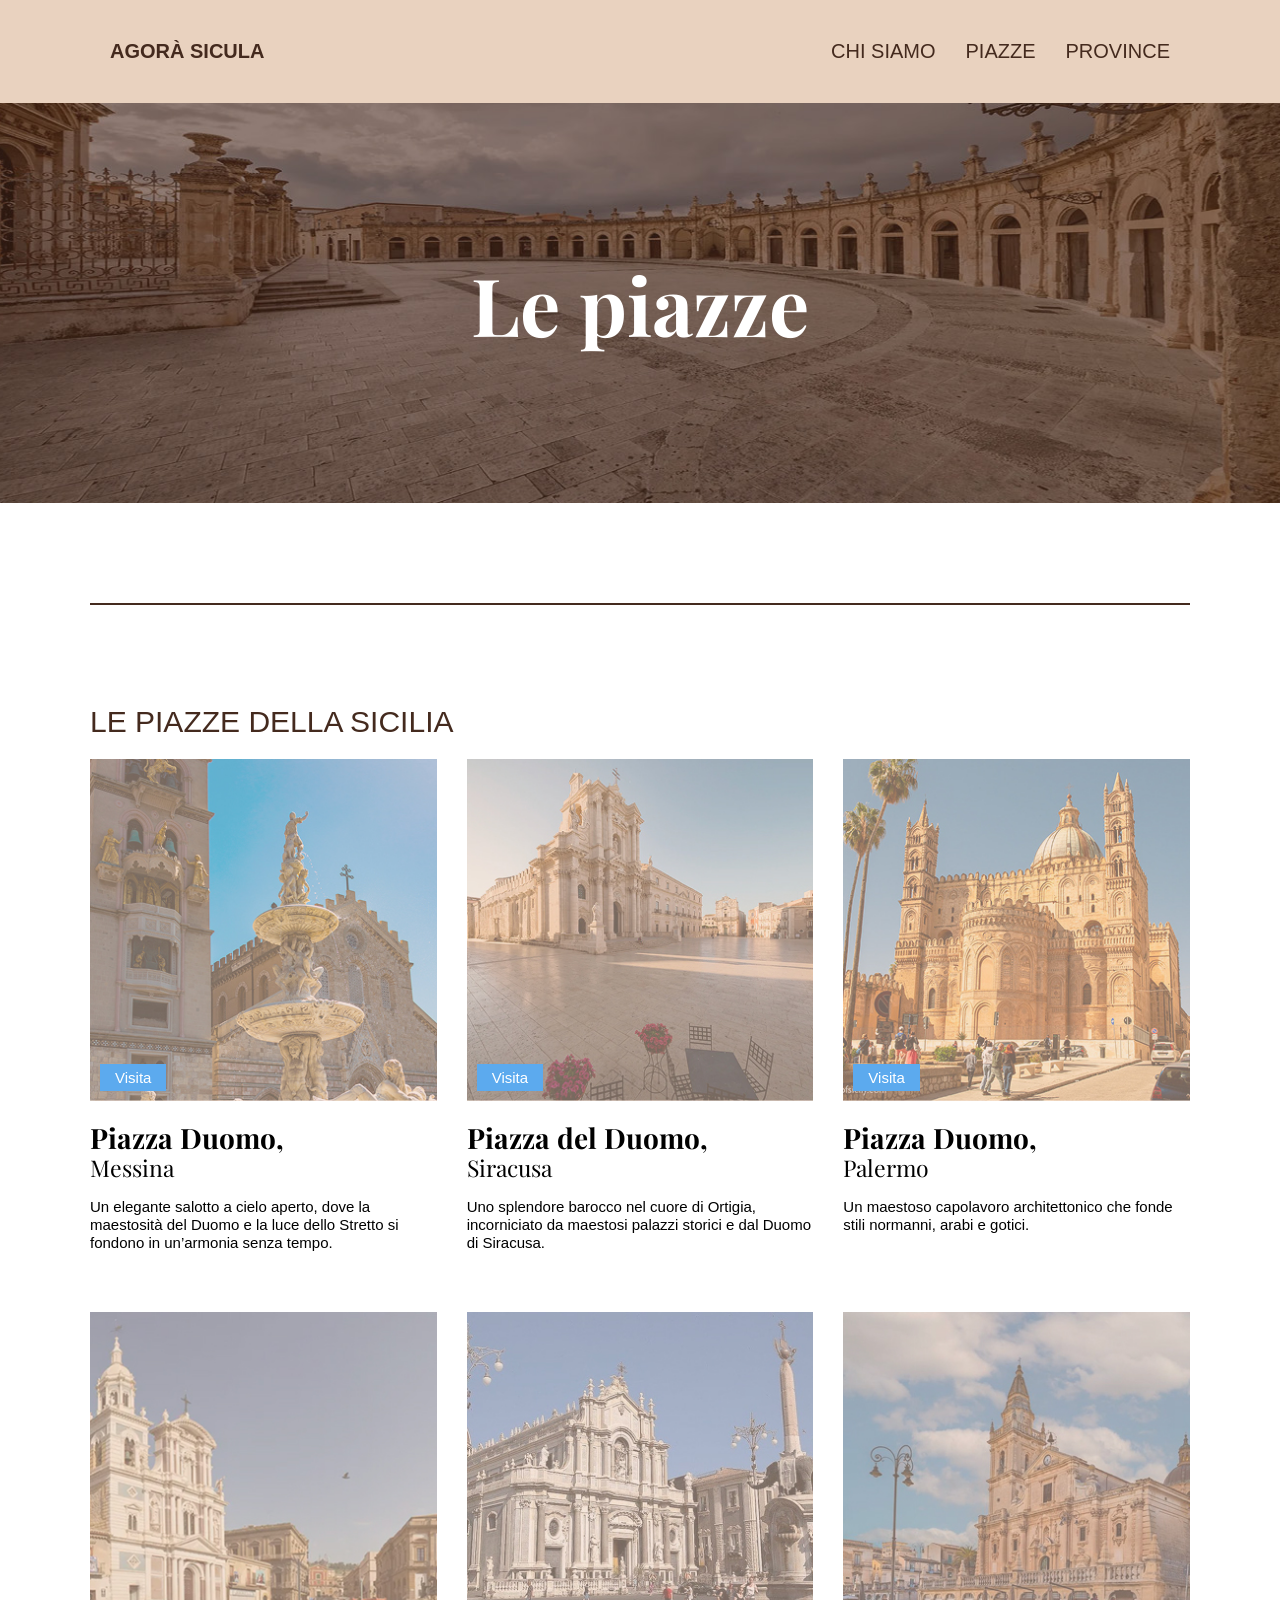
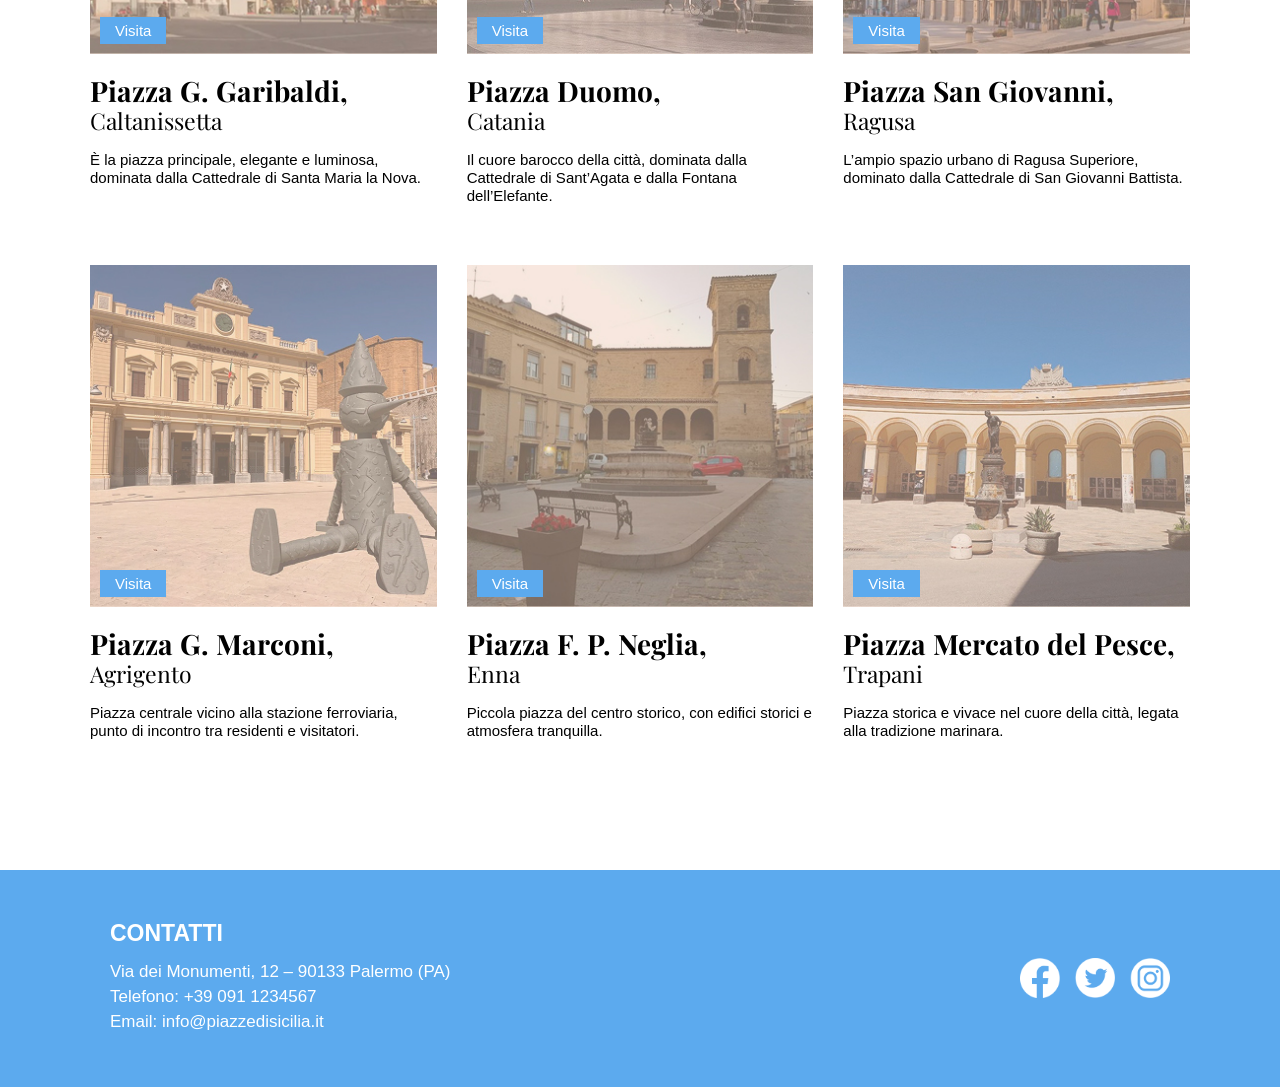
<file: piazze.html>
<!DOCTYPE html>
<html lang="en">
<head>
    <meta charset="UTF-8">
    <meta name="viewport" content="width=device-width, initial-scale=1.0">
    <title>Agorà Sicula</title>
    <link rel="stylesheet" href="css/style.css">
    <link rel="preconnect" href="https://fonts.googleapis.com">
    <link rel="preconnect" href="https://fonts.gstatic.com" crossorigin>
    <link href="https://fonts.googleapis.com/css2?family=Playfair+Display:ital,wght@0,400..900;1,400..900&display=swap" rel="stylesheet">
</head>
<body>
    
      <header>    
        <div class="textheader">
            <p><a href="index.html">Agorà Sicula</a></p>
        <nav>
            <ul>
                <li><a href="contatti.html">chi siamo</a></li>
                <li><a href="piazze.html">piazze</a></li>
                <li><a href="province.html">province</a></li>
            </ul>
        </nav> 
        </div>
    </header>

    <main>
            <section class="hero">
         <div class="hero_img">
                <img src="img/hero_piazze.jpg" alt="">
            </div>
            <div class="hero_text">
                <h1>Le piazze</h1>
            </div>
        </section>
        <div class="divider"></div>

        <section class="cardhome">
    <h1>Le piazze della Sicilia</h1>

    <div class="card_contenitore">

        <div class="card_item">
            <a href="piazzamessina.html" class="card_link">
                <div class="card_img">
                    <img src="img/fotohome1.jpg" alt="Piazza Duomo Messina">
                    <p>Visita</p>
                </div>
                <div class="card_text">
                    <h2>Piazza Duomo,</h2>
                    <h3>Messina</h3>
                    <p>Un elegante salotto a cielo aperto, dove la maestosità del Duomo e la luce dello Stretto si fondono in un’armonia senza tempo.</p>
                </div>
            </a>
        </div>

        <div class="card_item">
            <a href="piazzasiracusa.html" class="card_link">
                <div class="card_img">
                    <img src="img/fotohome2.jpg" alt="Piazza Duomo Siracusa">
                    <p>Visita</p>
                </div>
                <div class="card_text">
                    <h2>Piazza del Duomo,</h2>
                    <h3>Siracusa</h3>
                    <p>Uno splendore barocco nel cuore di Ortigia, incorniciato da maestosi palazzi storici e dal Duomo di Siracusa.</p>
                </div>
            </a>
        </div>

        <div class="card_item">
            <a href="piazzapalermo.html" class="card_link">
                <div class="card_img">
                    <img src="img/fotohome3.jpg" alt="Piazza Duomo Palermo">
                    <p>Visita</p>
                </div>
                <div class="card_text">
                    <h2>Piazza Duomo,</h2>
                    <h3>Palermo</h3>
                    <p>Un maestoso capolavoro architettonico che fonde stili normanni, arabi e gotici.</p>
                </div>
            </a>
        </div>

        <div class="card_item">
            <a href="piazzacaltanissetta.html" class="card_link">
                <div class="card_img">
                    <img src="img/piazze4.jpg" alt="Piazza Garibaldi Caltanissetta">
                    <p>Visita</p>
                </div>
                <div class="card_text">
                    <h2>Piazza G. Garibaldi,</h2>
                    <h3>Caltanissetta</h3>
                    <p>È la piazza principale, elegante e luminosa, dominata dalla Cattedrale di Santa Maria la Nova.</p>
                </div>
            </a>
        </div>

        <div class="card_item">
            <a href="piazzacatania.html" class="card_link">
                <div class="card_img">
                    <img src="img/piazze5.jpg" alt="Piazza Duomo Catania">
                    <p>Visita</p>
                </div>
                <div class="card_text">
                    <h2>Piazza Duomo,</h2>
                    <h3>Catania</h3>
                    <p>Il cuore barocco della città, dominata dalla Cattedrale di Sant’Agata e dalla Fontana dell’Elefante.</p>
                </div>
            </a>
        </div>

        <div class="card_item">
            <a href="piazzaragusa.html" class="card_link">
                <div class="card_img">
                    <img src="img/piazza6.jpg" alt="Piazza San Giovanni Ragusa">
                    <p>Visita</p>
                </div>
                <div class="card_text">
                    <h2>Piazza San Giovanni,</h2>
                    <h3>Ragusa</h3>
                    <p>L’ampio spazio urbano di Ragusa Superiore, dominato dalla Cattedrale di San Giovanni Battista.</p>
                </div>
            </a>
        </div>

        <div class="card_item">
            <a href="piazzaagrigento.html" class="card_link">
                <div class="card_img">
                    <img src="img/piazza7.jpg" alt="Piazza Marconi Agrigento">
                    <p>Visita</p>
                </div>
                <div class="card_text">
                    <h2>Piazza G. Marconi,</h2>
                    <h3>Agrigento</h3>
                    <p>Piazza centrale vicino alla stazione ferroviaria, punto di incontro tra residenti e visitatori.</p>
                </div>
            </a>
        </div>

        <div class="card_item">
            <a href="piazzaenna.html" class="card_link">
                <div class="card_img">
                    <img src="img/piazza8.jpg" alt="Piazza Neglia Enna">
                    <p>Visita</p>
                </div>
                <div class="card_text">
                    <h2>Piazza F. P. Neglia,</h2>
                    <h3>Enna</h3>
                    <p>Piccola piazza del centro storico, con edifici storici e atmosfera tranquilla.</p>
                </div>
            </a>
        </div>

        <div class="card_item">
            <a href="piazzatrapani.html" class="card_link">
                <div class="card_img">
                    <img src="img/piazza9.jpg" alt="Piazza Mercato del Pesce Trapani">
                    <p>Visita</p>
                </div>
                <div class="card_text">
                    <h2>Piazza Mercato del Pesce,</h2>
                    <h3>Trapani</h3>
                    <p>Piazza storica e vivace nel cuore della città, legata alla tradizione marinara.</p>
                </div>
            </a>
        </div>

    </div>
</section>
        </main>
    <footer>
        <div class="footer_contenitore">
            <div class="footer_text">
            <h3>Contatti</h3>
            <p>Via dei Monumenti, 12 – 90133 Palermo (PA)</p>
            <p>Telefono: +39 091 1234567</p>
            <p> Email: info@piazzedisicilia.it</p>
        </div>
            <img src="img/icone.png" alt="">
        </div>
    </footer>
</body>
</html>
</file>
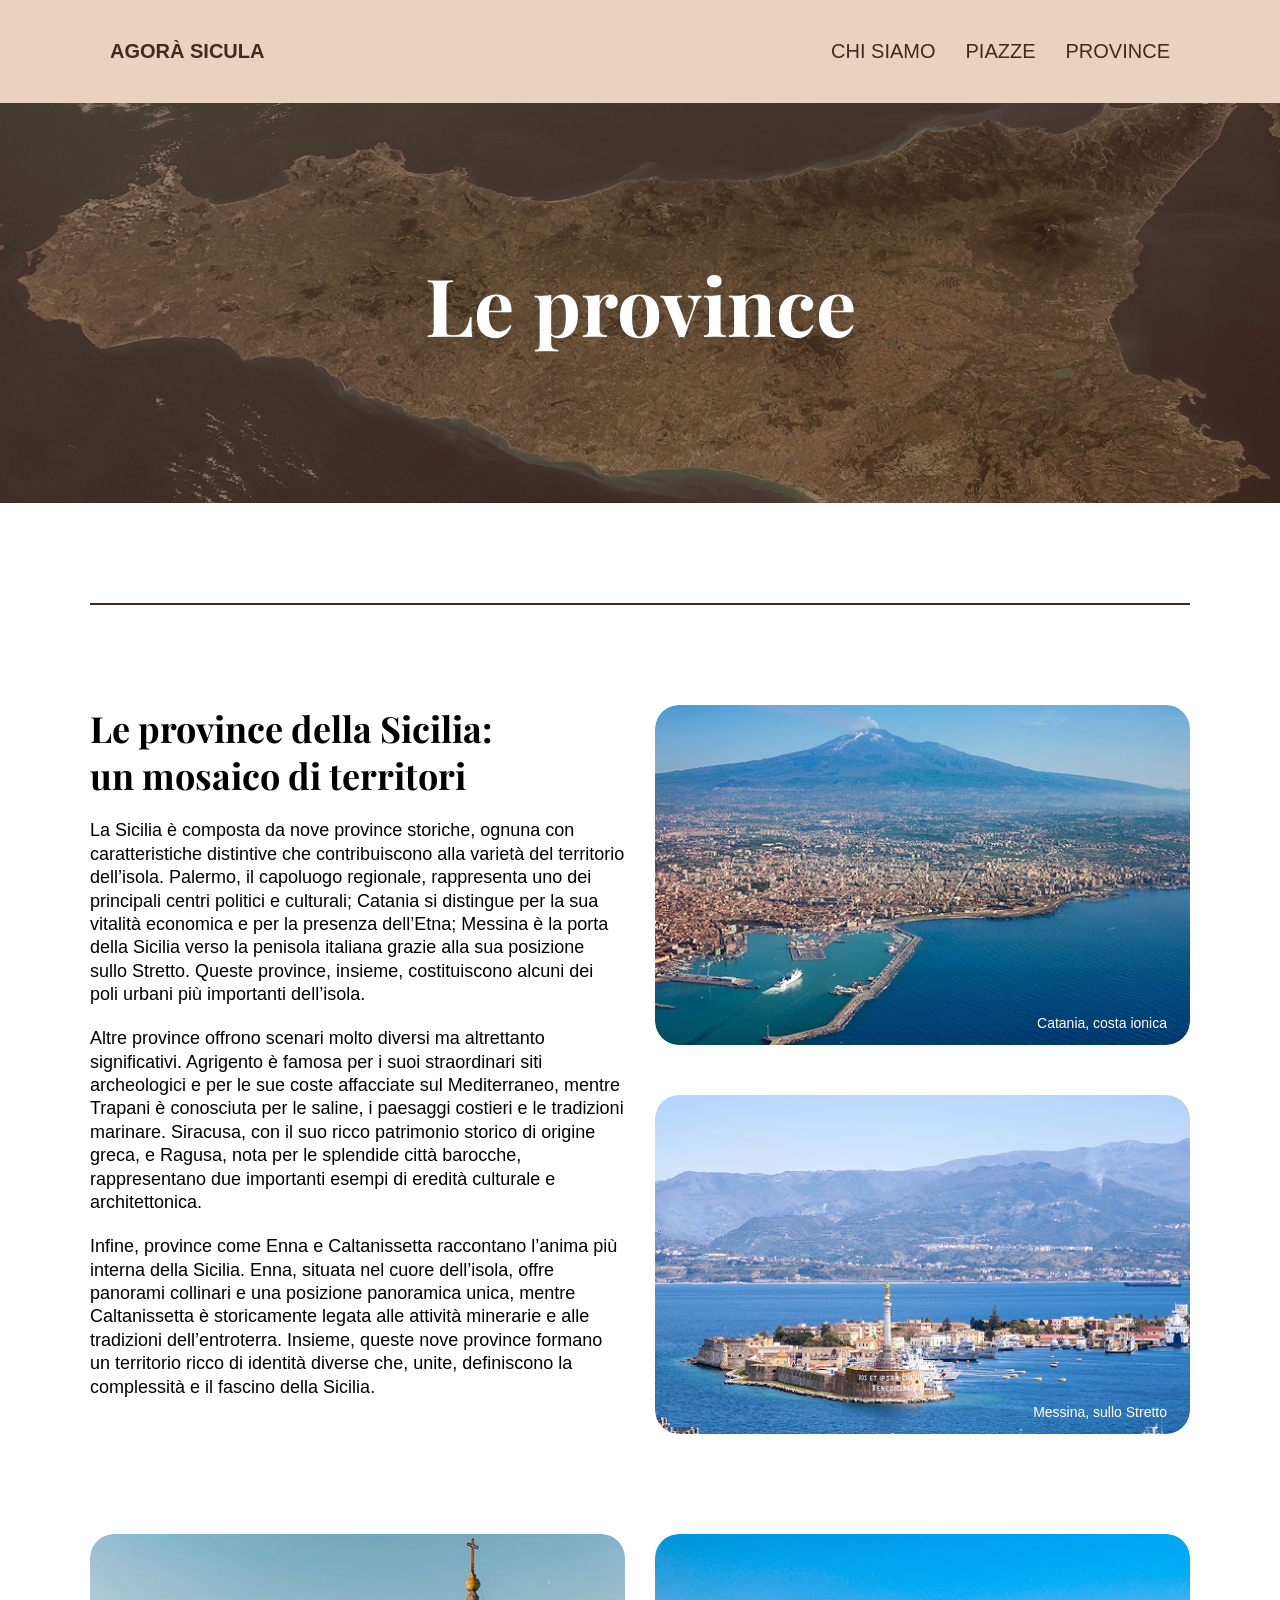
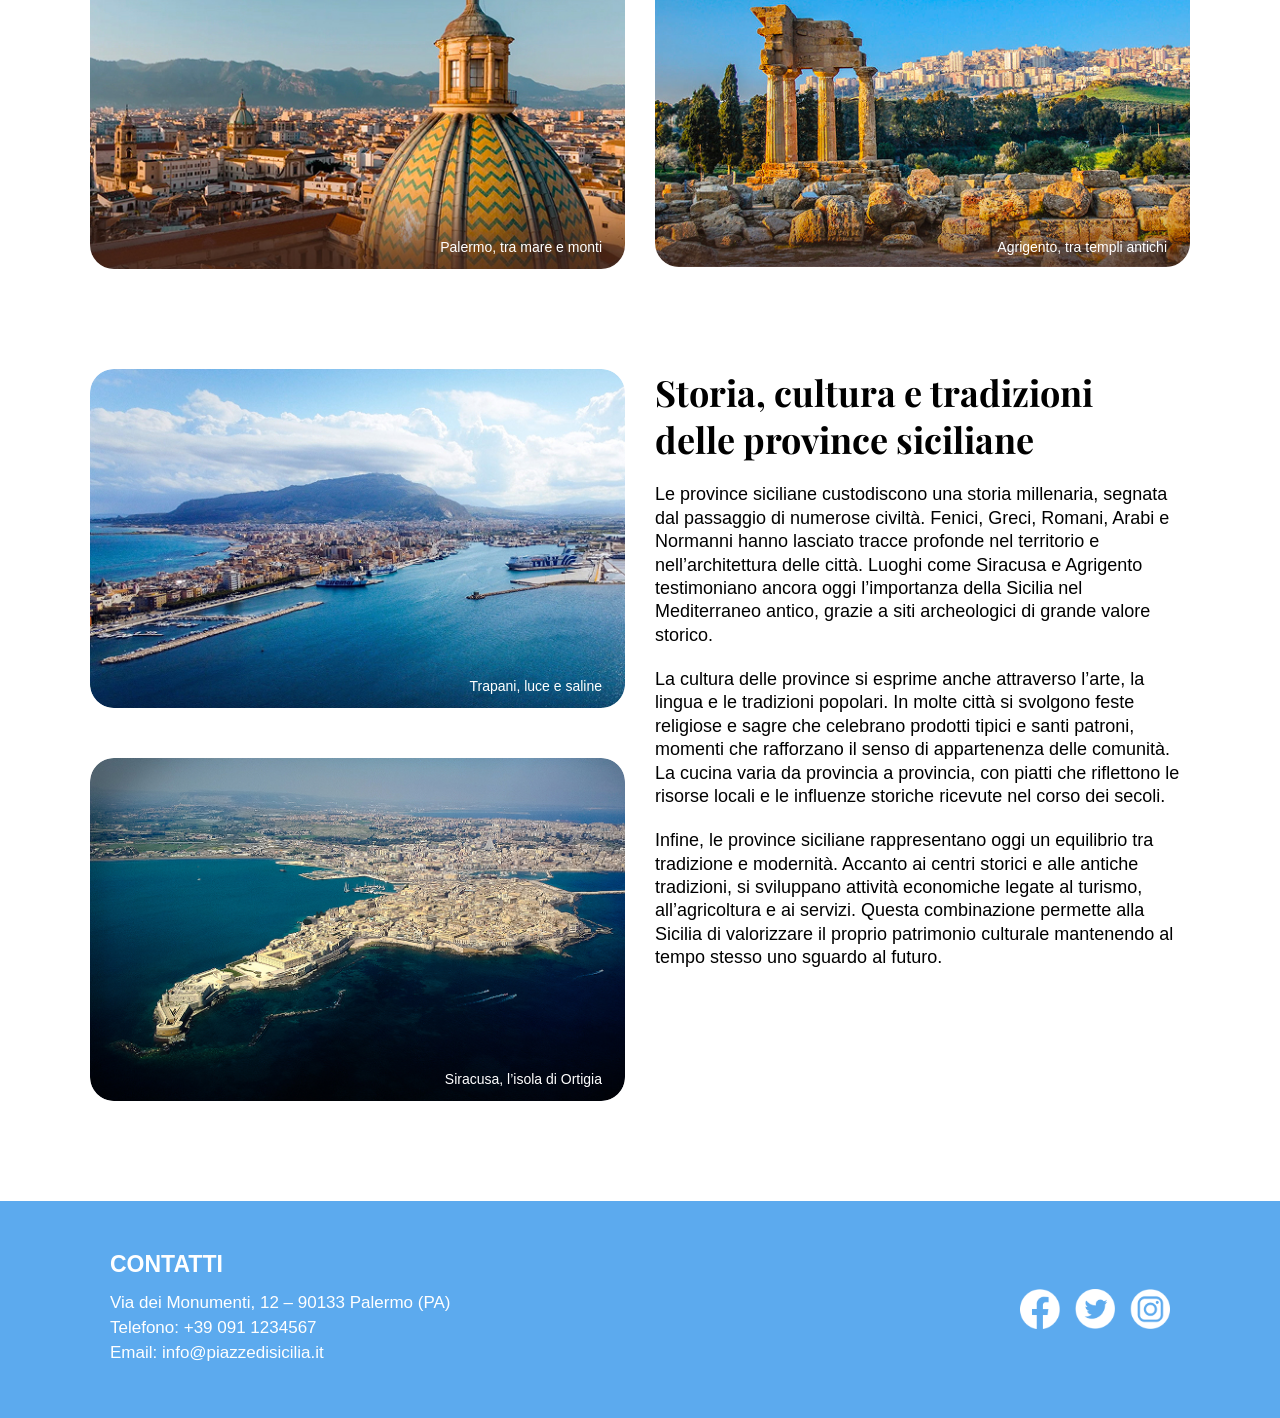
<file: province.html>
<!DOCTYPE html>
<html lang="en">
<head>
    <meta charset="UTF-8">
    <meta name="viewport" content="width=device-width, initial-scale=1.0">
    <title>Agorà Sicula</title>
    <link rel="stylesheet" href="css/style.css">
    <link rel="preconnect" href="https://fonts.googleapis.com">
    <link rel="preconnect" href="https://fonts.gstatic.com" crossorigin>
    <link href="https://fonts.googleapis.com/css2?family=Playfair+Display:ital,wght@0,400..900;1,400..900&display=swap" rel="stylesheet">
</head>
<body>
    
        <header>    
        <div class="textheader">
            <p><a href="index.html">Agorà Sicula</a></p>
        <nav>
            <ul>
                <li><a href="contatti.html">chi siamo</a></li>
                <li><a href="piazze.html">piazze</a></li>
                <li><a href="province.html">province</a></li>
            </ul>
        </nav> 
        </div>
    </header>

    <main>
            <section class="hero">
         <div class="hero_img">
                <img src="img/hero_province.jpg" alt="">
            </div>
            <div class="hero_text">
                <h1>Le province</h1>
            </div>
        </section>
        <div class="divider"></div>
        <section class="content_province">
            <div class="content_province_container">
                <div class="content_province_text">
                <h1>Le province della Sicilia: <br> un mosaico di territori <br></h1>
                <p>La Sicilia è composta da nove province storiche, ognuna con caratteristiche distintive che contribuiscono alla varietà del territorio dell’isola. Palermo, il capoluogo regionale, rappresenta uno dei principali centri politici e culturali; Catania si distingue per la sua vitalità economica e per la presenza dell’Etna; Messina è la porta della Sicilia verso la penisola italiana grazie alla sua posizione sullo Stretto. Queste province, insieme, costituiscono alcuni dei poli urbani più importanti dell’isola.</p>
                <p>Altre province offrono scenari molto diversi ma altrettanto significativi. Agrigento è famosa per i suoi straordinari siti archeologici e per le sue coste affacciate sul Mediterraneo, mentre Trapani è conosciuta per le saline, i paesaggi costieri e le tradizioni marinare. Siracusa, con il suo ricco patrimonio storico di origine greca, e Ragusa, nota per le splendide città barocche, rappresentano due importanti esempi di eredità culturale e architettonica.</p>
                <p>Infine, province come Enna e Caltanissetta raccontano l’anima più interna della Sicilia. Enna, situata nel cuore dell’isola, offre panorami collinari e una posizione panoramica unica, mentre Caltanissetta è storicamente legata alle attività minerarie e alle tradizioni dell’entroterra. Insieme, queste nove province formano un territorio ricco di identità diverse che, unite, definiscono la complessità e il fascino della Sicilia.</p>
            </div>
            <div class="content_province_img">
                <div class="img_box">
                    <img src="img/fotoprovince1.jpg" alt="">
                    <span class="img_caption">Catania, costa ionica</span>
                </div>
                <div class="img_box">
                    <img src="img/fotoprovince2.jpg" alt="">
                    <span class="img_caption">Messina, sullo Stretto</span>
                </div>
            </div>
            </div>
            <div class="content_centrale_img">
                <div class="img_box">
                    <img src="img/fotoprovince3.jpg">
                    <span class="img_caption">Palermo, tra mare e monti</span>
                </div>
                <div class="img_box">
                    <img src="img/fotoprovince4.jpg">
                    <span class="img_caption">Agrigento, tra templi antichi</span>
                </div>
            </div>
            <div class="content_province_container">
                <div class="content_province_img">
                <div class="img_box">
                    <img src="img/fotoprovince5.jpg" alt="">
                    <span class="img_caption">Trapani, luce e saline</span>
                </div>
                <div class="img_box">
                    <img src="img/fotoprovince6.jpg" alt="">
                    <span class="img_caption">Siracusa, l’isola di Ortigia</span>
                </div>
            </div>
                <div class="content_province_text">
                <h1>Storia, cultura e tradizioni <br>delle province siciliane<br></h1>
                <p>Le province siciliane custodiscono una storia millenaria, segnata dal passaggio di numerose civiltà. Fenici, Greci, Romani, Arabi e Normanni hanno lasciato tracce profonde nel territorio e nell’architettura delle città. Luoghi come Siracusa e Agrigento testimoniano ancora oggi l’importanza della Sicilia nel Mediterraneo antico, grazie a siti archeologici di grande valore storico.</p>
                <p>La cultura delle province si esprime anche attraverso l’arte, la lingua e le tradizioni popolari. In molte città si svolgono feste religiose e sagre che celebrano prodotti tipici e santi patroni, momenti che rafforzano il senso di appartenenza delle comunità. La cucina varia da provincia a provincia, con piatti che riflettono le risorse locali e le influenze storiche ricevute nel corso dei secoli.</p>
                <p>Infine, le province siciliane rappresentano oggi un equilibrio tra tradizione e modernità. Accanto ai centri storici e alle antiche tradizioni, si sviluppano attività economiche legate al turismo, all’agricoltura e ai servizi. Questa combinazione permette alla Sicilia di valorizzare il proprio patrimonio culturale mantenendo al tempo stesso uno sguardo al futuro.</p>
            </div>
            </div>
        </section>
        </main>
    <footer>
        <div class="footer_contenitore">
            <div class="footer_text">
            <h3>Contatti</h3>
            <p>Via dei Monumenti, 12 – 90133 Palermo (PA)</p>
            <p>Telefono: +39 091 1234567</p>
            <p> Email: info@piazzedisicilia.it</p>
        </div>
            <img src="img/icone.png" alt="">
        </div>
    </footer>
  <div id="lightbox">
    <div class="lightbox-content">
        <span id="close-lightbox">&times;</span>
        <img id="lightbox-img">
    </div>
</div>

<script>
const images = document.querySelectorAll("img");
const lightbox = document.getElementById("lightbox");
const lightboxImg = document.getElementById("lightbox-img");
const closeBtn = document.getElementById("close-lightbox");

images.forEach(img => {
    img.addEventListener("click", () => {
        lightbox.style.display = "flex";
        lightboxImg.src = img.src;
    });
});

closeBtn.addEventListener("click", () => {
    lightbox.style.display = "none";
});
</script>
</body>
</html>
</file>
<file: css/style.css>
html{
    box-sizing: border-box;
    overscroll-behavior: none;
}

*, *::before, *::after{
    box-sizing: inherit;
}

body{
    margin: 0;
    font-family: Arial, Helvetica, sans-serif;
    overflow-x: hidden;
}

h1, h2, h3, h4, h5, h6, p, ul, ol {
    margin: 0;
    padding: 0;
}

img {
    max-width: 100%;
    display: block;
}

header{
    max-width: 100%;
    background-color: #E9D2BF;
    text-transform: uppercase;
}

header a:hover{
    color: #ffffff;
}


.textheader{
    max-width: 1100px;
    width: 100%;
    margin: 0 auto;
    display: flex;
    justify-content: space-between;
    padding: 40px 20px;
    color: #442A1E;
}

header p{
    margin: 0;
    font-size: 20px;
    font-weight: bolder;
}

header nav ul {
    margin: 0;
    padding: 0;
    list-style: none;
    display: flex;
    gap: 30px;
    font-size: 20px;
}

header a {
    color: #442A1E;
    text-decoration: none;
}

.hero {
    position: relative;
    margin-bottom: 100px;
}

.hero_text {
    position: absolute;
    top:0%;
    left: 0%;
    display: flex;
    width: 100%;
    height: 100%;
    justify-content: center;
    align-items: center;
}

.hero_text h1{
    font-family: "Playfair Display", serif;
    font-weight: 700;
    color: #ffffff;
    font-size: 80px;
}

.hero_img img {
    height: 400px;
    width: 100%;
    object-fit: cover;
    object-position: top;
}

.hero_tre{
    position: relative;
    width: 100%;
    overflow: hidden;
}

.hero_tre_img img{
    width: 100%;
    object-fit: cover;
}

.hero_tre_text {
    position: absolute;
    top:0%;
    left: 0%;
    width: 100%;
    height: 100%;
    display: flex;
    flex-direction: column;
    justify-content: center;
    align-items: center;
}

.hero_tre_text h1{
    font-family: "Playfair Display", serif;
    font-weight: 700;
    color: #ffffff;
    font-size: 80px;
    line-height: 1.1;
    margin: 0;
}

.hero_tre_text h2{
    font-family: "Playfair Display", serif;
    font-weight: 400;
    color: #ffffff;
    font-size: 70px;
    line-height: 1.1;
    margin: 0;
}

.divider{
    max-width:1100px;
    margin:100px auto;
    border-top:2px solid #442A1E;
}

.cardhome{
    max-width: 1100px;
    margin: 0 auto;
}

.cardhome h1{
    text-transform: uppercase;
    padding: 0px 0 20px 0;
    font-size: 30px;
    font-weight: lighter;
    color: #442A1E;
}

.card_contenitore {
    display: grid;
    grid-template-columns: repeat(3, 1fr);  
    gap: 30px;
    margin-bottom: 100px;
}

.card_link {
    display: block;
    text-decoration: none;  
    color: inherit;         
}

.card_link:hover {
    color: inherit;         
    text-decoration: none;
}

.card_text{
   padding: 20px 0 30px 0;
   margin: 0;
}

.card_text h2{
    font-family: "Playfair Display", serif;
    font-weight: 700;
    font-size: 28px;
    line-height: 1.2;
}

.card_text h3{
    font-family: "Playfair Display", serif;
    font-weight: 400;
    font-size: 23px;
    line-height: 1.2;
}

.card_text p {
    font-size: 15px;
    line-height: 1.2;
    margin-top: 1rem;
}

.card_img{
    position: relative;
}

.card_img p{ 
    position: absolute;
    bottom: 10px;
    left: 10px;
    z-index: 1;
    background-color: #5CAAEE;
    font-size: 15px;
    padding: 5px 15px;
    color: #ffffff;
    text-decoration: none;
}

.card_img p:hover {
    color: #442A1E;
}

.content_province{
    max-width: 1100px;
    margin: 0 auto;
    margin-bottom:100px;
}

.content_province_container{
    display: grid;
    grid-template-columns: repeat(2, 1fr);
    gap: 30px;
}

.content_province_text h1{
    font-family: "Playfair Display", serif;
    font-size: 36px;
    line-height: 1.3;
    margin-bottom: 1.3rem;
}

.content_province_text p{
    font-size: 18px;
    line-height: 1.3;
    margin-bottom: 1.3rem;
}

.content_province_img{
    display: flex;
    flex-direction: column;
    gap: 50px;
}

.img_box{
    position: relative;
}

.img_box img{
    width: 100%;
    display: block;
    border-radius: 24px;
}

.content_province_img .img_box{
    width: 100%;
    flex: 1;
}

.img_caption{
    position: absolute;
    bottom: 10px;
    right: 15px;
    color: #ffffff;
    font-size: 14px;
    padding: 4px 8px;
}

.content_centrale_img{
    display: flex;
    gap: 30px;
    margin: 100px 0;
}

.content_centrale_img .img_box{
    flex: 1;
}

.content{
    max-width: 1100px;
    margin: 100px auto;
    display: grid;
    grid-template-columns: 1fr 1fr;
    gap: 30px;
}

.content_text h1{
    font-family: "Playfair Display", serif;
    font-size: 36px;
    line-height: 1.3;
    margin-bottom: 1.3rem;
}

.content_text p{
    font-size: 18px;
    line-height: 1.3;
    margin-bottom: 1.3rem;
}

.contatti p{
    font-size: 18px;
    line-height: 1;
    margin-bottom: 1rem;
}

.content_img img{
    width:100%;
    height:100%;
    object-fit:cover;
    border-radius: 24px;
}

.img_centrale{
    max-width: 1100px;
    margin: 100px auto;
}

.img_centrale img{
    border-radius: 24px;
}

.info{
    background-color: #442A1E;
    padding: 100px 0 100px 0;
}

.info_contenitore{
    background-color: #ffffff;
    padding: 60px;
    border-radius: 24px;
    max-width: 1100px;
    margin: 0 auto;
    display: flex;
    align-items: center;
    justify-content: center;
    gap: 60px;
}

.info_text{
    width: 50%;
}

.info_text h2{
    font-family: "Playfair Display", serif;
    font-weight: 700;
    font-size: 45px;
    color: #5CAAEE;
    line-height: 1.3em;
    margin-bottom: 1.3rem;
}

.info_text h2::after{
    content:"";
    display: block;
    width: 100%;   
    height: 1px;
    background-color: #442A1E;
    margin-top: 20px;
}

.info_text p{
    line-height: 1.6;
    margin-bottom: 1.3rem;
    font-size: 15px;
}

.info_img{
    position: relative;
}

.info_img img{
    width: 100%;
    border-radius: 24px;
}

.info_img a{
    position: absolute;
    z-index: 1;
    background-color: #5CAAEE;
    font-size: 20px;
    padding: 15px;
    border-radius: 10px;
    color: #ffffff;
    text-decoration: none;

    top: 50%;
    left: 50%;
    transform: translate(-50%, -50%);
}

.info_img a:hover {
    color: #442A1E;
}

.info_contatti{
    background-color: #442A1E;
    padding: 80px 0;
}

.info_contatti_contenitore{
    max-width: 1100px;
    margin: 0 auto;
    background-color: #ffffff;
    padding: 60px;
    border-radius: 24px;
}

.info_contatti_item{
    display: flex;
    align-items: flex-start;
    gap: 80px;
}

.info_contatti_text{
    flex:1;
}

.info_contatti_text h2{
    font-family: "Playfair Display", serif;
    font-size: 36px;
    line-height: 1.3;
    margin-bottom: 1.3rem;
}

.info_contatti_text p{
    line-height: 1.3;
    margin-bottom: 1.3rem;
    font-size: 18px;
}

.info_contatti_img{
    flex:1;
}

.info_contatti_img img{
    width: 100%;
    border-radius: 35px;
}

.social{
    margin-top:40px;
}

.social p{
    font-size: 18px;
    line-height: 1;
    margin-bottom: 1rem;
    color: #5CAAEE;
}

.divider_contatti{
    max-width:1100px;
    margin:100px auto;
    border-top:2px solid #442A1E;
}

.contact-form{
    width: 320px;
    display: flex;
    flex-direction: column;
    gap: 20px;
}

.contact-form input,
.contact-form textarea{
    padding: 16px;
    border-radius: 10px;
    border: 2px solid #9c9c9c;
    font-size: 16px;
}

textarea{
  height: 80px;
  resize: none;
}

button{
  padding: 18px;
  border: none;
  border-radius: 10px;
  font-size: 18px;
  font-weight: bold;
  cursor: pointer;
}

.button-blue{
    background-color: #5CAAEE;
    color: white;
    border: none;
    border-radius: 10px;
    font-size: 18px;
    cursor: pointer;
}

.button-beige{
    background-color: #d6c2ad;
    color: white;
    border: none;
    border-radius: 10px;
    font-size: 18px;
    cursor: pointer;
}

.contact-form button:hover{
    background:#442A1E;
}

footer{
    background-color:#5CAAEE;
}

.footer_contenitore{
    max-width: 1100px;
    margin: 0 auto;
    display: flex;
    justify-content: space-between;
    align-items: center;
    padding: 50px 20px;
}

footer h3{
    color: #ffffff;
    font-size: 23px;
    text-transform: uppercase;
    margin-bottom: 15px;
}

footer p{
    color: #ffffff;
    margin-bottom: 5px;
    font-size: 17px;
}

footer img{
    width: 150px;   
    height: auto;
    object-fit: contain;
}


#lightbox-img{
    width: 100%;
    display: block;
    border-radius: 24px;
}

.lightbox-content{
    position: relative;
    max-width: 90%;
}

#lightbox{
    position: fixed;
    inset: 0;
    background: rgba(0,0,0,0.8);
    display: none;
    justify-content: center;
    align-items: center;
}

#close-lightbox{
    position: absolute;
    top: 10px;
    right: 15px;
    color: white;
    font-size: 36px;
    cursor: pointer;
    font-family: Arial, Helvetica, sans-serif;
    font-weight: 300;
}

#close-lightbox:hover{
    opacity: 0.7;
}

@media (max-width:600px) {
    .textheader{
    flex-direction: column;
    align-items: center;
    gap: 15px;
    padding: 25px;
    text-align: center;
}

header nav ul{
   display: flex;
   justify-content: center;
   flex-wrap: wrap;
   gap: 20px;
   font-size: 13px;
}

.hero_text h1{
    font-size: 50px;
    text-align: center;
}

.hero_img img{
    height: 300px;
}

.hero_due{
    max-width: 92%;
    margin: 40px auto;
}

.hero_due_text{
    font-size: 20px;
    text-align: center;
}

.hero_due_img img{
    border-radius: 14px;
}

.hero_tre_text{
    gap:5px;
    text-align:center;
}

.hero_tre_text h1,
.hero_tre_text h2{
    font-size:30px;
}

.divider{
    width: 90%;
    margin: 60px auto;
}

.content_province_container{
    display: flex;
    flex-direction: column;
    padding: 0 20px;
}

.content_province_text h1{
    font-size: 26px;
}

.content_province_text p{
    font-size: 16px;
}

.content_province_img{
    flex-direction: column;
    gap: 20px;
}

.content_centrale_img{
    padding: 0 20px;
    flex-direction: column;
    gap: 20px;
}

.content_centrale_img img{
    width: 100%;
}

.content{
    grid-template-columns: 1fr;
    gap: 30px;
    margin: 60px auto;
    padding: 0 20px;
}

.content_text h1{
    font-size:26px;
}

.content_text p{
    font-size:16px;
}

.content_img img{
    width:100%;
}

.img_centrale{
    max-width:90%;
    margin: 60px auto;
}

.img_centrale img{
    width:100%;
    border-radius: 14px;
}

.cardhome{
    padding: 0 20px;
}

.cardhome h1{
    padding: 0px 0 20px 0;
    text-align: center;
    font-size: 20px;
}

.card_contenitore{
    grid-template-columns: 1fr; 
    gap: 40px;
}

.card_img{
    aspect-ratio: 4 / 3;   
    overflow: hidden;
}

.card_img img{
    width: 100%;
    height: 100%;
    object-fit: cover;
}

.card_text{
    padding: 20px 0 40px 0;
}

.card_text h2{
    font-size: 25px;
    line-height: 1.2;
}

.card_text h3{
    font-size: 20px;
    line-height: 1.2;
}

.card_text p{
    font-size: 15px;
}

.card_img a{ 
    font-size: 15px;
    padding: 5px 15px;
}

.info{
    padding: 60px 20px;
}

.info_contenitore{
    flex-direction: column;
    padding: 40px 25px;
    gap: 40px;
}

.info_text{
    width: 100%;
    text-align: center;
}

.info_text h2{
    font-size: 30px;
}

.info_text h2::after{
    margin: 20px auto 0 auto;
}

.info_img{
    width: 100%;
}

.info_contatti{
    padding: 60px 20px;
}

.info_contatti_contenitore{
    padding: 30px;
}

.info_contatti_text h2{
    font-size: 28px;
}

.info_contatti_text p{
    font-size: 16px;
}

.info_contatti_item{
    flex-direction:column;
    align-items: flex-start;
}

.info_contatti_text,
.info_contatti_img{
    width: 100%;
}

.contact-form{
    width: 100%;
}

.divider_contatti{
    width: 100%;
    margin: 60px auto;
}

.social p{
    font-size: 16px;
}

.contact-form input,
.contact-form textarea{
    padding: 14px;
    font-size: 14px;
}

.button-blue,
.button-beige{
    font-size: 16px;
    padding: 14px;
}

.footer_contenitore{
    flex-direction: column;
    align-items: center;
    text-align: center;
    gap: 30px;
    padding: 40px 20px;
}

footer img{
    max-width: 120px;
}

}
</file>
